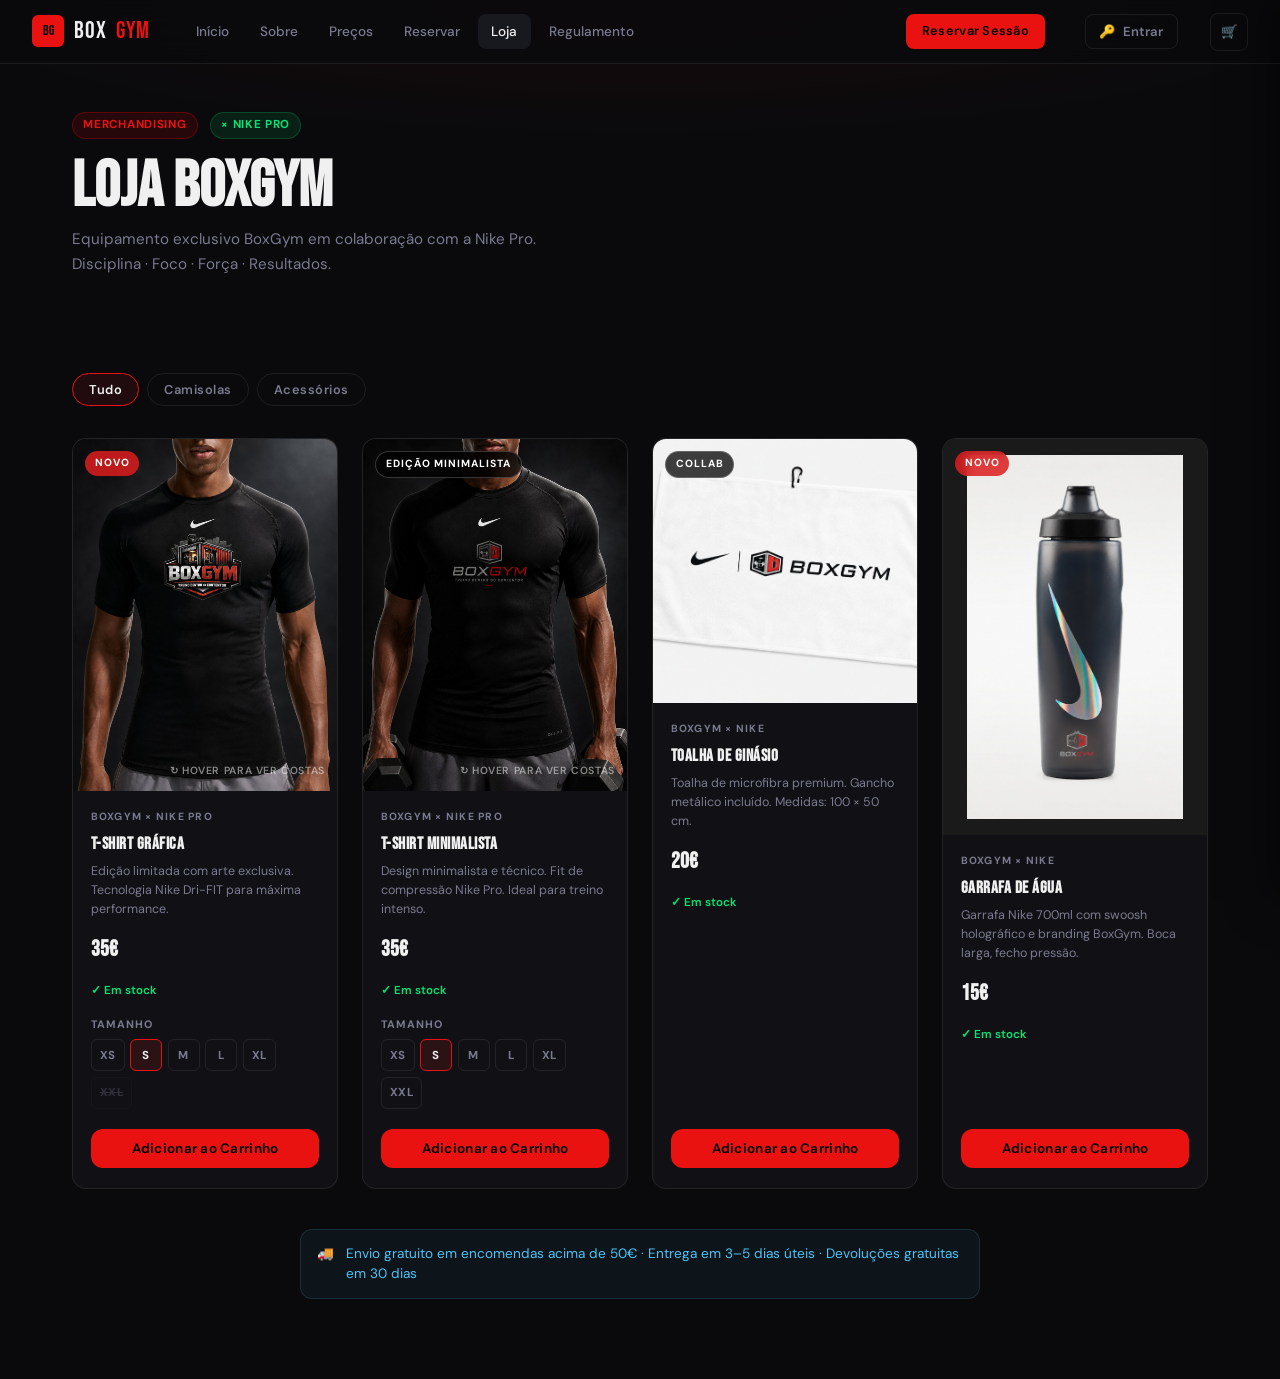
<file: checkout-loja.html>
<!DOCTYPE html>
<html lang="pt">
<head>
  <meta charset="UTF-8">
  <meta name="viewport" content="width=device-width, initial-scale=1.0">
  <title>Finalizar Encomenda — BoxGym</title>
  <link rel="stylesheet" href="css/style.css">
</head>
<body>

<!-- NAV -->
<nav class="nav">
  <a href="index.html" class="nav-logo">
    <div class="logo-icon">BG</div>
    Box<span>Gym</span>
  </a>
  <div class="nav-links">
    <a href="index.html">Início</a>
    <a href="sobre.html">Sobre</a>
    <a href="precos.html">Preços</a>
    <a href="reservar.html">Reservar</a>
    <a href="loja.html">Loja</a>
    <a href="regulamento.html">Regulamento</a>
  </div>
  <a href="conta.html" class="nav-account"><span>🔑</span> Entrar</a>
  <button class="nav-burger" aria-label="Menu"><span></span><span></span><span></span></button>
</nav>
<div class="nav-mobile">
  <a href="index.html">Início</a>
  <a href="sobre.html">Sobre</a>
  <a href="precos.html">Preços</a>
  <a href="reservar.html">Reservar</a>
  <a href="loja.html">Loja</a>
  <a href="regulamento.html">Regulamento</a>
  <a href="conta.html">A Minha Conta</a>
</div>

<!-- PAGE HEADER -->
<div class="page-header">
  <div class="page-header-bg"></div>
  <div class="container">
    <!-- Step indicator -->
    <div class="booking-steps-nav" style="max-width:600px; margin-bottom:1.5rem;">
      <div class="booking-step-item">
        <div class="booking-step-content done">
          <div class="step-circle">✓</div>
          <span>Carrinho</span>
        </div>
        <div class="step-connector"></div>
      </div>
      <div class="booking-step-item">
        <div class="booking-step-content active">
          <div class="step-circle">2</div>
          <span>Pagamento</span>
        </div>
        <div class="step-connector"></div>
      </div>
      <div class="booking-step-item">
        <div class="booking-step-content">
          <div class="step-circle">3</div>
          <span>Confirmação</span>
        </div>
      </div>
    </div>
    <h1 style="font-family:var(--font-head); font-size:clamp(2rem,4vw,3rem); font-weight:900; text-transform:uppercase;">
      Finalizar Encomenda
    </h1>
  </div>
</div>

<!-- CHECKOUT BODY -->
<section style="padding:2.5rem 0 5rem;">
  <div class="container">
    <div class="payment-page-grid">

      <!-- FORM SECTION -->
      <div id="checkoutFormSection">

        <!-- Morada de entrega -->
        <div class="card fade-up" style="margin-bottom:1.5rem;">
          <div style="font-family:var(--font-head); font-size:1.15rem; font-weight:700; text-transform:uppercase; margin-bottom:1.25rem; letter-spacing:0.04em;">
            Morada de Entrega
          </div>
          <div class="form-group">
            <label class="form-label">Nome Completo</label>
            <input type="text" id="shipName" class="form-input" placeholder="O teu nome completo" autocomplete="name">
          </div>
          <div class="form-group">
            <label class="form-label">Morada</label>
            <input type="text" id="shipAddress" class="form-input" placeholder="Rua, número, andar" autocomplete="street-address">
          </div>
          <div style="display:grid; grid-template-columns:1fr 2fr; gap:1rem;">
            <div class="form-group">
              <label class="form-label">Código Postal</label>
              <input type="text" id="shipZip" class="form-input" placeholder="0000-000" maxlength="8" inputmode="numeric">
            </div>
            <div class="form-group">
              <label class="form-label">Cidade</label>
              <input type="text" id="shipCity" class="form-input" placeholder="Cidade" autocomplete="address-level2">
            </div>
          </div>
          <div class="form-group">
            <label class="form-label">Telemóvel / Telefone</label>
            <div style="display:flex; gap:0.75rem; align-items:center;">
              <div style="background:var(--surface2); border:1.5px solid var(--border); border-radius:10px; padding:0.8rem 1rem; color:var(--muted); white-space:nowrap; font-size:0.95rem; flex-shrink:0;">+351</div>
              <input type="tel" id="shipPhone" class="form-input" placeholder="9XX XXX XXX" maxlength="9" inputmode="numeric">
            </div>
          </div>
        </div>

        <!-- Método de Pagamento -->
        <div class="card fade-up" style="margin-bottom:1.5rem;">
          <div style="font-family:var(--font-head); font-size:1.15rem; font-weight:700; text-transform:uppercase; margin-bottom:1.25rem; letter-spacing:0.04em;">
            Método de Pagamento
          </div>
          <div class="payment-methods">
            <label class="payment-method selected">
              <input type="radio" name="shopPayMethod" value="card" checked>
              <div class="payment-method-icon">💳</div>
              <div class="payment-method-info">
                <div class="payment-method-name">Cartão Débito / Crédito</div>
                <div class="payment-method-desc">Visa, Mastercard, American Express</div>
              </div>
              <div class="payment-method-note">Imediato</div>
            </label>
            <label class="payment-method">
              <input type="radio" name="shopPayMethod" value="mbway">
              <div class="payment-method-icon">📱</div>
              <div class="payment-method-info">
                <div class="payment-method-name">MB Way</div>
                <div class="payment-method-desc">Pagamento via telemóvel</div>
              </div>
              <div class="payment-method-note">Imediato</div>
            </label>
            <label class="payment-method">
              <input type="radio" name="shopPayMethod" value="multibanco">
              <div class="payment-method-icon">🏧</div>
              <div class="payment-method-info">
                <div class="payment-method-name">Multibanco</div>
                <div class="payment-method-desc">Referência válida por 5 horas</div>
              </div>
              <div class="payment-method-note" style="color:var(--yellow)">5h para pagar</div>
            </label>
          </div>
        </div>

        <!-- Dados do Cartão -->
        <div id="shopCardForm" class="card fade-up" style="margin-bottom:1.5rem;">
          <div style="font-family:var(--font-head); font-size:1.05rem; font-weight:700; text-transform:uppercase; margin-bottom:1.25rem; letter-spacing:0.04em;">
            Dados do Cartão
          </div>
          <div class="form-group">
            <label class="form-label">Número do Cartão</label>
            <input type="text" id="shopCardNumber" class="form-input" placeholder="0000 0000 0000 0000" maxlength="19" inputmode="numeric">
          </div>
          <div class="form-group">
            <label class="form-label">Nome no Cartão</label>
            <input type="text" id="shopCardName" class="form-input" placeholder="Nome como aparece no cartão" autocomplete="cc-name">
          </div>
          <div class="grid-card-fields">
            <div class="form-group">
              <label class="form-label">Validade</label>
              <input type="text" id="shopCardExpiry" class="form-input" placeholder="MM/AA" maxlength="5" inputmode="numeric">
            </div>
            <div class="form-group">
              <label class="form-label">CVV</label>
              <input type="text" id="shopCardCVV" class="form-input" placeholder="123" maxlength="4" inputmode="numeric">
            </div>
          </div>
          <div class="form-group" style="margin-top:0.5rem;">
            <label class="form-check">
              <input type="checkbox" id="shopTermsCard">
              <span>Aceito os <a href="regulamento.html" style="color:var(--accent); text-decoration:underline;">Termos e Condições</a> da BoxGym.</span>
            </label>
          </div>
          <button class="btn btn-primary btn-full btn-lg shop-pay-btn" style="margin-top:1rem;" onclick="processShopPayment()">
            Pagar e Confirmar &rarr;
          </button>
        </div>

        <!-- MB Way -->
        <div id="shopMBWayForm" style="display:none;" class="card fade-up" style="margin-bottom:1.5rem;">
          <div style="font-family:var(--font-head); font-size:1.05rem; font-weight:700; text-transform:uppercase; margin-bottom:1.25rem; letter-spacing:0.04em;">
            MB Way
          </div>
          <p style="font-size:0.88rem; color:var(--muted); margin-bottom:1.25rem;">Introduz o teu número de telemóvel associado ao MB Way. Receberás uma notificação para confirmar o pagamento.</p>
          <div class="form-group">
            <label class="form-label">Telemóvel MB Way</label>
            <div style="display:flex; gap:0.75rem; align-items:center;">
              <div style="background:var(--surface2); border:1.5px solid var(--border); border-radius:10px; padding:0.8rem 1rem; color:var(--muted); white-space:nowrap; font-size:0.95rem; flex-shrink:0;">+351</div>
              <input type="tel" id="shopMBWayPhone" class="form-input" placeholder="9XX XXX XXX" maxlength="9" inputmode="numeric">
            </div>
          </div>
          <div class="form-group">
            <label class="form-check">
              <input type="checkbox" id="shopTermsMBWay">
              <span>Aceito os <a href="regulamento.html" style="color:var(--accent); text-decoration:underline;">Termos e Condições</a> da BoxGym.</span>
            </label>
          </div>
          <button class="btn btn-primary btn-full btn-lg shop-pay-btn" onclick="processShopPayment()">
            Pagar com MB Way &rarr;
          </button>
        </div>

        <!-- Multibanco -->
        <div id="shopMultibancoForm" style="display:none;" class="card fade-up" style="margin-bottom:1.5rem;">
          <div style="font-family:var(--font-head); font-size:1.05rem; font-weight:700; text-transform:uppercase; margin-bottom:1.25rem; letter-spacing:0.04em;">
            Multibanco
          </div>
          <div class="alert alert-warning" style="margin-bottom:1.25rem;">
            <span>⚠</span>
            <span>A referência tem validade de <strong>5 horas</strong>. Se não pagar dentro deste prazo, a encomenda será cancelada.</span>
          </div>
          <div class="form-group">
            <label class="form-check">
              <input type="checkbox" id="shopTermsMB">
              <span>Aceito os <a href="regulamento.html" style="color:var(--accent); text-decoration:underline;">Termos e Condições</a> e compreendo o prazo de pagamento.</span>
            </label>
          </div>
          <button class="btn btn-primary btn-full btn-lg shop-pay-btn" onclick="processShopPayment()">
            Gerar Referência Multibanco &rarr;
          </button>
        </div>

        <!-- Security note -->
        <div style="display:flex; align-items:center; gap:0.75rem; margin-top:1.5rem; font-size:0.78rem; color:var(--muted);">
          <span style="font-size:1.1rem;">🔒</span>
          <span>Pagamento 100% seguro. Os teus dados são encriptados e nunca são armazenados nos nossos servidores.</span>
        </div>
      </div>

      <!-- CONFIRMATION SECTION -->
      <div id="shopConfirmSection" style="display:none; grid-column:1/-1;">
        <div style="max-width:560px; margin:0 auto; text-align:center; padding:2rem 0;">
          <div class="confirmation-icon">✓</div>
          <h2 style="font-family:var(--font-head); font-size:2.5rem; font-weight:900; text-transform:uppercase; margin-bottom:0.75rem;">Encomenda Confirmada!</h2>
          <p style="color:var(--muted); margin-bottom:2rem;">A tua encomenda foi registada com sucesso. Receberás um email de confirmação em breve.</p>

          <div class="card" style="text-align:left; margin-bottom:1.5rem;">
            <div style="font-family:var(--font-head); font-size:0.9rem; font-weight:700; text-transform:uppercase; color:var(--muted); margin-bottom:1rem; letter-spacing:0.06em;">Detalhes da Encomenda</div>
            <div class="summary-item">
              <span class="summary-item-label">Referência</span>
              <span style="font-weight:700; color:var(--accent); font-family:var(--font-head); font-size:1.1rem;" id="shopConfRef">—</span>
            </div>
            <div class="summary-item">
              <span class="summary-item-label">Artigos</span>
              <span id="shopConfItems">—</span>
            </div>
            <div class="summary-item">
              <span class="summary-item-label">Entrega</span>
              <span id="shopConfAddress">—</span>
            </div>
            <div class="summary-item">
              <span class="summary-item-label">Total Pago</span>
              <span id="shopConfTotal" style="font-weight:600;">—</span>
            </div>
            <div class="summary-item">
              <span class="summary-item-label">Método</span>
              <span id="shopConfMethod">—</span>
            </div>
          </div>

          <!-- Multibanco reference -->
          <div id="shopMBRef" style="display:none;" class="card" style="text-align:left; margin-bottom:1.5rem; border-color:rgba(255,214,0,0.4);">
            <div style="font-family:var(--font-head); font-size:0.9rem; font-weight:700; text-transform:uppercase; color:var(--yellow); margin-bottom:1rem; letter-spacing:0.06em;">Referência Multibanco</div>
            <div class="alert alert-warning" style="margin-bottom:1rem;">
              <span>⏰</span>
              <span>Paga até às <strong id="shopMBDeadline">—</strong> para confirmar a encomenda.</span>
            </div>
            <div class="summary-item"><span class="summary-item-label">Entidade</span><span id="shopMBEntity" style="font-weight:700; font-size:1.1rem; letter-spacing:0.1em;">—</span></div>
            <div class="summary-item"><span class="summary-item-label">Referência</span><span id="shopMBCode" style="font-weight:700; font-size:1.2rem; letter-spacing:0.15em; font-family:var(--font-head); color:var(--accent);">—</span></div>
          </div>

          <div class="alert alert-success" style="margin-bottom:1.5rem; text-align:left;">
            <span>🚚</span>
            <span>A tua encomenda será processada em <strong>1–2 dias úteis</strong> e entregue em <strong>3–5 dias úteis</strong>.</span>
          </div>

          <div style="display:flex; gap:1rem; justify-content:center; flex-wrap:wrap;">
            <a href="loja.html" class="btn btn-primary">Continuar a Comprar</a>
            <a href="index.html" class="btn btn-outline">Página Inicial</a>
          </div>
        </div>
      </div>

      <!-- RIGHT: Order Summary -->
      <div id="shopOrderSummary">
        <div class="summary-panel">
          <div class="summary-title">Resumo da Encomenda</div>
          <div id="shopOrderList"></div>
          <div class="summary-item" style="margin-top:0.75rem; padding-top:0.75rem; border-top:1px solid var(--border);">
            <span style="font-size:0.85rem; color:var(--muted);">Subtotal</span>
            <span id="shopSummarySubtotal">—</span>
          </div>
          <div class="summary-item">
            <span style="font-size:0.85rem; color:var(--muted);">Portes</span>
            <span id="shopSummaryShipping">—</span>
          </div>
          <div class="summary-total" style="margin-top:0.5rem;">
            <span>Total</span>
            <span class="summary-total-value" id="shopSummaryTotal">—</span>
          </div>
          <div style="margin-top:1rem; font-size:0.75rem; color:var(--muted); text-align:center; line-height:1.5;">
            Preços em EUR com IVA incluído.
          </div>
        </div>

        <div class="card" style="margin-top:1.5rem; border-color:rgba(0,230,118,0.2);">
          <div style="font-size:0.8rem; color:var(--muted); display:flex; flex-direction:column; gap:0.5rem;">
            <div style="display:flex; gap:0.5rem; align-items:center;"><span style="color:var(--green)">✓</span> Envio grátis acima de 50€</div>
            <div style="display:flex; gap:0.5rem; align-items:center;"><span style="color:var(--green)">✓</span> Devoluções gratuitas em 30 dias</div>
            <div style="display:flex; gap:0.5rem; align-items:center;"><span style="color:var(--green)">✓</span> Entrega em 3–5 dias úteis</div>
          </div>
        </div>
      </div>

    </div>
  </div>
</section>

<div class="toast-container"></div>
<script src="js/main.js"></script>
<script>
(function () {
  /* ── Load cart from localStorage ──────────── */
  const CART_KEY = 'boxgym_shop_cart';
  let shopCart = [];
  try { shopCart = JSON.parse(localStorage.getItem(CART_KEY) || '[]'); } catch {}

  /* ── Redirect if empty ─────────────────────── */
  if (shopCart.length === 0) {
    window.location.href = 'loja.html';
    return;
  }

  /* ── Render order summary ──────────────────── */
  const subtotal = shopCart.reduce((s, i) => s + i.price * i.qty, 0);
  const shipping = subtotal >= 50 ? 0 : 3.99;
  const totalVal = subtotal + shipping;

  const orderList = document.getElementById('shopOrderList');
  shopCart.forEach(item => {
    const row = document.createElement('div');
    row.className = 'summary-item';
    row.innerHTML = `
      <span class="summary-item-label" style="display:flex;align-items:center;gap:0.6rem;">
        <img src="${item.img}" alt="${item.name}" style="width:36px;height:36px;object-fit:cover;border-radius:6px;flex-shrink:0;background:#1a1a1a;">
        <span>
          ${item.name}
          ${item.size ? `<br><span style="font-size:0.72rem;color:var(--muted)">Tam. ${item.size}</span>` : ''}
          ${item.qty > 1 ? `<br><span style="font-size:0.72rem;color:var(--muted)">× ${item.qty}</span>` : ''}
        </span>
      </span>
      <span style="font-weight:600;white-space:nowrap;">${(item.price * item.qty).toFixed(2).replace('.',',')}€</span>
    `;
    orderList.appendChild(row);
  });

  document.getElementById('shopSummarySubtotal').textContent = subtotal.toFixed(2).replace('.',',') + '€';
  document.getElementById('shopSummaryShipping').textContent = shipping === 0 ? 'Grátis 🎉' : shipping.toFixed(2).replace('.',',') + '€';
  document.getElementById('shopSummaryTotal').textContent = totalVal.toFixed(2).replace('.',',') + '€';

  /* ── Payment method toggle ─────────────────── */
  let selectedMethod = 'card';
  document.querySelectorAll('.payment-method').forEach(el => {
    el.addEventListener('click', () => {
      document.querySelectorAll('.payment-method').forEach(m => m.classList.remove('selected'));
      el.classList.add('selected');
      selectedMethod = el.querySelector('input[type="radio"]').value;
      document.getElementById('shopCardForm').style.display      = selectedMethod === 'card'        ? 'block' : 'none';
      document.getElementById('shopMBWayForm').style.display     = selectedMethod === 'mbway'       ? 'block' : 'none';
      document.getElementById('shopMultibancoForm').style.display = selectedMethod === 'multibanco' ? 'block' : 'none';
    });
  });

  /* ── Card number mask ──────────────────────── */
  const cn = document.getElementById('shopCardNumber');
  if (cn) {
    cn.addEventListener('input', e => {
      let v = e.target.value.replace(/\D/g,'').slice(0,16);
      e.target.value = v.replace(/(.{4})/g,'$1 ').trim();
    });
  }
  const ce = document.getElementById('shopCardExpiry');
  if (ce) {
    ce.addEventListener('input', e => {
      let v = e.target.value.replace(/\D/g,'').slice(0,4);
      if (v.length >= 3) v = v.slice(0,2) + '/' + v.slice(2);
      e.target.value = v;
    });
  }

  /* ── Validation ────────────────────────────── */
  function validateAddress() {
    const name  = document.getElementById('shipName')?.value.trim();
    const addr  = document.getElementById('shipAddress')?.value.trim();
    const zip   = document.getElementById('shipZip')?.value.trim();
    const city  = document.getElementById('shipCity')?.value.trim();
    const phone = document.getElementById('shipPhone')?.value.replace(/\s/g,'');
    if (!name || name.length < 3)          { Toast.show('Nome de entrega obrigatório', 'error'); return false; }
    if (!addr || addr.length < 5)          { Toast.show('Morada de entrega obrigatória', 'error'); return false; }
    if (!zip  || zip.length < 7)           { Toast.show('Código postal inválido (ex: 1000-001)', 'error'); return false; }
    if (!city || city.length < 2)          { Toast.show('Cidade obrigatória', 'error'); return false; }
    if (!phone || phone.length < 9)        { Toast.show('Telemóvel inválido (9 dígitos)', 'error'); return false; }
    return { name, addr, zip, city, phone };
  }

  function validateCard() {
    const num   = document.getElementById('shopCardNumber')?.value.replace(/\s/g,'');
    const name  = document.getElementById('shopCardName')?.value.trim();
    const exp   = document.getElementById('shopCardExpiry')?.value;
    const cvv   = document.getElementById('shopCardCVV')?.value;
    const terms = document.getElementById('shopTermsCard')?.checked;
    if (!num || num.length < 16)               { Toast.show('Número de cartão inválido', 'error'); return false; }
    if (!name || name.length < 3)              { Toast.show('Nome no cartão obrigatório', 'error'); return false; }
    if (!exp || !/^\d{2}\/\d{2}$/.test(exp))  { Toast.show('Validade inválida (ex: 12/27)', 'error'); return false; }
    if (!cvv || cvv.length < 3)                { Toast.show('CVV inválido (3-4 dígitos)', 'error'); return false; }
    if (!terms)                                { Toast.show('Deves aceitar os Termos para continuar', 'error'); return false; }
    return true;
  }

  function validateMBWay() {
    const phone = document.getElementById('shopMBWayPhone')?.value.replace(/\s/g,'');
    const terms = document.getElementById('shopTermsMBWay')?.checked;
    if (!phone || phone.length < 9) { Toast.show('Número de telemóvel inválido (9 dígitos)', 'error'); return false; }
    if (!terms)                     { Toast.show('Deves aceitar os Termos para continuar', 'error'); return false; }
    return true;
  }

  function validateMultibanco() {
    const terms = document.getElementById('shopTermsMB')?.checked;
    if (!terms) { Toast.show('Deves aceitar os Termos para continuar', 'error'); return false; }
    return true;
  }

  /* ── Process Payment ───────────────────────── */
  window.processShopPayment = function () {
    const address = validateAddress();
    if (!address) return;
    if (selectedMethod === 'card'        && !validateCard())       return;
    if (selectedMethod === 'mbway'       && !validateMBWay())      return;
    if (selectedMethod === 'multibanco'  && !validateMultibanco())  return;

    // Show loading on all pay buttons
    document.querySelectorAll('.shop-pay-btn').forEach(b => {
      b.disabled = true;
      b.innerHTML = '<span style="display:inline-flex;align-items:center;gap:0.5rem;"><svg width="16" height="16" viewBox="0 0 16 16" style="animation:spin 0.7s linear infinite"><circle cx="8" cy="8" r="6" fill="none" stroke="currentColor" stroke-width="2" stroke-dasharray="25" stroke-dashoffset="10"/></svg>A processar…</span>';
    });

    const delay = selectedMethod === 'multibanco' ? 800 : 2200;
    setTimeout(() => showShopConfirmation(address), delay);
  };

  function showShopConfirmation(address) {
    const ref = 'LJ-' + Math.random().toString(36).slice(2,8).toUpperCase();
    const methodLabels = { card: 'Cartão Bancário', mbway: 'MB Way', multibanco: 'Multibanco' };
    const totalItems = shopCart.reduce((s, i) => s + i.qty, 0);

    document.getElementById('shopConfRef').textContent     = ref;
    document.getElementById('shopConfItems').textContent   = `${totalItems} artigo(s)`;
    document.getElementById('shopConfAddress').textContent = `${address.addr}, ${address.zip} ${address.city}`;
    document.getElementById('shopConfTotal').textContent   = totalVal.toFixed(2).replace('.',',') + '€';
    document.getElementById('shopConfMethod').textContent  = methodLabels[selectedMethod];

    if (selectedMethod === 'multibanco') {
      document.getElementById('shopMBRef').style.display = 'block';
      document.getElementById('shopMBEntity').textContent = '11249';
      document.getElementById('shopMBCode').textContent =
        Math.floor(Math.random()*900000000+100000000)
          .toString()
          .replace(/(.{3})(.{3})(.{3})/, '$1 $2 $3');
      const deadline = new Date();
      deadline.setHours(deadline.getHours() + 5);
      document.getElementById('shopMBDeadline').textContent =
        deadline.toLocaleTimeString('pt-PT', { hour:'2-digit', minute:'2-digit' });
    }

    // Save order — always, regardless of login state
    const newOrder = {
      ref,
      items: shopCart.map(i => ({ name: i.name, price: i.price, img: i.img, size: i.size, qty: i.qty })),
      address: `${address.addr}, ${address.zip} ${address.city}`,
      total: totalVal.toFixed(2).replace('.',',') + '€',
      method: selectedMethod,
      methodLabel: methodLabels[selectedMethod],
      status: selectedMethod === 'multibanco' ? 'pending' : 'confirmed',
      mbEntity: selectedMethod === 'multibanco' ? '11249' : null,
      mbRef: selectedMethod === 'multibanco' ? document.getElementById('shopMBCode')?.textContent : null,
      mbDeadline: selectedMethod === 'multibanco' ? document.getElementById('shopMBDeadline')?.textContent : null,
      createdAt: new Date().toISOString()
    };

    // Save to standalone key (always readable in conta.html)
    try {
      const existing = JSON.parse(localStorage.getItem('boxgym_shop_orders') || '[]');
      existing.push(newOrder);
      localStorage.setItem('boxgym_shop_orders', JSON.stringify(existing));
    } catch {}

    // Also attach to account if logged in
    try {
      const user = typeof Account !== 'undefined' ? Account.get() : null;
      if (user) {
        user.shopOrders = JSON.parse(localStorage.getItem('boxgym_shop_orders') || '[]');
        Account.set(user);
      }
    } catch {}

    // Clear shop cart
    localStorage.removeItem(CART_KEY);

    // Swap sections
    document.getElementById('checkoutFormSection').style.display = 'none';
    document.getElementById('shopOrderSummary').style.display    = 'none';
    const conf = document.getElementById('shopConfirmSection');
    conf.style.display = 'block';
    conf.scrollIntoView({ behavior:'smooth' });

    Toast.show('Encomenda confirmada com sucesso! 🎉', 'success', 5000);
  }
})();
</script>
</body>
</html>
</file>
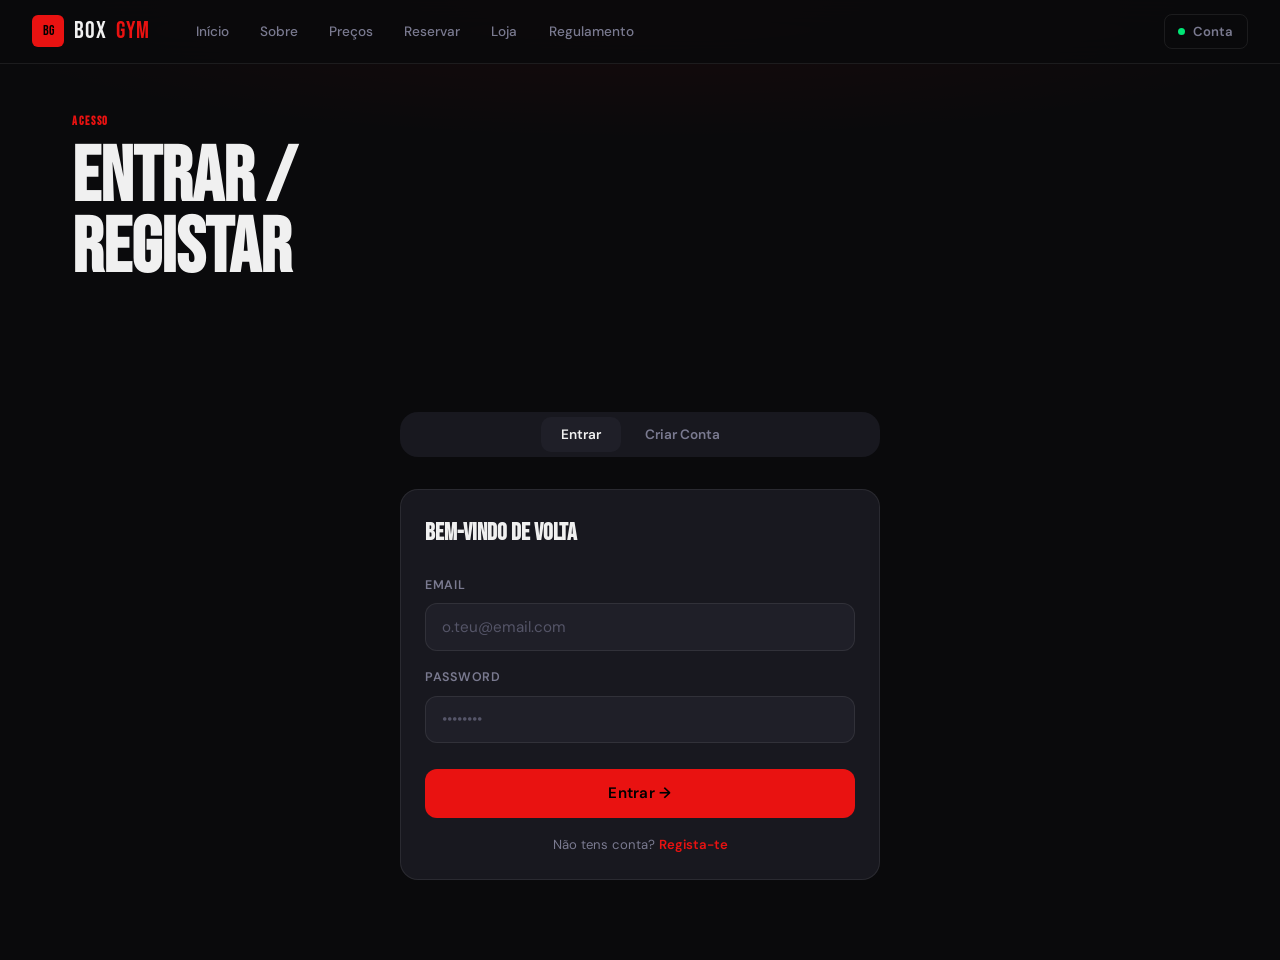
<file: conta.html>
<!DOCTYPE html>
<html lang="pt">
<head>
  <meta charset="UTF-8">
  <meta name="viewport" content="width=device-width, initial-scale=1.0">
  <title>A Minha Conta — BoxGym</title>
  <link rel="stylesheet" href="css/style.css">
</head>
<body>

<nav class="nav">
  <a href="index.html" class="nav-logo"><div class="logo-icon">BG</div>Box<span>Gym</span></a>
  <div class="nav-links">
    <a href="index.html">Início</a><a href="sobre.html">Sobre</a><a href="precos.html">Preços</a>
    <a href="reservar.html">Reservar</a>
    <a href="loja.html">Loja</a><a href="regulamento.html">Regulamento</a>
  </div>
  <a href="conta.html" class="nav-account" style="margin-left:auto"><span class="dot"></span> Conta</a>
  <button class="nav-burger"><span></span><span></span><span></span></button>
</nav>
<div class="nav-mobile">
  <a href="index.html">Início</a><a href="sobre.html">Sobre</a><a href="precos.html">Preços</a>
  <a href="reservar.html">Reservar</a>
    <a href="loja.html">Loja</a><a href="regulamento.html">Regulamento</a><a href="conta.html">A Minha Conta</a>
</div>

<!-- AUTH section (shown when logged out) -->
<div id="authSection" style="display:none;">
  <div class="page-header">
    <div class="page-header-bg"></div>
    <div class="container">
      <div class="section-label fade-up">Acesso</div>
      <h1 style="font-family:var(--font-head);font-size:clamp(2.5rem,6vw,5rem);font-weight:900;text-transform:uppercase;line-height:0.92;" class="fade-up delay-1">
        Entrar /<br>Registar
      </h1>
    </div>
  </div>
  <section>
    <div class="container">
      <div style="max-width:480px;margin:0 auto;">
        <!-- Tabs -->
        <div class="account-tabs" style="width:100%;justify-content:center;margin-bottom:2rem;">
          <button class="account-tab active" id="loginTabBtn">Entrar</button>
          <button class="account-tab" id="registerTabBtn">Criar Conta</button>
        </div>

        <!-- Login form -->
        <div id="loginForm" class="card fade-up">
          <h2 style="font-family:var(--font-head);font-size:1.5rem;text-transform:uppercase;margin-bottom:1.5rem;">Bem-vindo de volta</h2>
          <div class="form-group">
            <label class="form-label">Email</label>
            <input type="email" id="loginEmail" class="form-input" placeholder="o.teu@email.com">
          </div>
          <div class="form-group">
            <label class="form-label">Password</label>
            <input type="password" id="loginPassword" class="form-input" placeholder="••••••••">
          </div>
          <button class="btn btn-primary btn-full btn-lg" id="loginBtn" style="margin-top:0.5rem;">
            Entrar &rarr;
          </button>
          <div style="text-align:center;margin-top:1rem;font-size:0.82rem;color:var(--muted);">
            Não tens conta? <button onclick="switchToRegister()" style="background:none;border:none;color:var(--accent);font-size:0.82rem;cursor:pointer;font-weight:600;">Regista-te</button>
          </div>
        </div>

        <!-- Register form -->
        <div id="registerForm" class="card fade-up" style="display:none;">
          <h2 style="font-family:var(--font-head);font-size:1.5rem;text-transform:uppercase;margin-bottom:1.5rem;">Criar Conta</h2>
          <div class="grid-name">
            <div class="form-group">
              <label class="form-label">Nome</label>
              <input type="text" id="regName" class="form-input" placeholder="Nome">
            </div>
            <div class="form-group">
              <label class="form-label">Apelido</label>
              <input type="text" id="regSurname" class="form-input" placeholder="Apelido">
            </div>
          </div>
          <div class="form-group">
            <label class="form-label">Email</label>
            <input type="email" id="regEmail" class="form-input" placeholder="o.teu@email.com">
          </div>
          <div class="form-group">
            <label class="form-label">Telemóvel</label>
            <input type="tel" id="regPhone" class="form-input" placeholder="+351 9XX XXX XXX">
          </div>
          <div class="form-group">
            <label class="form-label">Password</label>
            <input type="password" id="regPassword" class="form-input" placeholder="Mínimo 8 caracteres">
          </div>
          <div class="form-group">
            <label class="form-check">
              <input type="checkbox" id="regPlan">
              <span>Aderir ao <strong>Plano Mensal (50€/mês)</strong> — 11 sessões incluídas</span>
            </label>
          </div>
          <div class="form-group">
            <label class="form-check">
              <input type="checkbox" id="regTerms" required>
              <span>Aceito o <a href="regulamento.html" style="color:var(--accent)">Regulamento Interno</a> do BoxGym.</span>
            </label>
          </div>
          <button class="btn btn-primary btn-full btn-lg" id="registerBtn" style="margin-top:0.5rem;">
            Criar Conta &rarr;
          </button>
          <div style="text-align:center;margin-top:1rem;font-size:0.82rem;color:var(--muted);">
            Já tens conta? <button onclick="switchToLogin()" style="background:none;border:none;color:var(--accent);font-size:0.82rem;cursor:pointer;font-weight:600;">Entrar</button>
          </div>
        </div>
      </div>
    </div>
  </section>
</div>

<!-- DASHBOARD section (shown when logged in) -->
<div id="dashSection" style="display:none;">
  <div class="page-header">
    <div class="page-header-bg"></div>
    <div class="container">
      <div class="section-label fade-up">Dashboard</div>
      <h1 style="font-family:var(--font-head);font-size:clamp(2rem,5vw,4rem);font-weight:900;text-transform:uppercase;line-height:0.95;" class="fade-up delay-1">
        Olá, <span id="dashName" style="color:var(--accent)">—</span>!
      </h1>
      <p style="color:var(--muted);margin-top:0.5rem;" class="fade-up delay-2" id="dashPlanTag"></p>
    </div>
  </div>
  <section>
    <div class="container">
      <div class="account-tabs">
        <button class="account-tab active" data-tab="tab-reservas">As Minhas Reservas</button>
        <button class="account-tab" data-tab="tab-encomendas">Encomendas</button>
        <button class="account-tab" data-tab="tab-plano">Plano &amp; Faturação</button>
        <button class="account-tab" data-tab="tab-perfil">Perfil</button>
      </div>

      <!-- Reservas -->
      <div class="account-tab-content active" id="tab-reservas">
        <div style="display:flex;justify-content:space-between;align-items:center;margin-bottom:1.5rem;flex-wrap:wrap;gap:1rem;">
          <div>
            <div class="section-label">As Tuas Sessões</div>
            <h2 style="font-family:var(--font-head);font-size:1.8rem;text-transform:uppercase;">Reservas</h2>
          </div>
          <a href="reservar.html" class="btn btn-primary">+ Nova Reserva</a>
        </div>
        <div id="bookingsList">
          <div class="sessions-empty" style="padding:3rem;">
            <span style="font-size:3rem;">📅</span>
            <p>Ainda não tens reservas.<br><a href="reservar.html" style="color:var(--accent)">Reservar agora</a></p>
          </div>
        </div>
      </div>

      <!-- Encomendas -->
      <div class="account-tab-content" id="tab-encomendas">
        <div style="display:flex;justify-content:space-between;align-items:center;margin-bottom:1.5rem;flex-wrap:wrap;gap:1rem;">
          <div>
            <div class="section-label">As Tuas Compras</div>
            <h2 style="font-family:var(--font-head);font-size:1.8rem;text-transform:uppercase;">Encomendas</h2>
          </div>
          <a href="loja.html" class="btn btn-primary">Ir à Loja</a>
        </div>
        <div id="ordersList">
          <div class="sessions-empty" style="padding:3rem;">
            <span style="font-size:3rem;">📦</span>
            <p>Ainda não tens encomendas.<br><a href="loja.html" style="color:var(--accent)">Visitar a loja</a></p>
          </div>
        </div>
      </div>

      <!-- Plano -->
      <div class="account-tab-content" id="tab-plano">
        <div id="planSection"></div>
      </div>

      <!-- Perfil -->
      <div class="account-tab-content" id="tab-perfil">
        <div style="max-width:480px;">
          <div class="section-label">Os Teus Dados</div>
          <h2 style="font-family:var(--font-head);font-size:1.8rem;text-transform:uppercase;margin-bottom:1.5rem;">Perfil</h2>
          <div class="card" id="profileCard"></div>
          <button class="btn btn-danger btn-sm" id="logoutBtn" style="margin-top:1.5rem;">Terminar Sessão</button>
        </div>
      </div>
    </div>
  </section>
</div>

<div class="toast-container"></div>
<script src="js/main.js"></script>
<script>
document.addEventListener('DOMContentLoaded', () => {
  const user = Account.get();

  const authSection  = document.getElementById('authSection');
  const dashSection  = document.getElementById('dashSection');
  const loginTabBtn  = document.getElementById('loginTabBtn');
  const regTabBtn    = document.getElementById('registerTabBtn');

  if (user) {
    dashSection.style.display = 'block';
    loadDashboard(user);
  } else {
    authSection.style.display = 'block';
  }

  // Tab switching
  if (loginTabBtn) loginTabBtn.addEventListener('click', switchToLogin);
  if (regTabBtn)   regTabBtn.addEventListener('click', switchToRegister);

  // Login
  const loginBtn = document.getElementById('loginBtn');
  if (loginBtn) {
    loginBtn.addEventListener('click', () => {
      const email = document.getElementById('loginEmail').value.trim();
      const pw    = document.getElementById('loginPassword').value;
      if (!email || !pw) { Toast.show('Preenche todos os campos', 'error'); return; }
      // Demo: accept any credentials, create demo account
      let u = Account.get();
      if (!u) {
        u = { name: email.split('@')[0], email, plan: false, planSessions: 0, bookings: [], createdAt: new Date().toISOString() };
      }
      Account.set(u);
      Toast.show('Sessão iniciada com sucesso!', 'success');
      setTimeout(() => location.reload(), 800);
    });
  }

  // Register
  const registerBtn = document.getElementById('registerBtn');
  if (registerBtn) {
    registerBtn.addEventListener('click', () => {
      const name    = document.getElementById('regName').value.trim();
      const surname = document.getElementById('regSurname').value.trim();
      const email   = document.getElementById('regEmail').value.trim();
      const phone   = document.getElementById('regPhone').value.trim();
      const pw      = document.getElementById('regPassword').value;
      const plan    = document.getElementById('regPlan').checked;
      const terms   = document.getElementById('regTerms').checked;

      if (!name || !email || !pw) { Toast.show('Preenche os campos obrigatórios', 'error'); return; }
      if (pw.length < 8)           { Toast.show('A password deve ter pelo menos 8 caracteres', 'error'); return; }
      if (!terms)                  { Toast.show('Deves aceitar o Regulamento', 'error'); return; }

      const u = {
        name: name + (surname ? ' ' + surname : ''),
        email, phone,
        plan,
        planSessions: 0,
        bookings: [],
        createdAt: new Date().toISOString()
      };
      Account.set(u);
      Toast.show('Conta criada com sucesso! Bem-vindo ao BoxGym 🎉', 'success', 4000);
      setTimeout(() => location.reload(), 1000);
    });
  }

  // Logout
  const logoutBtn = document.getElementById('logoutBtn');
  if (logoutBtn) {
    logoutBtn.addEventListener('click', () => {
      if (confirm('Tens a certeza que queres terminar a sessão?')) Account.logout();
    });
  }
});

function switchToLogin() {
  document.getElementById('loginForm').style.display = 'block';
  document.getElementById('registerForm').style.display = 'none';
  document.getElementById('loginTabBtn').classList.add('active');
  document.getElementById('registerTabBtn').classList.remove('active');
}
function switchToRegister() {
  document.getElementById('loginForm').style.display = 'none';
  document.getElementById('registerForm').style.display = 'block';
  document.getElementById('registerTabBtn').classList.add('active');
  document.getElementById('loginTabBtn').classList.remove('active');
}

function loadDashboard(user) {
  // Name
  document.getElementById('dashName').textContent = user.name ? user.name.split(' ')[0] : 'Utilizador';
  const planTag = document.getElementById('dashPlanTag');
  planTag.innerHTML = user.plan
    ? `<span class="tag tag-accent">Plano Mensal Ativo</span> &nbsp; <span style="font-size:0.82rem;">${11 - (user.planSessions||0)} sessões restantes este mês</span>`
    : `<span class="tag tag-muted">Sem Plano</span>`;

  // Bookings
  const bookingsList = document.getElementById('bookingsList');
  const bookings = user.bookings || [];
  if (bookings.length > 0) {
    bookingsList.innerHTML = '';
    const upcoming = bookings.slice().reverse();
    upcoming.forEach(b => {
      const hStr = String(b.slot).padStart(2,'0');
      const isConfirmed = b.status !== 'pending';
      const el = document.createElement('div');
      el.className = 'booking-entry';
      el.innerHTML = `
        <div class="booking-entry-info">
          <div class="booking-entry-date">${fmtDate(b.date)} · ${hStr}h00</div>
          <div class="booking-entry-meta">Ref: ${b.ref} · ${b.label} · ${b.companion ? '👥 Acompanhante' : '1 pessoa'}</div>
        </div>
        <div class="booking-entry-badge">
          <span class="tag ${isConfirmed ? 'tag-green' : 'tag-yellow'}">${isConfirmed ? 'Confirmado' : 'Pendente'}</span>
        </div>
      `;
      bookingsList.appendChild(el);
    });
  }

  // Orders
  const ordersList = document.getElementById('ordersList');
  let orders = [];
  try {
    const raw = localStorage.getItem('boxgym_shop_orders');
    if (raw) orders = JSON.parse(raw);
  } catch(e) {}
  if (!Array.isArray(orders) || !orders.length) orders = Array.isArray(user.shopOrders) ? user.shopOrders : [];

  if (orders.length > 0) {
    ordersList.innerHTML = '';
    const statusLabel = { confirmed: 'Confirmada', pending: 'Pagamento Pendente', shipped: 'Enviada', delivered: 'Entregue' };
    const statusTag   = { confirmed: 'tag-green', pending: 'tag-yellow', shipped: 'tag-accent', delivered: 'tag-green' };

    orders.slice().reverse().forEach(function(order) {
      var card = document.createElement('div');
      card.className = 'card fade-up:visible';
      card.style.marginBottom = '1rem';

      // Header row
      var header = document.createElement('div');
      header.style.cssText = 'display:flex;justify-content:space-between;align-items:flex-start;gap:1rem;margin-bottom:1rem;flex-wrap:wrap;';

      var info = document.createElement('div');
      var refDiv = document.createElement('div');
      refDiv.style.cssText = 'font-family:var(--font-head);font-size:1rem;font-weight:700;text-transform:uppercase;letter-spacing:0.04em;';
      refDiv.textContent = 'Encomenda ' + (order.ref || '—');
      var metaDiv = document.createElement('div');
      metaDiv.style.cssText = 'font-size:0.78rem;color:var(--muted);margin-top:0.2rem;';
      var dateStr = '—';
      try { dateStr = new Date(order.createdAt).toLocaleDateString('pt-PT', {day:'2-digit',month:'short',year:'numeric'}); } catch(e) {}
      metaDiv.innerHTML = dateStr + ' · ' + (order.methodLabel || '—') + ' · Total: <strong>' + (order.total || '—') + '</strong>';
      var addrDiv = document.createElement('div');
      addrDiv.style.cssText = 'font-size:0.78rem;color:var(--muted);margin-top:0.15rem;';
      addrDiv.textContent = '📍 ' + (order.address || '—');
      info.appendChild(refDiv);
      info.appendChild(metaDiv);
      info.appendChild(addrDiv);

      var badge = document.createElement('span');
      badge.className = 'tag ' + (statusTag[order.status] || 'tag-muted');
      badge.style.flexShrink = '0';
      badge.textContent = statusLabel[order.status] || (order.status || '—');

      header.appendChild(info);
      header.appendChild(badge);
      card.appendChild(header);

      // Items
      var items = Array.isArray(order.items) ? order.items : [];
      items.forEach(function(i) {
        var row = document.createElement('div');
        row.style.cssText = 'display:flex;align-items:center;gap:0.75rem;padding:0.5rem 0;border-bottom:1px solid var(--border);';
        var img = document.createElement('img');
        img.src = i.img || '';
        img.alt = i.name || '';
        img.style.cssText = 'width:42px;height:42px;object-fit:cover;border-radius:8px;background:#1a1a1a;flex-shrink:0;';
        var itemInfo = document.createElement('div');
        itemInfo.style.cssText = 'flex:1;min-width:0;';
        var nameDiv = document.createElement('div');
        nameDiv.style.cssText = 'font-size:0.88rem;font-weight:600;';
        nameDiv.textContent = i.name || '—';
        var descDiv = document.createElement('div');
        descDiv.style.cssText = 'font-size:0.75rem;color:var(--muted);';
        descDiv.textContent = (i.size ? 'Tam. ' + i.size + ' · ' : '') + 'Qtd: ' + (i.qty || 1);
        itemInfo.appendChild(nameDiv);
        itemInfo.appendChild(descDiv);
        var priceDiv = document.createElement('div');
        priceDiv.style.cssText = 'font-weight:600;font-size:0.9rem;white-space:nowrap;';
        var lineTotal = (Number(i.price) || 0) * (Number(i.qty) || 1);
        priceDiv.textContent = lineTotal.toFixed(2).replace('.',',') + '€';
        row.appendChild(img);
        row.appendChild(itemInfo);
        row.appendChild(priceDiv);
        card.appendChild(row);
      });

      // Multibanco reference
      if (order.method === 'multibanco' && order.status === 'pending') {
        var mbDiv = document.createElement('div');
        mbDiv.className = 'alert alert-warning';
        mbDiv.style.marginTop = '1rem';
        mbDiv.style.fontSize = '0.8rem';
        mbDiv.innerHTML = '<span>🏧</span><span>Entidade: <strong>' + (order.mbEntity||'—') + '</strong> · Ref: <strong>' + (order.mbRef||'—') + '</strong> · Pagar até às <strong>' + (order.mbDeadline||'—') + '</strong></span>';
        card.appendChild(mbDiv);
      }

      ordersList.appendChild(card);
    });
  }

  // Plan section
  const planSection = document.getElementById('planSection');
  if (user.plan) {
    const used = user.planSessions || 0;
    planSection.innerHTML = `
      <div class="section-label">Subscrição</div>
      <h2 style="font-family:var(--font-head);font-size:1.8rem;text-transform:uppercase;margin-bottom:1.5rem;">Plano Mensal</h2>
      <div class="card" style="max-width:480px;border-color:rgba(255, 0, 0, 0.3);">
        <div style="display:flex;justify-content:space-between;align-items:center;margin-bottom:1.25rem;">
          <div>
            <div style="font-family:var(--font-head);font-size:1.3rem;text-transform:uppercase;">Plano Mensal</div>
            <div style="font-size:0.82rem;color:var(--muted);">50€/mês · Renovação automática</div>
          </div>
          <span class="tag tag-green">Ativo</span>
        </div>
        <div class="plan-indicator" style="margin-bottom:1.25rem;">
          <div class="plan-indicator-label">
            <span>Sessões utilizadas</span>
            <span>${used}/11</span>
          </div>
          <div class="plan-progress">
            <div class="plan-progress-bar" style="width:${(used/11)*100}%"></div>
          </div>
        </div>
        <div style="font-size:0.82rem;color:var(--muted);margin-bottom:1.25rem;">
          ${11 - used} sessões disponíveis este mês. As sessões renovam no início do próximo mês.
        </div>
        <button class="btn btn-ghost btn-sm btn-full" onclick="if(confirm('Cancelar o plano mensal?')){const u=Account.get();u.plan=false;Account.set(u);Toast.show('Plano cancelado','info');setTimeout(()=>location.reload(),800);}">
          Cancelar Plano
        </button>
      </div>
    `;
  } else {
    planSection.innerHTML = `
      <div class="section-label">Subscrição</div>
      <h2 style="font-family:var(--font-head);font-size:1.8rem;text-transform:uppercase;margin-bottom:1.5rem;">Sem Plano Ativo</h2>
      <div class="card" style="max-width:480px;">
        <div style="font-family:var(--font-head);font-size:1.3rem;text-transform:uppercase;margin-bottom:0.5rem;">Plano Mensal</div>
        <div style="font-family:var(--font-head);font-size:3rem;color:var(--accent);line-height:1;margin-bottom:0.25rem;">50€<sup style="font-size:1.2rem;">/mês</sup></div>
        <p style="font-size:0.88rem;color:var(--muted);margin:1rem 0;">11 sessões incluídas por mês. Sem fidelização. Cancela quando quiseres.</p>
        <button class="btn btn-primary btn-full" onclick="const u=Account.get();u.plan=true;u.planSessions=0;Account.set(u);Toast.show('Plano ativado! 🎉','success',4000);setTimeout(()=>location.reload(),1000);">
          Aderir ao Plano &rarr;
        </button>
      </div>
    `;
  }

  // Profile
  const profileCard = document.getElementById('profileCard');
  profileCard.innerHTML = `
    <div class="form-group">
      <label class="form-label">Nome</label>
      <input type="text" class="form-input" value="${user.name || ''}" id="pfName">
    </div>
    <div class="form-group">
      <label class="form-label">Email</label>
      <input type="email" class="form-input" value="${user.email || ''}" id="pfEmail">
    </div>
    <div class="form-group">
      <label class="form-label">Telemóvel</label>
      <input type="tel" class="form-input" value="${user.phone || ''}" id="pfPhone" placeholder="+351 9XX XXX XXX">
    </div>
    <div style="font-size:0.78rem;color:var(--muted);margin-bottom:1rem;">Membro desde ${new Date(user.createdAt||Date.now()).toLocaleDateString('pt-PT')}</div>
    <button class="btn btn-primary" onclick="
      const u=Account.get();
      u.name=document.getElementById('pfName').value;
      u.email=document.getElementById('pfEmail').value;
      u.phone=document.getElementById('pfPhone').value;
      Account.set(u);
      Toast.show('Perfil atualizado!','success');
    ">Guardar Alterações</button>
  `;
}
</script>
</body>
</html>
</file>
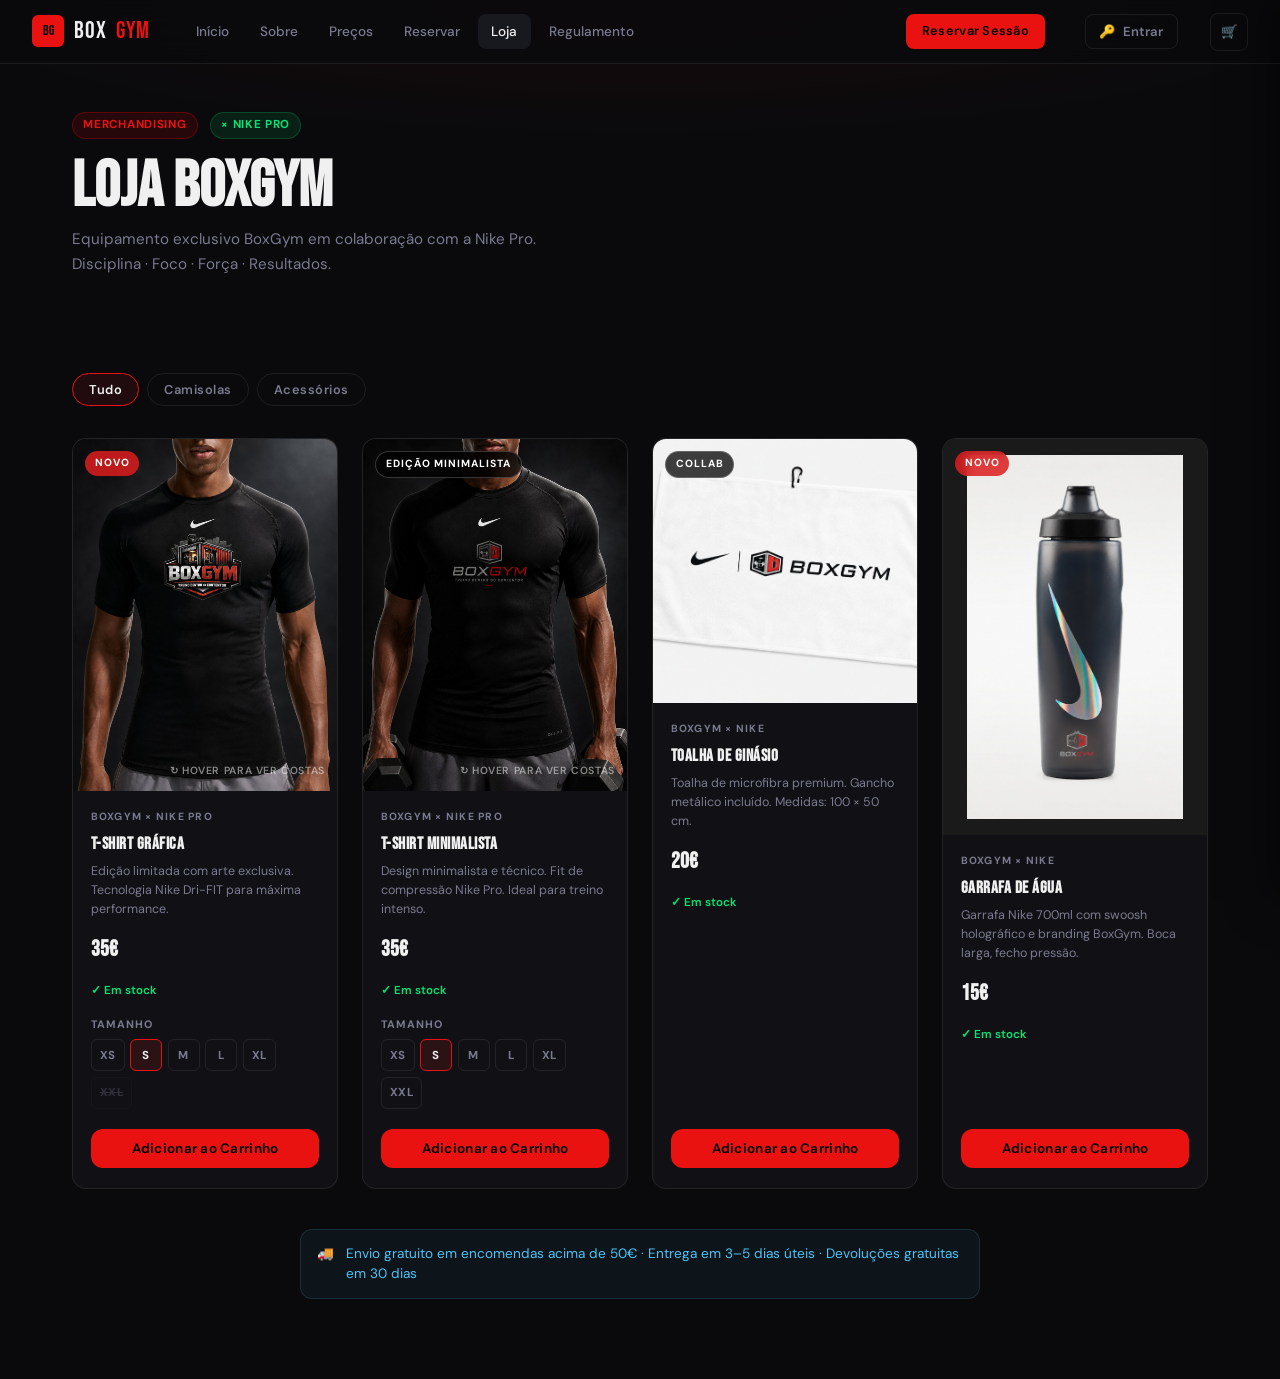
<file: loja.html>
<!DOCTYPE html>
<html lang="pt">
<head>
  <meta charset="UTF-8">
  <meta name="viewport" content="width=device-width, initial-scale=1.0">
  <title>Loja — BoxGym</title>
  <link rel="stylesheet" href="css/style.css">
</head>
<body>

<!-- NAV -->
<nav class="nav">
  <a href="index.html" class="nav-logo">
    <div class="logo-icon">BG</div>
    Box<span>Gym</span>
  </a>
  <div class="nav-links">
    <a href="index.html">Início</a>
    <a href="sobre.html">Sobre</a>
    <a href="precos.html">Preços</a>
    <a href="reservar.html">Reservar</a>
    <a href="loja.html" class="active">Loja</a>
    <a href="regulamento.html">Regulamento</a>
  </div>
  <a href="reservar.html" class="btn btn-primary btn-sm nav-cta">Reservar Sessão</a>
  <a href="conta.html" class="nav-account"><span>🔑</span> Entrar</a>
  <!-- Cart button -->
  <button class="nav-cart" id="navCartBtn" title="Carrinho">
    🛒
    <span class="nav-cart-bubble" id="navCartBubble">0</span>
  </button>
  <button class="nav-burger" aria-label="Menu"><span></span><span></span><span></span></button>
</nav>
<div class="nav-mobile">
  <a href="index.html">Início</a>
  <a href="sobre.html">Sobre</a>
  <a href="precos.html">Preços</a>
  <a href="reservar.html">Reservar</a>
  <a href="loja.html">Loja</a>
  <a href="regulamento.html">Regulamento</a>
  <a href="conta.html">A Minha Conta</a>
</div>

<!-- PAGE HEADER -->
<div class="page-header">
  <div class="page-header-bg"></div>
  <div class="container">
    <div style="display:flex; align-items:center; gap:0.75rem; margin-bottom:1rem;">
      <span class="tag tag-accent">Merchandising</span>
      <span class="tag tag-green">× Nike Pro</span>
    </div>
    <h1 style="font-family:var(--font-head); font-size:clamp(2.2rem,6vw,4rem); font-weight:900; text-transform:uppercase; margin-bottom:0.5rem; line-height:1;">
      Loja BoxGym
    </h1>
    <p style="color:var(--muted); font-size:0.95rem; max-width:480px; line-height:1.65;">
      Equipamento exclusivo BoxGym em colaboração com a Nike Pro. Disciplina · Foco · Força · Resultados.
    </p>
  </div>
</div>

<!-- SHOP BODY -->
<section style="padding:3rem 0 5rem;">
  <div class="container">

    <!-- Filters -->
    <div class="shop-filters">
      <button class="filter-btn active" data-filter="all">Tudo</button>
      <button class="filter-btn" data-filter="camisola">Camisolas</button>
      <button class="filter-btn" data-filter="acessorio">Acessórios</button>
    </div>

    <!-- Product grid -->
    <div class="shop-grid" id="shopGrid">

      <!-- PRODUCT 1: Camisola Gráfica -->
      <div class="product-card" data-category="camisola">
        <div class="product-img-wrap">
          <img class="front" src="img/tshirt1-front.png" alt="Camisola BoxGym Gráfica — Frente">
          <img class="back"  src="img/tshirt1-back.png"  alt="Camisola BoxGym Gráfica — Costas">
          <span class="product-badge badge-new">Novo</span>
          <span class="flip-hint">↻ Hover para ver costas</span>
          <button class="flip-btn" data-flipped="false" onclick="flipCard(this, event)">↻ Ver costas</button>
        </div>
        <div class="product-info">
          <div class="product-brand">BoxGym × Nike Pro</div>
          <div class="product-name">T-shirt Gráfica</div>
          <div class="product-desc">Edição limitada com arte exclusiva. Tecnologia Nike Dri-FIT para máxima performance.</div>
          <div class="product-price-row">
            <span class="product-price">35€</span>
          </div>
          <div style="height:32px; display:flex; align-items:center;">
            <span style="font-size:0.72rem; color:var(--green); font-weight:600;">✓ Em stock</span>
          </div>
          <div>
            <div style="font-size:0.68rem; font-weight:700; letter-spacing:0.08em; text-transform:uppercase; color:var(--muted); margin-bottom:0.4rem;">Tamanho</div>
            <div class="size-row" data-product="1">
              <button class="size-btn" data-size="XS">XS</button>
              <button class="size-btn active" data-size="S">S</button>
              <button class="size-btn" data-size="M">M</button>
              <button class="size-btn" data-size="L">L</button>
              <button class="size-btn" data-size="XL">XL</button>
              <button class="size-btn sold-out" data-size="XXL" disabled>XXL</button>
            </div>
          </div>
          <div class="btn-add-cart">
            <button class="btn btn-primary" onclick="addToCart(this, {id:1, name:'Camisola Gráfica', price:35, img:'img/tshirt1-front.png', hasSizes:true})">
              Adicionar ao Carrinho
            </button>
          </div>
        </div>
      </div>

      <!-- PRODUCT 2: Camisola Sport -->
      <div class="product-card" data-category="camisola">
        <div class="product-img-wrap">
          <img class="front" src="img/tshirt2-front.png" alt="Camisola BoxGym Sport — Frente">
          <img class="back"  src="img/tshirt2-back.png"  alt="Camisola BoxGym Sport — Costas">
          <span class="product-badge badge-collab">Edição Minimalista</span>
          <span class="flip-hint">↻ Hover para ver costas</span>
          <button class="flip-btn" data-flipped="false" onclick="flipCard(this, event)">↻ Ver costas</button>
        </div>
        <div class="product-info">
          <div class="product-brand">BoxGym × Nike Pro</div>
          <div class="product-name">T-shirt Minimalista</div>
          <div class="product-desc">Design minimalista e técnico. Fit de compressão Nike Pro. Ideal para treino intenso.</div>
          <div class="product-price-row">
            <span class="product-price">35€</span>
          </div>
          <div style="height:32px; display:flex; align-items:center;">
            <span style="font-size:0.72rem; color:var(--green); font-weight:600;">✓ Em stock</span>
          </div>
          <div>
            <div style="font-size:0.68rem; font-weight:700; letter-spacing:0.08em; text-transform:uppercase; color:var(--muted); margin-bottom:0.4rem;">Tamanho</div>
            <div class="size-row" data-product="2">
              <button class="size-btn" data-size="XS">XS</button>
              <button class="size-btn active" data-size="S">S</button>
              <button class="size-btn" data-size="M">M</button>
              <button class="size-btn" data-size="L">L</button>
              <button class="size-btn" data-size="XL">XL</button>
              <button class="size-btn" data-size="XXL">XXL</button>
            </div>
          </div>
          <div class="btn-add-cart">
            <button class="btn btn-primary" onclick="addToCart(this, {id:2, name:'Camisola Sport', price:35, img:'img/tshirt2-front.png', hasSizes:true})">
              Adicionar ao Carrinho
            </button>
          </div>
        </div>
      </div>

      <!-- PRODUCT 3: Toalha -->
      <div class="product-card" data-category="acessorio">
        <div class="product-img-wrap square">
          <img class="front" src="img/towel.png" alt="Toalha BoxGym × Nike">
          <img class="back" src="img/towel.png" alt="Toalha BoxGym × Nike">
          <span class="product-badge badge-collab">Collab</span>
        </div>
        <div class="product-info">
          <div class="product-brand">BoxGym × Nike</div>
          <div class="product-name">Toalha de Ginásio</div>
          <div class="product-desc">Toalha de microfibra premium. Gancho metálico incluído. Medidas: 100 × 50 cm.</div>
          <div class="product-price-row">
            <span class="product-price">20€</span>
          </div>
          <div style="height:32px; display:flex; align-items:center;">
            <span style="font-size:0.72rem; color:var(--green); font-weight:600;">✓ Em stock</span>
          </div>
          <div class="btn-add-cart">
            <button class="btn btn-primary" onclick="addToCart(this, {id:3, name:'Toalha BoxGym × Nike', price:20, img:'img/towel.png', hasSizes:false})">
              Adicionar ao Carrinho
            </button>
          </div>
        </div>
      </div>

      <!-- PRODUCT 4: Garrafa -->
      <div class="product-card" data-category="acessorio">
        <div class="product-img-wrap" style="aspect-ratio:2/3; background:#1a1a1a;">
          <img class="front" src="img/bottle.png" alt="Garrafa BoxGym × Nike" style="object-fit:contain; padding:1rem;">
          <img class="back" src="img/bottle.png" alt="Garrafa BoxGym × Nike" style="object-fit:contain; padding:1rem;">
          <span class="product-badge badge-new">Novo</span>
        </div>
        <div class="product-info">
          <div class="product-brand">BoxGym × Nike</div>
          <div class="product-name">Garrafa de Água</div>
          <div class="product-desc">Garrafa Nike 700ml com swoosh holográfico e branding BoxGym. Boca larga, fecho pressão.</div>
          <div class="product-price-row">
            <span class="product-price">15€</span>
          </div>
          <div style="height:32px; display:flex; align-items:center;">
            <span style="font-size:0.72rem; color:var(--green); font-weight:600;">✓ Em stock</span>
          </div>
          <div class="btn-add-cart">
            <button class="btn btn-primary" onclick="addToCart(this, {id:4, name:'Garrafa BoxGym × Nike', price:15, img:'img/bottle.png', hasSizes:false})">
              Adicionar ao Carrinho
            </button>
          </div>
        </div>
      </div>

    </div><!-- /shop-grid -->

    <!-- Shipping notice -->
    <div class="alert alert-info fade-up" style="max-width:680px; margin: 2.5rem auto 0;">
      <span>🚚</span>
      <span>Envio gratuito em encomendas acima de 50€ · Entrega em 3–5 dias úteis · Devoluções gratuitas em 30 dias</span>
    </div>

  </div>
</section>

<!-- CART DRAWER -->
<div class="cart-backdrop" id="cartBackdrop" onclick="closeCart()"></div>
<div class="cart-drawer" id="cartDrawer">
  <div class="cart-header">
    <div class="cart-title">
      Carrinho
      <span class="cart-count-badge" id="cartCountBadge">0</span>
    </div>
    <button class="cart-close" onclick="closeCart()">✕</button>
  </div>

  <div class="cart-items" id="cartItemsList">
    <div class="cart-empty" id="cartEmpty">
      <div class="cart-empty-icon">🛒</div>
      <div class="cart-empty-txt">O teu carrinho está vazio.</div>
      <a href="#" onclick="closeCart()" class="btn btn-outline btn-sm" style="margin-top:0.5rem;">Continuar a comprar</a>
    </div>
  </div>

  <div class="cart-footer" id="cartFooter" style="display:none;">
    <div class="cart-subtotal">
      <span>Subtotal</span>
      <span id="cartSubtotal">0,00€</span>
    </div>
    <div class="cart-subtotal">
      <span>Portes</span>
      <span id="cartShipping">—</span>
    </div>
    <div class="cart-total">
      <span>Total</span>
      <span class="cart-total-value" id="cartTotalValue">0,00€</span>
    </div>
    <button class="btn btn-primary btn-full btn-lg" onclick="checkoutShop()">
      Finalizar Encomenda &rarr;
    </button>
    <button class="btn btn-ghost btn-sm btn-full" onclick="clearCart()">
      Esvaziar Carrinho
    </button>
  </div>
</div>

<div class="toast-container"></div>
<script src="js/main.js"></script>
<script>
/* ── Shop state ──────────────────────── */
let shopCart = JSON.parse(localStorage.getItem('boxgym_shop_cart') || '[]');
renderCart();

/* ── Category filter ──────────────────── */
document.querySelectorAll('.filter-btn').forEach(btn => {
  btn.addEventListener('click', () => {
    document.querySelectorAll('.filter-btn').forEach(b => b.classList.remove('active'));
    btn.classList.add('active');
    const filter = btn.dataset.filter;
    document.querySelectorAll('.product-card').forEach(card => {
      const match = filter === 'all' || card.dataset.category === filter;
      card.style.display = match ? 'flex' : 'none';
    });
  });
});

/* ── Size selector ────────────────────── */
document.querySelectorAll('.size-row').forEach(row => {
  row.querySelectorAll('.size-btn:not(.sold-out)').forEach(btn => {
    btn.addEventListener('click', e => {
      e.stopPropagation();
      row.querySelectorAll('.size-btn').forEach(b => b.classList.remove('active'));
      btn.classList.add('active');
    });
  });
});

/* ── Card flip (mobile touch) ──────────── */
function flipCard(btn, e) {
  e.stopPropagation();
  const wrap = btn.closest('.product-img-wrap');
  const flipped = btn.dataset.flipped === 'true';
  if (flipped) {
    wrap.querySelector('img.front').style.opacity = '';
    wrap.querySelector('img.back').style.opacity = '';
    btn.dataset.flipped = 'false';
    btn.textContent = '↻ Ver costas';
  } else {
    wrap.querySelector('img.front').style.opacity = '0';
    wrap.querySelector('img.back').style.opacity = '1';
    btn.dataset.flipped = 'true';
    btn.textContent = '↩ Ver frente';
  }
}

/* ── Add to cart ──────────────────────── */
function addToCart(btnEl, product) {
  const card = btnEl.closest('.product-card');
  let size = null;
  if (product.hasSizes) {
    const active = card.querySelector('.size-btn.active');
    if (!active) { Toast.show('Seleciona um tamanho', 'warning'); return; }
    size = active.dataset.size;
  }

  const key = `${product.id}-${size || 'one'}`;
  const existing = shopCart.find(i => i.key === key);
  if (existing) {
    existing.qty++;
  } else {
    shopCart.push({ key, id: product.id, name: product.name, price: product.price, img: product.img, size, qty: 1 });
  }

  saveCart();
  renderCart();
  openCart();
  Toast.show(`${product.name}${size ? ` (${size})` : ''} adicionado!`, 'success');

  // Button feedback
  btnEl.textContent = '✓ Adicionado';
  btnEl.style.background = 'var(--green)';
  btnEl.style.color = '#000';
  setTimeout(() => {
    btnEl.textContent = 'Adicionar ao Carrinho';
    btnEl.style.background = '';
    btnEl.style.color = '';
  }, 1800);
}

/* ── Cart rendering ───────────────────── */
function renderCart() {
  const list    = document.getElementById('cartItemsList');
  const empty   = document.getElementById('cartEmpty');
  const footer  = document.getElementById('cartFooter');
  const badge   = document.getElementById('cartCountBadge');
  const bubble  = document.getElementById('navCartBubble');
  const sub     = document.getElementById('cartSubtotal');
  const ship    = document.getElementById('cartShipping');
  const total   = document.getElementById('cartTotalValue');

  const count = shopCart.reduce((s, i) => s + i.qty, 0);
  const subtotal = shopCart.reduce((s, i) => s + i.price * i.qty, 0);
  const shipping = subtotal >= 50 ? 0 : 3.99;
  const totalVal = subtotal + shipping;

  if (badge)  badge.textContent  = count;
  if (bubble) {
    bubble.textContent = count;
    bubble.style.display = count > 0 ? 'flex' : 'none';
  }

  // Remove existing product items (keep empty state)
  list.querySelectorAll('.cart-item').forEach(el => el.remove());

  if (shopCart.length === 0) {
    empty.style.display  = 'flex';
    footer.style.display = 'none';
    return;
  }

  empty.style.display  = 'none';
  footer.style.display = 'flex';

  shopCart.forEach(item => {
    const div = document.createElement('div');
    div.className = 'cart-item';
    div.innerHTML = `
      <img class="cart-item-img" src="${item.img}" alt="${item.name}">
      <div class="cart-item-info">
        <div class="cart-item-name">${item.name}</div>
        <div class="cart-item-meta">${item.size ? `Tamanho: ${item.size}` : 'Sem tamanho'}</div>
        <div class="cart-item-qty">
          <button class="qty-btn" onclick="changeQty('${item.key}', -1)">−</button>
          <span class="qty-num">${item.qty}</span>
          <button class="qty-btn" onclick="changeQty('${item.key}', 1)">+</button>
        </div>
      </div>
      <div style="display:flex;flex-direction:column;align-items:flex-end;gap:0.4rem;">
        <div class="cart-item-price">${(item.price * item.qty).toFixed(2).replace('.',',')}€</div>
        <button class="cart-item-remove" onclick="removeFromCart('${item.key}')" title="Remover">✕</button>
      </div>
    `;
    list.appendChild(div);
  });

  if (sub)   sub.textContent  = `${subtotal.toFixed(2).replace('.',',')}€`;
  if (ship)  ship.textContent = shipping === 0 ? 'Grátis 🎉' : `${shipping.toFixed(2).replace('.',',')}€`;
  if (total) total.textContent = `${totalVal.toFixed(2).replace('.',',')}€`;
}

function changeQty(key, delta) {
  const idx = shopCart.findIndex(i => i.key === key);
  if (idx < 0) return;
  shopCart[idx].qty = Math.max(1, shopCart[idx].qty + delta);
  saveCart(); renderCart();
}

function removeFromCart(key) {
  shopCart = shopCart.filter(i => i.key !== key);
  saveCart(); renderCart();
  Toast.show('Produto removido', 'info');
}

function clearCart() {
  if (!confirm('Esvaziar o carrinho?')) return;
  shopCart = []; saveCart(); renderCart();
}

function saveCart() {
  localStorage.setItem('boxgym_shop_cart', JSON.stringify(shopCart));
}

/* ── Drawer open/close ────────────────── */
function openCart() {
  document.getElementById('cartDrawer').classList.add('open');
  document.getElementById('cartBackdrop').classList.add('open');
  document.body.style.overflow = 'hidden';
}
function closeCart() {
  document.getElementById('cartDrawer').classList.remove('open');
  document.getElementById('cartBackdrop').classList.remove('open');
  document.body.style.overflow = '';
}

document.getElementById('navCartBtn').addEventListener('click', () => {
  document.getElementById('cartDrawer').classList.contains('open') ? closeCart() : openCart();
});

document.addEventListener('keydown', e => { if (e.key === 'Escape') closeCart(); });

/* ── Checkout ─────────────────────────── */
function checkoutShop() {
  if (shopCart.length === 0) return;
  saveCart();
  window.location.href = 'checkout-loja.html';
}
</script>
</body>
</html>
</file>
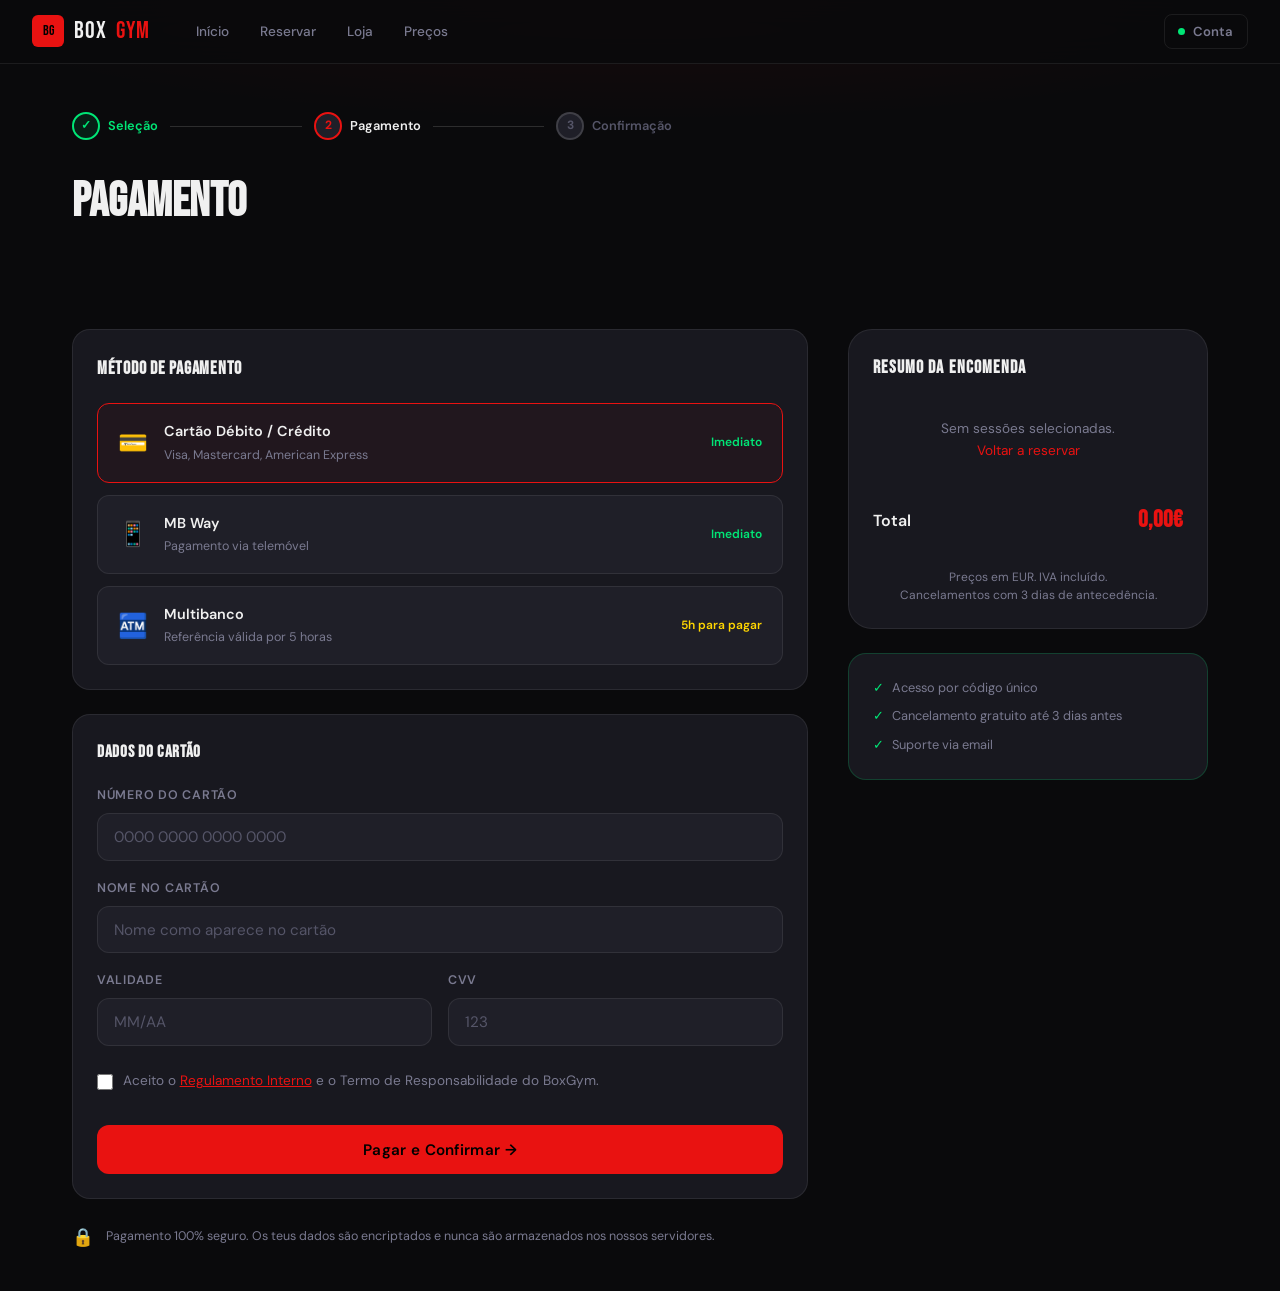
<file: pagamento.html>
<!DOCTYPE html>
<html lang="pt">
<head>
  <meta charset="UTF-8">
  <meta name="viewport" content="width=device-width, initial-scale=1.0">
  <title>Pagamento — BoxGym</title>
  <link rel="stylesheet" href="css/style.css">
  <link rel="stylesheet" href="css/calendar.css">
</head>
<body id="paymentPage">

<!-- NAV -->
<nav class="nav">
  <a href="index.html" class="nav-logo">
    <div class="logo-icon">BG</div>
    Box<span>Gym</span>
  </a>
  <div class="nav-links">
    <a href="index.html">Início</a>
    <a href="reservar.html">Reservar</a>
    <a href="loja.html">Loja</a>
    <a href="precos.html">Preços</a>
  </div>
  <a href="conta.html" class="nav-account" style="margin-left:auto">
    <span class="dot"></span> Conta
  </a>
  <button class="nav-burger"><span></span><span></span><span></span></button>
</nav>
<div class="nav-mobile">
  <a href="index.html">Início</a>
  <a href="reservar.html">Reservar</a>
    <a href="loja.html">Loja</a>
  <a href="precos.html">Preços</a>
  <a href="conta.html">A Minha Conta</a>
</div>

<!-- PAGE HEADER -->
<div class="page-header">
  <div class="page-header-bg"></div>
  <div class="container">
    <!-- Step indicator -->
    <div class="booking-steps-nav" style="max-width:600px; margin-bottom:1.5rem;">
      <div class="booking-step-item">
        <div class="booking-step-content done">
          <div class="step-circle">✓</div>
          <span>Seleção</span>
        </div>
        <div class="step-connector"></div>
      </div>
      <div class="booking-step-item">
        <div class="booking-step-content active">
          <div class="step-circle">2</div>
          <span>Pagamento</span>
        </div>
        <div class="step-connector"></div>
      </div>
      <div class="booking-step-item">
        <div class="booking-step-content">
          <div class="step-circle">3</div>
          <span>Confirmação</span>
        </div>
      </div>
    </div>
    <h1 style="font-family:var(--font-head); font-size:clamp(2rem,4vw,3rem); font-weight:900; text-transform:uppercase;">
      Pagamento
    </h1>
  </div>
</div>

<!-- PAYMENT BODY -->
<section style="padding:2.5rem 0;">
  <div class="container">
    <div class="payment-page-grid">

      <!-- Form section -->
      <div id="payFormSection">

        <!-- Payment methods -->
        <div class="card fade-up" style="margin-bottom:1.5rem;">
          <div style="font-family:var(--font-head); font-size:1.15rem; font-weight:700; text-transform:uppercase; margin-bottom:1.25rem; letter-spacing:0.04em;">
            Método de Pagamento
          </div>

          <div class="payment-methods">
            <label class="payment-method selected">
              <input type="radio" name="payMethod" value="card" checked>
              <div class="payment-method-icon">💳</div>
              <div class="payment-method-info">
                <div class="payment-method-name">Cartão Débito / Crédito</div>
                <div class="payment-method-desc">Visa, Mastercard, American Express</div>
              </div>
              <div class="payment-method-note">Imediato</div>
            </label>

            <label class="payment-method">
              <input type="radio" name="payMethod" value="mbway">
              <div class="payment-method-icon">📱</div>
              <div class="payment-method-info">
                <div class="payment-method-name">MB Way</div>
                <div class="payment-method-desc">Pagamento via telemóvel</div>
              </div>
              <div class="payment-method-note">Imediato</div>
            </label>

            <label class="payment-method">
              <input type="radio" name="payMethod" value="multibanco">
              <div class="payment-method-icon">🏧</div>
              <div class="payment-method-info">
                <div class="payment-method-name">Multibanco</div>
                <div class="payment-method-desc">Referência válida por 5 horas</div>
              </div>
              <div class="payment-method-note" style="color:var(--yellow)">5h para pagar</div>
            </label>
          </div>
        </div>

        <!-- Card form -->
        <div id="cardForm" class="card fade-up">
          <div style="font-family:var(--font-head); font-size:1.05rem; font-weight:700; text-transform:uppercase; margin-bottom:1.25rem; letter-spacing:0.04em;">
            Dados do Cartão
          </div>
          <form id="paymentForm">
            <div class="form-group">
              <label class="form-label">Número do Cartão</label>
              <input type="text" id="cardNumber" class="form-input" placeholder="0000 0000 0000 0000" maxlength="19" inputmode="numeric">
            </div>
            <div class="form-group">
              <label class="form-label">Nome no Cartão</label>
              <input type="text" id="cardName" class="form-input" placeholder="Nome como aparece no cartão" autocomplete="cc-name">
            </div>
            <div class="grid-card-fields">
              <div class="form-group">
                <label class="form-label">Validade</label>
                <input type="text" id="cardExpiry" class="form-input" placeholder="MM/AA" maxlength="5" inputmode="numeric">
              </div>
              <div class="form-group">
                <label class="form-label">CVV</label>
                <input type="text" id="cardCVV" class="form-input" placeholder="123" maxlength="4" inputmode="numeric">
              </div>
            </div>

            <!-- Terms -->
            <div class="form-group" style="margin-top:0.5rem;">
              <label class="form-check">
                <input type="checkbox" id="termsCheck">
                <span>Aceito o <a href="regulamento.html" style="color:var(--accent); text-decoration:underline;">Regulamento Interno</a> e o Termo de Responsabilidade do BoxGym.</span>
              </label>
            </div>

            <button type="submit" class="btn btn-primary btn-full btn-lg pay-action-btn" style="margin-top:1rem;">
              Pagar e Confirmar &rarr;
            </button>
          </form>
        </div>

        <!-- MB Way form -->
        <div id="mbwayForm" style="display:none;" class="card fade-up">
          <div style="font-family:var(--font-head); font-size:1.05rem; font-weight:700; text-transform:uppercase; margin-bottom:1.25rem; letter-spacing:0.04em;">
            MB Way
          </div>
          <p style="font-size:0.88rem; color:var(--muted); margin-bottom:1.25rem;">Introduz o teu número de telemóvel associado ao MB Way. Receberás uma notificação para confirmar o pagamento.</p>
          <div class="form-group">
            <label class="form-label">Telemóvel</label>
            <div style="display:flex; gap:0.75rem; align-items:center;">
              <div style="background:var(--surface2); border:1.5px solid var(--border); border-radius:10px; padding:0.8rem 1rem; color:var(--muted); white-space:nowrap; font-size:0.95rem; flex-shrink:0;">+351</div>
              <input type="tel" id="mbwayPhone" class="form-input" placeholder="9XX XXX XXX" maxlength="9" inputmode="numeric">
            </div>
          </div>
          <div class="form-group">
            <label class="form-check">
              <input type="checkbox" id="termsCheckMBWay">
              <span>Aceito o <a href="regulamento.html" style="color:var(--accent); text-decoration:underline;">Regulamento Interno</a> do BoxGym.</span>
            </label>
          </div>
          <button class="btn btn-primary btn-full btn-lg pay-action-btn">
            Pagar com MB Way &rarr;
          </button>
        </div>

        <!-- Multibanco info (pre-payment) -->
        <div id="multibancoInfo" style="display:none;" class="card fade-up">
          <div style="font-family:var(--font-head); font-size:1.05rem; font-weight:700; text-transform:uppercase; margin-bottom:1.25rem; letter-spacing:0.04em;">
            Multibanco
          </div>
          <div class="alert alert-warning" style="margin-bottom:1.25rem;">
            <span>⚠</span>
            <span>A referência Multibanco tem validade de <strong>5 horas</strong>. Se não pagar dentro deste prazo, a reserva será automaticamente cancelada.</span>
          </div>
          <p style="font-size:0.88rem; color:var(--muted); margin-bottom:1.25rem;">Após confirmar, receberás a entidade e referência para pagamento no multibanco ou homebanking.</p>
          <div class="form-group">
            <label class="form-check">
              <input type="checkbox" id="termsCheckMB">
              <span>Aceito o <a href="regulamento.html" style="color:var(--accent); text-decoration:underline;">Regulamento Interno</a> e compreendo o prazo de pagamento.</span>
            </label>
          </div>
          <button class="btn btn-primary btn-full btn-lg pay-action-btn">
            Gerar Referência Multibanco &rarr;
          </button>
        </div>

        <!-- Security note -->
        <div style="display:flex; align-items:center; gap:0.75rem; margin-top:1.5rem; font-size:0.78rem; color:var(--muted);">
          <span style="font-size:1.1rem;">🔒</span>
          <span>Pagamento 100% seguro. Os teus dados são encriptados e nunca são armazenados nos nossos servidores.</span>
        </div>
      </div>

      <!-- Confirmation section (hidden until payment) -->
      <div id="confirmSection" style="display:none; grid-column:1/-1;">
        <div style="max-width:560px; margin:0 auto; text-align:center; padding:2rem 0;">
          <div class="confirmation-icon">✓</div>
          <h2 style="font-family:var(--font-head); font-size:2.5rem; font-weight:900; text-transform:uppercase; margin-bottom:0.75rem;">Reserva Confirmada!</h2>
          <p style="color:var(--muted); margin-bottom:2rem;">A tua sessão foi reservada com sucesso. Receberás um email de confirmação.</p>

          <div class="card" style="text-align:left; margin-bottom:1.5rem;">
            <div style="font-family:var(--font-head); font-size:0.9rem; font-weight:700; text-transform:uppercase; color:var(--muted); margin-bottom:1rem; letter-spacing:0.06em;">Detalhes da Reserva</div>
            <div class="summary-item">
              <span class="summary-item-label">Referência</span>
              <span style="font-weight:700; color:var(--accent); font-family:var(--font-head); font-size:1.1rem;" id="confId">—</span>
            </div>
            <div class="summary-item">
              <span class="summary-item-label">Sessões</span>
              <span id="confSessions">—</span>
            </div>
            <div class="summary-item">
              <span class="summary-item-label">Total Pago</span>
              <span id="confTotal" style="font-weight:600;">—</span>
            </div>
            <div class="summary-item">
              <span class="summary-item-label">Método</span>
              <span id="confMethod">—</span>
            </div>
          </div>

          <!-- Multibanco reference -->
          <div id="multibancoRef" style="display:none;" class="card" style="text-align:left; margin-bottom:1.5rem; border-color:rgba(255,214,0,0.4);">
            <div style="font-family:var(--font-head); font-size:0.9rem; font-weight:700; text-transform:uppercase; color:var(--yellow); margin-bottom:1rem; letter-spacing:0.06em;">Referência Multibanco</div>
            <div class="alert alert-warning" style="margin-bottom:1rem;">
              <span>⏰</span>
              <span>Paga até às <strong id="mbDeadline">—</strong> para confirmar a reserva.</span>
            </div>
            <div class="summary-item"><span class="summary-item-label">Entidade</span><span id="mbEntity" style="font-weight:700; font-size:1.1rem; letter-spacing:0.1em;">—</span></div>
            <div class="summary-item"><span class="summary-item-label">Referência</span><span id="mbRef" style="font-weight:700; font-size:1.2rem; letter-spacing:0.15em; font-family:var(--font-head); color:var(--accent);">—</span></div>
          </div>

          <div class="alert alert-success" style="margin-bottom:1.5rem; text-align:left;">
            <span>📱</span>
            <span>O teu <strong>código de acesso</strong> será enviado 10 minutos antes de cada sessão. Faz login para consultares as tuas reservas.</span>
          </div>

          <div style="display:flex; gap:1rem; justify-content:center; flex-wrap:wrap;">
            <a href="conta.html" class="btn btn-primary">Ver Minhas Reservas</a>
            <a href="reservar.html" class="btn btn-outline">Marcar Mais Sessões</a>
          </div>
        </div>
      </div>

      <!-- RIGHT: Order summary -->
      <div id="payOrderSummary">
        <div class="summary-panel">
          <div class="summary-title">Resumo da Encomenda</div>
          <div id="payOrderList"></div>
          <div class="summary-total" style="margin-top:0.75rem;">
            <span>Total</span>
            <span class="summary-total-value" id="payTotal">—</span>
          </div>
          <div style="margin-top:1rem; font-size:0.75rem; color:var(--muted); text-align:center; line-height:1.5;">
            Preços em EUR. IVA incluído.<br>Cancelamentos com 3 dias de antecedência.
          </div>
        </div>

        <div class="card" style="margin-top:1.5rem; border-color:rgba(0,230,118,0.2);">
          <div style="font-size:0.8rem; color:var(--muted); display:flex; flex-direction:column; gap:0.5rem;">
            <div style="display:flex; gap:0.5rem; align-items:center;"><span style="color:var(--green)">✓</span> Acesso por código único</div>
            <div style="display:flex; gap:0.5rem; align-items:center;"><span style="color:var(--green)">✓</span> Cancelamento gratuito até 3 dias antes</div>
            <div style="display:flex; gap:0.5rem; align-items:center;"><span style="color:var(--green)">✓</span> Suporte via email</div>
          </div>
        </div>
      </div>

    </div>
  </div>
</section>

<div class="toast-container"></div>
<script src="js/main.js"></script>
<script src="js/payment.js"></script>
</body>
</html>
</file>
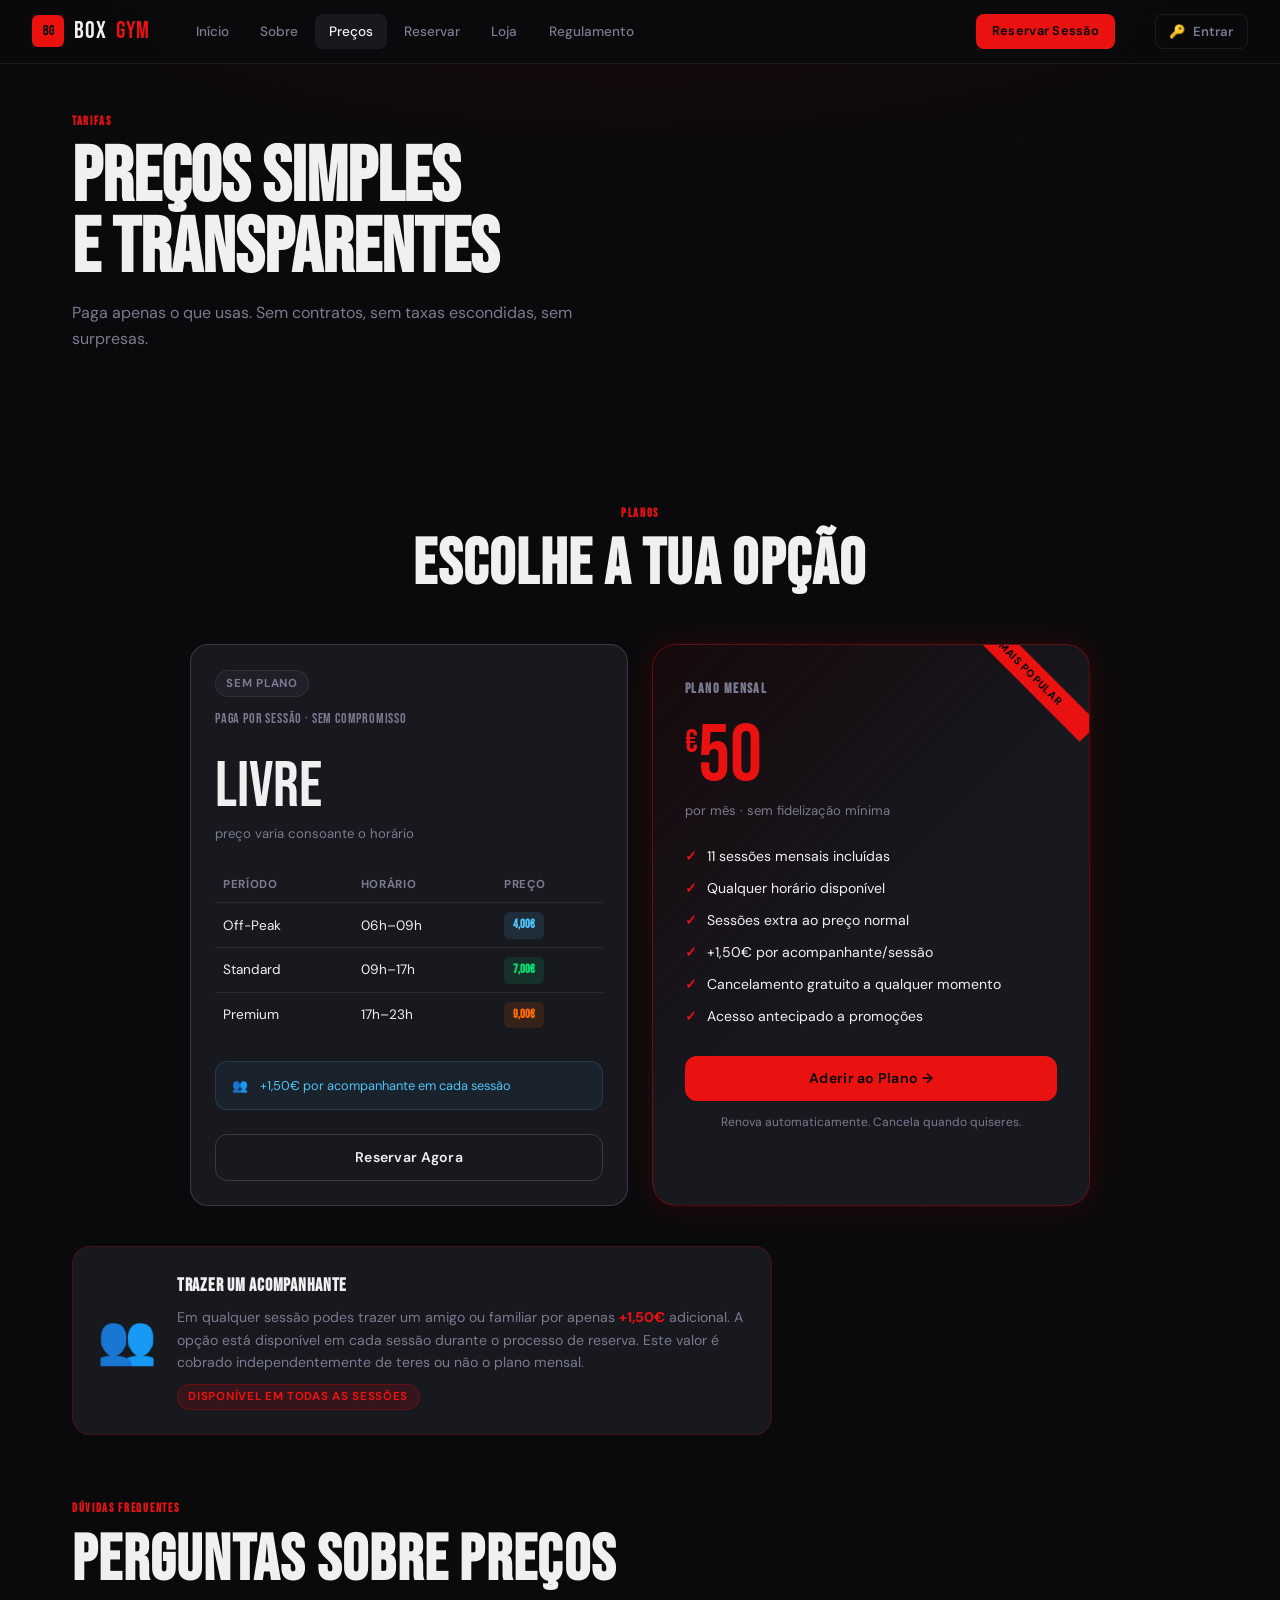
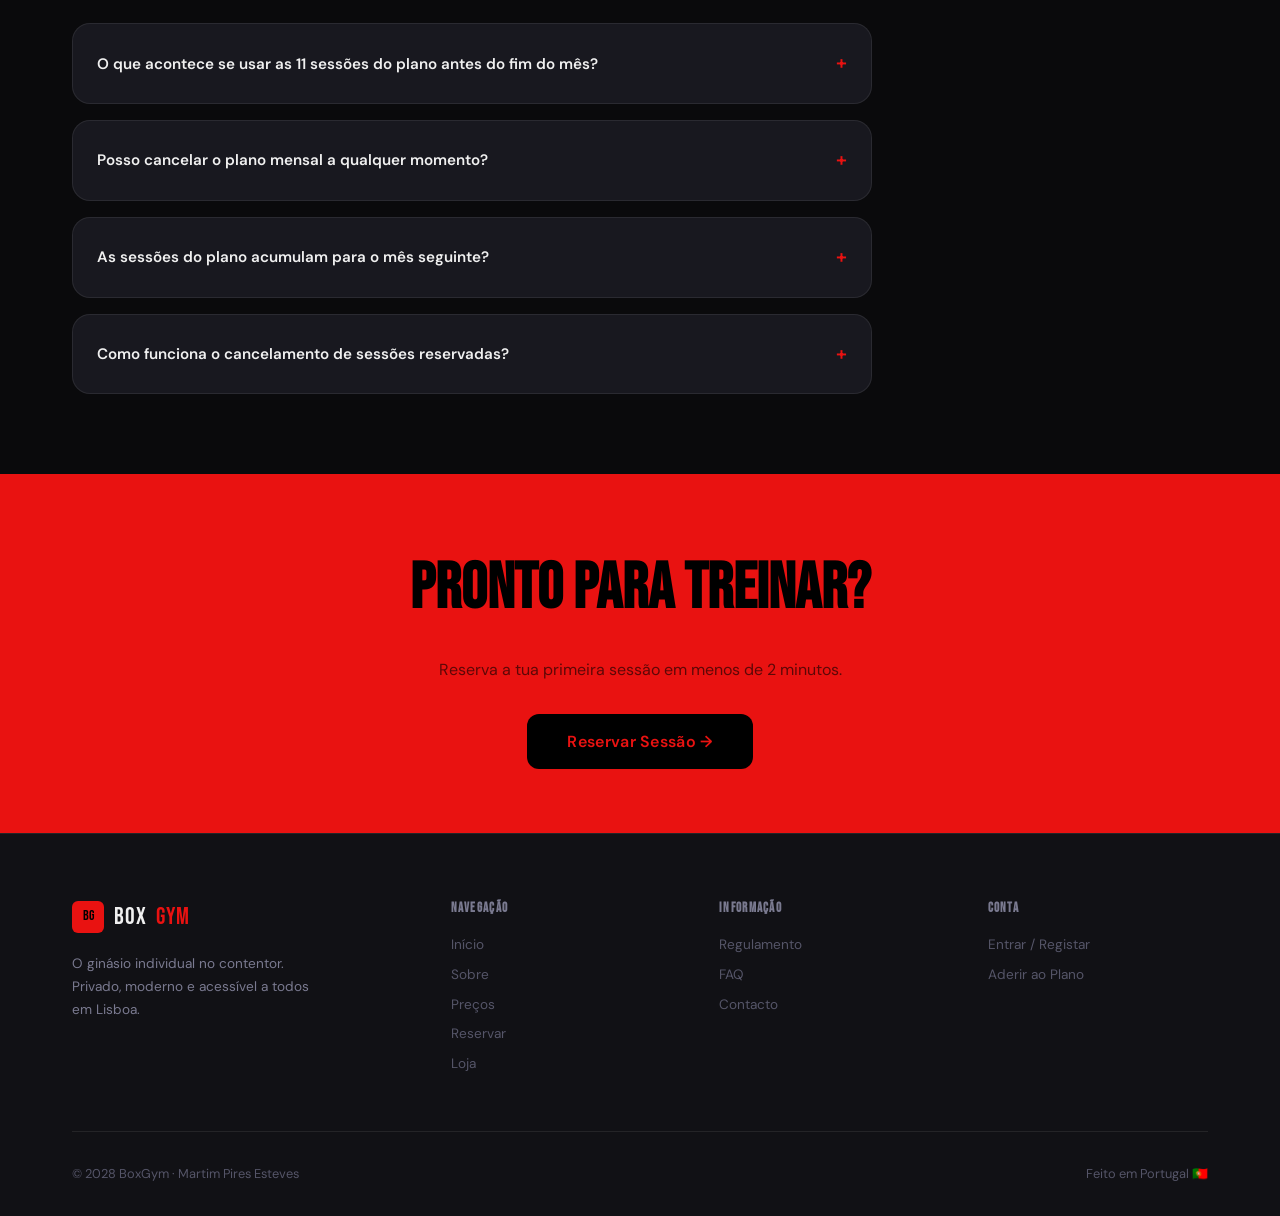
<file: precos.html>
<!DOCTYPE html>
<html lang="pt">
<head>
  <meta charset="UTF-8">
  <meta name="viewport" content="width=device-width, initial-scale=1.0">
  <title>Preços — BoxGym</title>
  <link rel="stylesheet" href="css/style.css">
</head>
<body>

<nav class="nav">
  <a href="index.html" class="nav-logo">
    <div class="logo-icon">BG</div>
    Box<span>Gym</span>
  </a>
  <div class="nav-links">
    <a href="index.html">Início</a>
    <a href="sobre.html">Sobre</a>
    <a href="precos.html" class="active">Preços</a>
    <a href="reservar.html">Reservar</a>
    <a href="loja.html">Loja</a>
    <a href="regulamento.html">Regulamento</a>
  </div>
  <a href="reservar.html" class="btn btn-primary btn-sm nav-cta">Reservar Sessão</a>
  <a href="conta.html" class="nav-account"><span>🔑</span> Entrar</a>
  <button class="nav-burger"><span></span><span></span><span></span></button>
</nav>
<div class="nav-mobile">
  <a href="index.html">Início</a>
  <a href="sobre.html">Sobre</a>
  <a href="precos.html">Preços</a>
  <a href="reservar.html">Reservar</a>
    <a href="loja.html">Loja</a>
  <a href="regulamento.html">Regulamento</a>
  <a href="conta.html">A Minha Conta</a>
</div>

<div class="page-header">
  <div class="page-header-bg"></div>
  <div class="container">
    <div class="section-label fade-up">Tarifas</div>
    <h1 style="font-family:var(--font-head);font-size:clamp(2.5rem,6vw,5rem);font-weight:900;text-transform:uppercase;line-height:0.92;margin-bottom:1rem;" class="fade-up delay-1">
      Preços Simples<br>e Transparentes
    </h1>
    <p style="color:var(--muted);max-width:500px;margin-bottom:1.5rem;" class="fade-up delay-2">
      Paga apenas o que usas. Sem contratos, sem taxas escondidas, sem surpresas.
    </p>
  </div>
</div>

<section>
  <div class="container">

    <!-- Plans -->
    <div style="text-align:center;margin-bottom:3rem;">
      <div class="section-label fade-up">Planos</div>
      <h2 class="section-title fade-up delay-1">Escolhe a Tua Opção</h2>
    </div>

    <div class="plans-grid fade-up">
      <!-- Pay per session -->
      <div class="card" style="border-color:var(--border2);">
        <div style="margin-bottom:1.5rem;">
          <div class="tag tag-muted" style="margin-bottom:0.75rem;">Sem Plano</div>
          <div style="font-family:var(--font-head);font-size:0.85rem;color:var(--muted);text-transform:uppercase;letter-spacing:0.06em;">Paga por sessão · sem compromisso</div>
        </div>
        <div style="font-family:var(--font-head);font-size:4rem;line-height:1;color:var(--text);margin-bottom:0.25rem;">Livre</div>
        <div style="font-size:0.82rem;color:var(--muted);margin-bottom:1.5rem;">preço varia consoante o horário</div>
        <table class="hour-table" style="margin-bottom:1.5rem;">
          <thead><tr><th>Período</th><th>Horário</th><th>Preço</th></tr></thead>
          <tbody>
            <tr><td>Off-Peak</td><td>06h–09h</td><td><span class="price-badge badge-low">4,00€</span></td></tr>
            <tr><td>Standard</td><td>09h–17h</td><td><span class="price-badge badge-mid">7,00€</span></td></tr>
            <tr><td>Premium</td><td>17h–23h</td><td><span class="price-badge badge-high">9,00€</span></td></tr>
          </tbody>
        </table>
        <div class="alert alert-info" style="font-size:0.8rem;margin-bottom:1.5rem;">
          <span>👥</span><span>+1,50€ por acompanhante em cada sessão</span>
        </div>
        <a href="reservar.html" class="btn btn-outline btn-full">Reservar Agora</a>
      </div>

      <!-- Monthly plan -->
      <div class="price-card featured">
        <div class="price-card-name">Plano Mensal</div>
        <div class="price-amount"><sup>€</sup>50</div>
        <div class="price-period">por mês · sem fidelização mínima</div>
        <div class="price-features">
          <div class="price-feature"><span class="check">✓</span> 11 sessões mensais incluídas</div>
          <div class="price-feature"><span class="check">✓</span> Qualquer horário disponível</div>
          <div class="price-feature"><span class="check">✓</span> Sessões extra ao preço normal</div>
          <div class="price-feature"><span class="check">✓</span> +1,50€ por acompanhante/sessão</div>
          <div class="price-feature"><span class="check">✓</span> Cancelamento gratuito a qualquer momento</div>
          <div class="price-feature"><span class="check">✓</span> Acesso antecipado a promoções</div>
        </div>
        <a href="conta.html" class="btn btn-primary btn-full">Aderir ao Plano &rarr;</a>
        <div style="font-size:0.75rem;color:var(--muted);text-align:center;margin-top:0.75rem;">Renova automaticamente. Cancela quando quiseres.</div>
      </div>
    </div>

    <!-- Companion info -->
    <div class="card fade-up" style="margin-top:2.5rem;max-width:700px;border-color:rgba(255, 0, 0, 0.2);">
      <div style="display:grid;grid-template-columns:auto 1fr;gap:1.25rem;align-items:center;">
        <div style="font-size:3rem;">👥</div>
        <div>
          <div class="card-title">Trazer um Acompanhante</div>
          <p style="font-size:0.88rem;color:var(--muted);line-height:1.6;margin-bottom:0.5rem;">
            Em qualquer sessão podes trazer um amigo ou familiar por apenas <strong style="color:var(--accent);">+1,50€</strong> adicional.
            A opção está disponível em cada sessão durante o processo de reserva.
            Este valor é cobrado independentemente de teres ou não o plano mensal.
          </p>
          <span class="tag tag-accent">Disponível em todas as sessões</span>
        </div>
      </div>
    </div>

    <!-- FAQ pricing -->
    <div style="margin-top:4rem;">
      <div class="section-label fade-up">Dúvidas Frequentes</div>
      <h2 class="section-title fade-up delay-1">Perguntas sobre Preços</h2>
      <div style="margin-top:2rem;display:grid;gap:1rem;max-width:800px;" class="fade-up delay-2">
        <details class="card" style="cursor:pointer;">
          <summary style="font-weight:600;font-size:0.95rem;list-style:none;display:flex;justify-content:space-between;align-items:center;">
            O que acontece se usar as 11 sessões do plano antes do fim do mês?
            <span style="color:var(--accent);font-size:1.2rem;">+</span>
          </summary>
          <p style="font-size:0.88rem;color:var(--muted);margin-top:0.75rem;line-height:1.7;">
            As sessões extra são cobradas ao preço normal consoante o horário (3,50€–8,00€). Não há limite de sessões por mês.
          </p>
        </details>
        <details class="card" style="cursor:pointer;">
          <summary style="font-weight:600;font-size:0.95rem;list-style:none;display:flex;justify-content:space-between;align-items:center;">
            Posso cancelar o plano mensal a qualquer momento?
            <span style="color:var(--accent);font-size:1.2rem;">+</span>
          </summary>
          <p style="font-size:0.88rem;color:var(--muted);margin-top:0.75rem;line-height:1.7;">
            Sim, sem penalizações. Continuas com acesso até ao fim do período pago.
          </p>
        </details>
        <details class="card" style="cursor:pointer;">
          <summary style="font-weight:600;font-size:0.95rem;list-style:none;display:flex;justify-content:space-between;align-items:center;">
            As sessões do plano acumulam para o mês seguinte?
            <span style="color:var(--accent);font-size:1.2rem;">+</span>
          </summary>
          <p style="font-size:0.88rem;color:var(--muted);margin-top:0.75rem;line-height:1.7;">
            Não. As 11 sessões incluídas renovam no início de cada mês e não transitam.
          </p>
        </details>
        <details class="card" style="cursor:pointer;">
          <summary style="font-weight:600;font-size:0.95rem;list-style:none;display:flex;justify-content:space-between;align-items:center;">
            Como funciona o cancelamento de sessões reservadas?
            <span style="color:var(--accent);font-size:1.2rem;">+</span>
          </summary>
          <p style="font-size:0.88rem;color:var(--muted);margin-top:0.75rem;line-height:1.7;">
            Podes cancelar gratuitamente até 3 dias antes da sessão. Após esse prazo, não há reembolso. Sessões do plano canceladas dentro do prazo são devolvidas à tua conta.
          </p>
        </details>
      </div>
    </div>

  </div>
</section>

<!-- CTA -->
<section style="background:var(--accent);padding:4rem 0;">
  <div class="container" style="text-align:center;">
    <h2 style="font-family:var(--font-head);font-size:clamp(2rem,5vw,4rem);font-weight:900;text-transform:uppercase;color:#000;margin-bottom:1rem;">
      Pronto para Treinar?
    </h2>
    <p style="color:rgba(0,0,0,0.6);margin-bottom:2rem;">Reserva a tua primeira sessão em menos de 2 minutos.</p>
    <a href="reservar.html" class="btn" style="background:#000;color:var(--accent);padding:0.9rem 2.5rem;font-size:1rem;">
      Reservar Sessão &rarr;
    </a>
  </div>
</section>

<footer class="footer">
  <div class="container">
    <div class="footer-grid">
      <div class="footer-brand">
        <div class="nav-logo" style="margin-bottom:1rem;display:flex;align-items:center;gap:0.6rem;font-family:var(--font-head);font-size:1.5rem;">
          <div class="logo-icon">BG</div>Box<span style="color:var(--accent)">Gym</span>
        </div>
        <p>O ginásio individual no contentor. Privado, moderno e acessível a todos em Lisboa.</p>
      </div>
      <div class="footer-col">
        <div class="footer-col-title">Navegação</div>
        <a href="index.html">Início</a><a href="sobre.html">Sobre</a><a href="precos.html">Preços</a><a href="reservar.html">Reservar</a>
    <a href="loja.html">Loja</a>
      </div>
      <div class="footer-col">
        <div class="footer-col-title">Informação</div>
        <a href="regulamento.html">Regulamento</a><a href="sobre.html">FAQ</a><a href="sobre.html">Contacto</a>
      </div>
      <div class="footer-col">
        <div class="footer-col-title">Conta</div>
        <a href="conta.html">Entrar / Registar</a><a href="conta.html">Aderir ao Plano</a>
      </div>
    </div>
    <div class="footer-bottom">
      <span>© 2028 BoxGym · Martim Pires Esteves</span>
      <span>Feito em Portugal 🇵🇹</span>
    </div>
  </div>
</footer>

<div class="toast-container"></div>
<script src="js/main.js"></script>
</body>
</html>
</file>
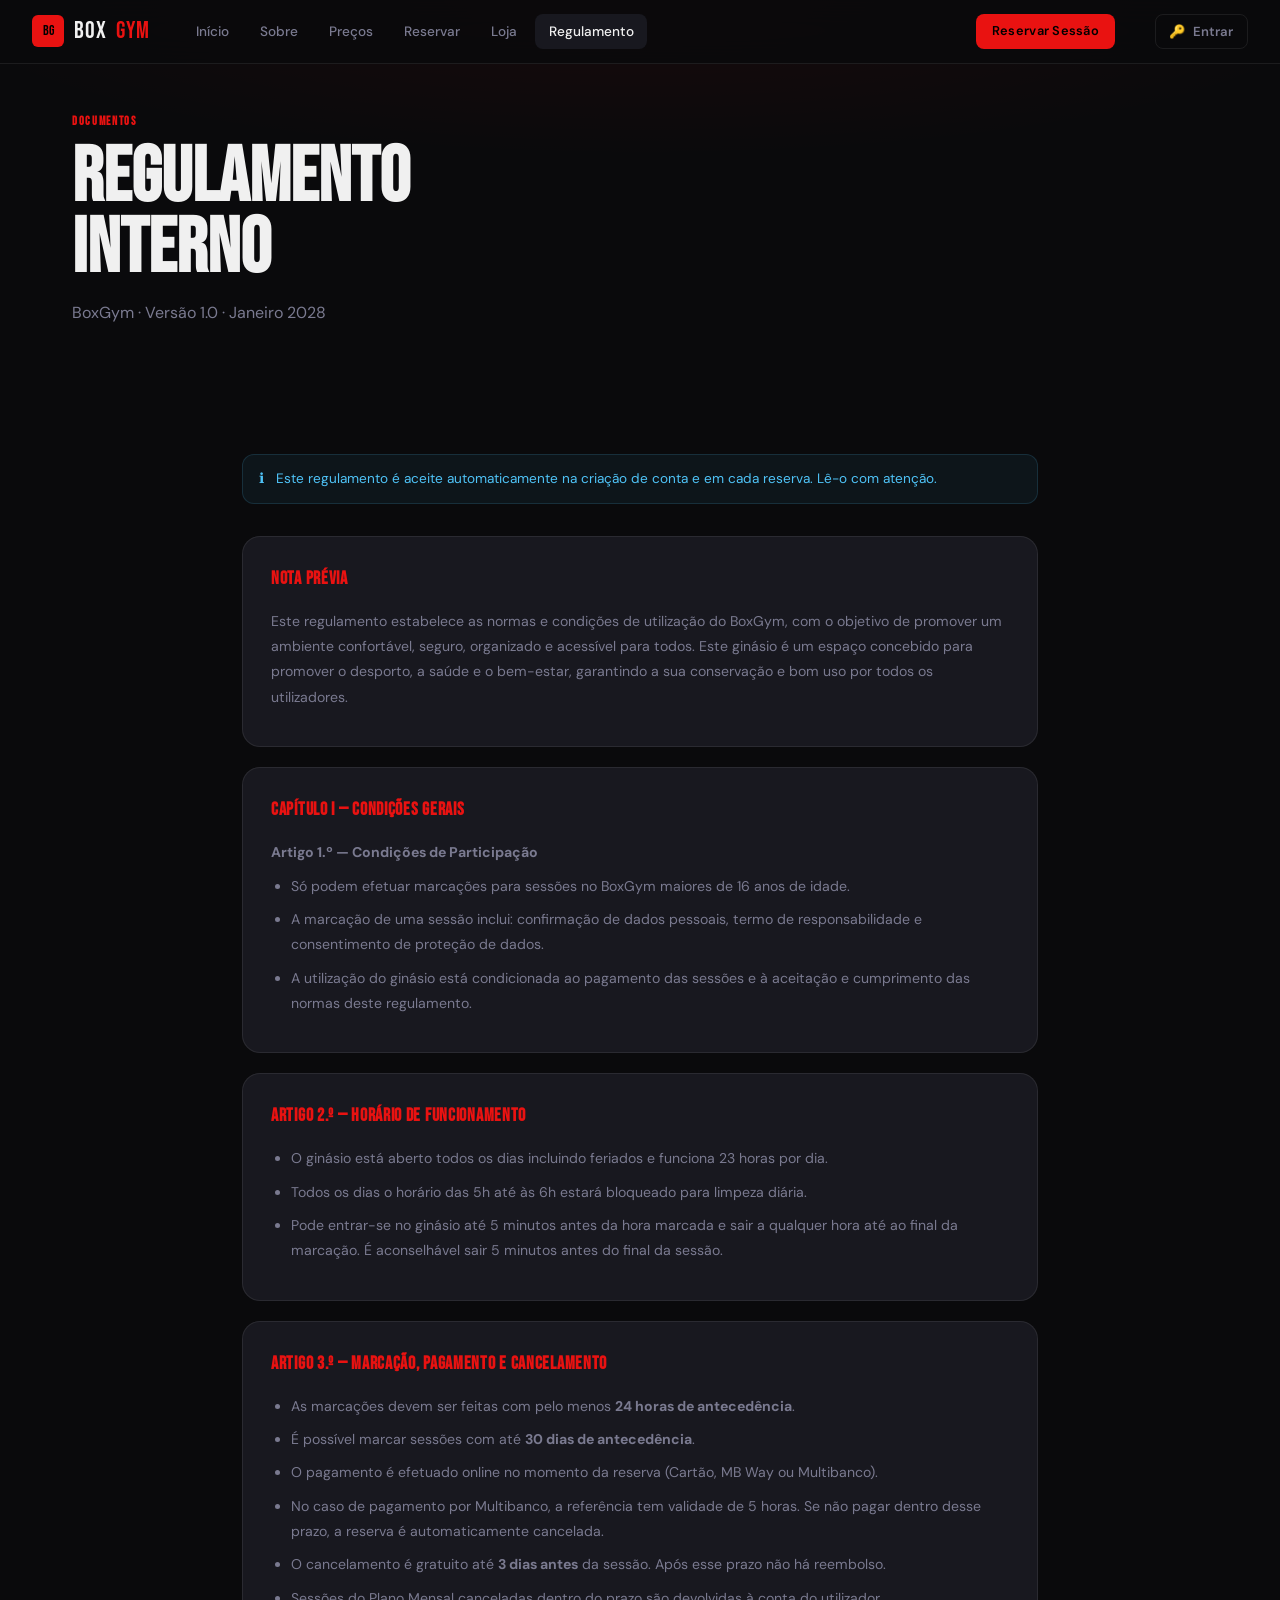
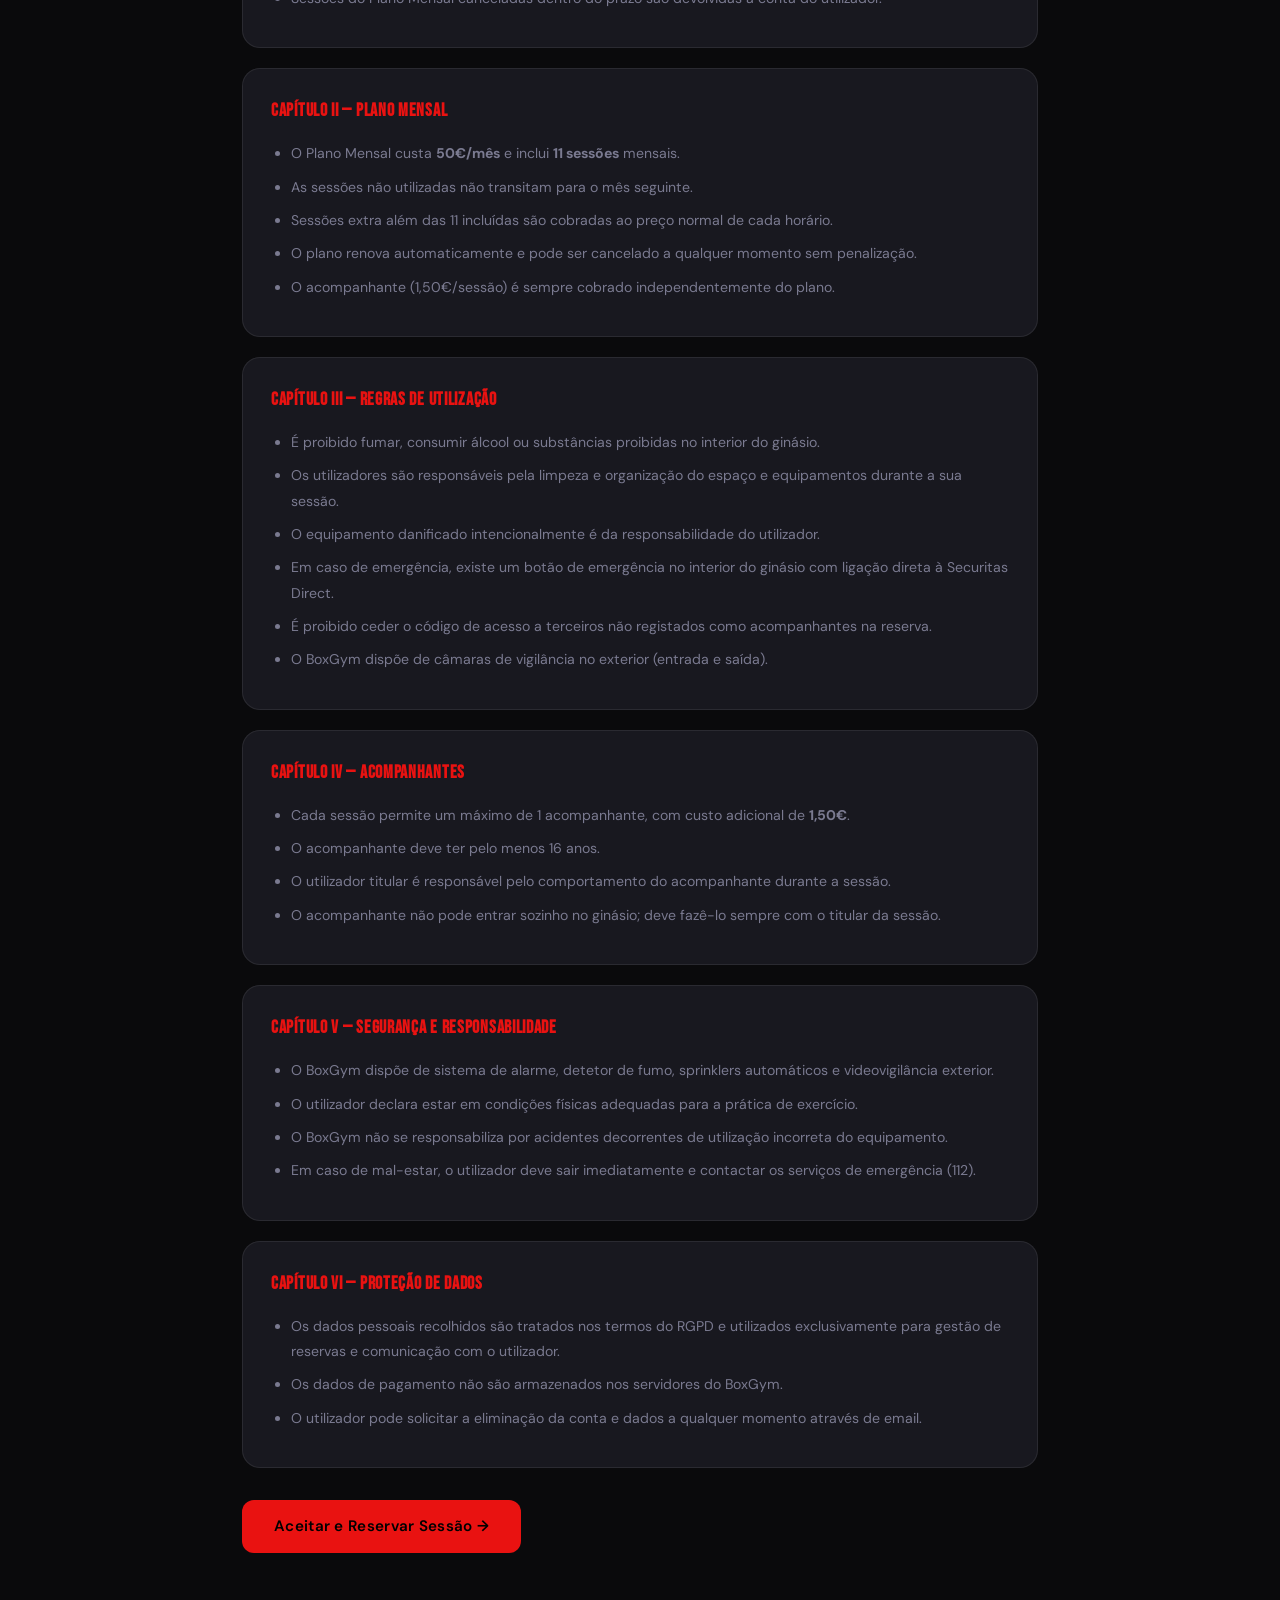
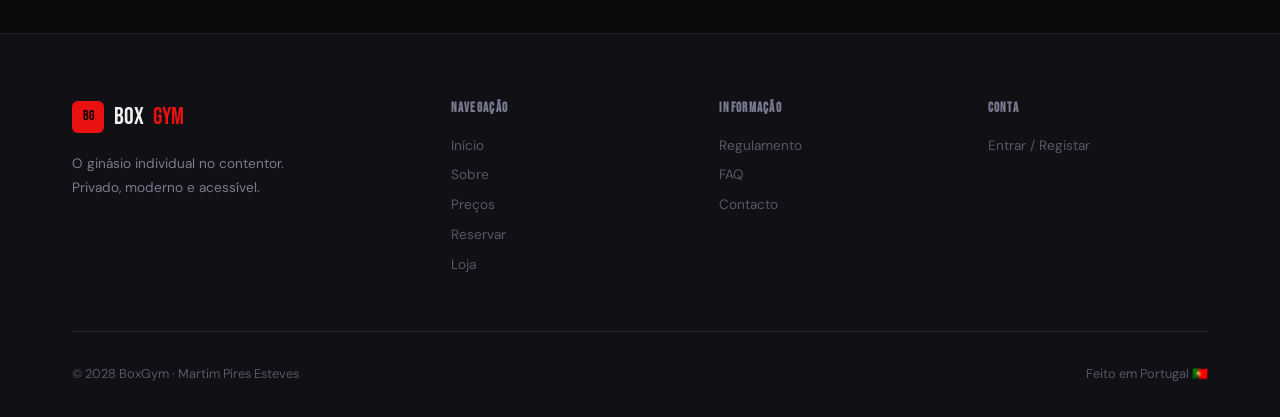
<file: regulamento.html>
<!DOCTYPE html>
<html lang="pt">
<head>
  <meta charset="UTF-8">
  <meta name="viewport" content="width=device-width, initial-scale=1.0">
  <title>Regulamento — BoxGym</title>
  <link rel="stylesheet" href="css/style.css">
</head>
<body>

<nav class="nav">
  <a href="index.html" class="nav-logo"><div class="logo-icon">BG</div>Box<span>Gym</span></a>
  <div class="nav-links">
    <a href="index.html">Início</a><a href="sobre.html">Sobre</a><a href="precos.html">Preços</a>
    <a href="reservar.html">Reservar</a>
    <a href="loja.html">Loja</a><a href="regulamento.html" class="active">Regulamento</a>
  </div>
  <a href="reservar.html" class="btn btn-primary btn-sm nav-cta">Reservar Sessão</a>
  <a href="conta.html" class="nav-account"><span>🔑</span> Entrar</a>
  <button class="nav-burger"><span></span><span></span><span></span></button>
</nav>
<div class="nav-mobile">
  <a href="index.html">Início</a><a href="sobre.html">Sobre</a><a href="precos.html">Preços</a>
  <a href="reservar.html">Reservar</a>
    <a href="loja.html">Loja</a><a href="regulamento.html">Regulamento</a><a href="conta.html">A Minha Conta</a>
</div>

<div class="page-header">
  <div class="page-header-bg"></div>
  <div class="container">
    <div class="section-label fade-up">Documentos</div>
    <h1 style="font-family:var(--font-head);font-size:clamp(2.5rem,6vw,5rem);font-weight:900;text-transform:uppercase;line-height:0.92;margin-bottom:1rem;" class="fade-up delay-1">
      Regulamento<br>Interno
    </h1>
    <p style="color:var(--muted);max-width:520px;" class="fade-up delay-2">BoxGym · Versão 1.0 · Janeiro 2028</p>
  </div>
</div>

<section>
  <div class="container" style="max-width:860px;">

    <div class="alert alert-info fade-up" style="margin-bottom:2rem;">
      <span>ℹ</span>
      <span>Este regulamento é aceite automaticamente na criação de conta e em cada reserva. Lê-o com atenção.</span>
    </div>

    <div class="reg-article fade-up">
      <div class="reg-article-title">Nota Prévia</div>
      <p>Este regulamento estabelece as normas e condições de utilização do BoxGym, com o objetivo de promover um ambiente confortável, seguro, organizado e acessível para todos. Este ginásio é um espaço concebido para promover o desporto, a saúde e o bem-estar, garantindo a sua conservação e bom uso por todos os utilizadores.</p>
    </div>

    <div class="reg-article fade-up">
      <div class="reg-article-title">Capítulo I — Condições Gerais</div>
      <p><strong>Artigo 1.º — Condições de Participação</strong></p>
      <ul>
        <li>Só podem efetuar marcações para sessões no BoxGym maiores de 16 anos de idade.</li>
        <li>A marcação de uma sessão inclui: confirmação de dados pessoais, termo de responsabilidade e consentimento de proteção de dados.</li>
        <li>A utilização do ginásio está condicionada ao pagamento das sessões e à aceitação e cumprimento das normas deste regulamento.</li>
      </ul>
    </div>

    <div class="reg-article fade-up">
      <div class="reg-article-title">Artigo 2.º — Horário de Funcionamento</div>
      <ul>
        <li>O ginásio está aberto todos os dias incluindo feriados e funciona 23 horas por dia.</li>
        <li>Todos os dias o horário das 5h até às 6h estará bloqueado para limpeza diária.</li>
        <li>Pode entrar-se no ginásio até 5 minutos antes da hora marcada e sair a qualquer hora até ao final da marcação. É aconselhável sair 5 minutos antes do final da sessão.</li>
      </ul>
    </div>

    <div class="reg-article fade-up">
      <div class="reg-article-title">Artigo 3.º — Marcação, Pagamento e Cancelamento</div>
      <ul>
        <li>As marcações devem ser feitas com pelo menos <strong>24 horas de antecedência</strong>.</li>
        <li>É possível marcar sessões com até <strong>30 dias de antecedência</strong>.</li>
        <li>O pagamento é efetuado online no momento da reserva (Cartão, MB Way ou Multibanco).</li>
        <li>No caso de pagamento por Multibanco, a referência tem validade de 5 horas. Se não pagar dentro desse prazo, a reserva é automaticamente cancelada.</li>
        <li>O cancelamento é gratuito até <strong>3 dias antes</strong> da sessão. Após esse prazo não há reembolso.</li>
        <li>Sessões do Plano Mensal canceladas dentro do prazo são devolvidas à conta do utilizador.</li>
      </ul>
    </div>

    <div class="reg-article fade-up">
      <div class="reg-article-title">Capítulo II — Plano Mensal</div>
      <ul>
        <li>O Plano Mensal custa <strong>50€/mês</strong> e inclui <strong>11 sessões</strong> mensais.</li>
        <li>As sessões não utilizadas não transitam para o mês seguinte.</li>
        <li>Sessões extra além das 11 incluídas são cobradas ao preço normal de cada horário.</li>
        <li>O plano renova automaticamente e pode ser cancelado a qualquer momento sem penalização.</li>
        <li>O acompanhante (1,50€/sessão) é sempre cobrado independentemente do plano.</li>
      </ul>
    </div>

    <div class="reg-article fade-up">
      <div class="reg-article-title">Capítulo III — Regras de Utilização</div>
      <ul>
        <li>É proibido fumar, consumir álcool ou substâncias proibidas no interior do ginásio.</li>
        <li>Os utilizadores são responsáveis pela limpeza e organização do espaço e equipamentos durante a sua sessão.</li>
        <li>O equipamento danificado intencionalmente é da responsabilidade do utilizador.</li>
        <li>Em caso de emergência, existe um botão de emergência no interior do ginásio com ligação direta à Securitas Direct.</li>
        <li>É proibido ceder o código de acesso a terceiros não registados como acompanhantes na reserva.</li>
        <li>O BoxGym dispõe de câmaras de vigilância no exterior (entrada e saída).</li>
      </ul>
    </div>

    <div class="reg-article fade-up">
      <div class="reg-article-title">Capítulo IV — Acompanhantes</div>
      <ul>
        <li>Cada sessão permite um máximo de 1 acompanhante, com custo adicional de <strong>1,50€</strong>.</li>
        <li>O acompanhante deve ter pelo menos 16 anos.</li>
        <li>O utilizador titular é responsável pelo comportamento do acompanhante durante a sessão.</li>
        <li>O acompanhante não pode entrar sozinho no ginásio; deve fazê-lo sempre com o titular da sessão.</li>
      </ul>
    </div>

    <div class="reg-article fade-up">
      <div class="reg-article-title">Capítulo V — Segurança e Responsabilidade</div>
      <ul>
        <li>O BoxGym dispõe de sistema de alarme, detetor de fumo, sprinklers automáticos e videovigilância exterior.</li>
        <li>O utilizador declara estar em condições físicas adequadas para a prática de exercício.</li>
        <li>O BoxGym não se responsabiliza por acidentes decorrentes de utilização incorreta do equipamento.</li>
        <li>Em caso de mal-estar, o utilizador deve sair imediatamente e contactar os serviços de emergência (112).</li>
      </ul>
    </div>

    <div class="reg-article fade-up">
      <div class="reg-article-title">Capítulo VI — Proteção de Dados</div>
      <ul>
        <li>Os dados pessoais recolhidos são tratados nos termos do RGPD e utilizados exclusivamente para gestão de reservas e comunicação com o utilizador.</li>
        <li>Os dados de pagamento não são armazenados nos servidores do BoxGym.</li>
        <li>O utilizador pode solicitar a eliminação da conta e dados a qualquer momento através de email.</li>
      </ul>
    </div>

    <div style="margin-top:2rem;" class="fade-up">
      <a href="reservar.html" class="btn btn-primary btn-lg">Aceitar e Reservar Sessão &rarr;</a>
    </div>

  </div>
</section>

<footer class="footer">
  <div class="container">
    <div class="footer-grid">
      <div class="footer-brand">
        <div style="display:flex;align-items:center;gap:0.6rem;font-family:var(--font-head);font-size:1.5rem;margin-bottom:1rem;"><div class="logo-icon">BG</div>Box<span style="color:var(--accent)">Gym</span></div>
        <p>O ginásio individual no contentor. Privado, moderno e acessível.</p>
      </div>
      <div class="footer-col"><div class="footer-col-title">Navegação</div><a href="index.html">Início</a><a href="sobre.html">Sobre</a><a href="precos.html">Preços</a><a href="reservar.html">Reservar</a>
    <a href="loja.html">Loja</a></div>
      <div class="footer-col"><div class="footer-col-title">Informação</div><a href="regulamento.html">Regulamento</a><a href="sobre.html#faq">FAQ</a><a href="sobre.html#contacto">Contacto</a></div>
      <div class="footer-col"><div class="footer-col-title">Conta</div><a href="conta.html">Entrar / Registar</a></div>
    </div>
    <div class="footer-bottom"><span>© 2028 BoxGym · Martim Pires Esteves</span><span>Feito em Portugal 🇵🇹</span></div>
  </div>
</footer>

<div class="toast-container"></div>
<script src="js/main.js"></script>
</body>
</html>
</file>
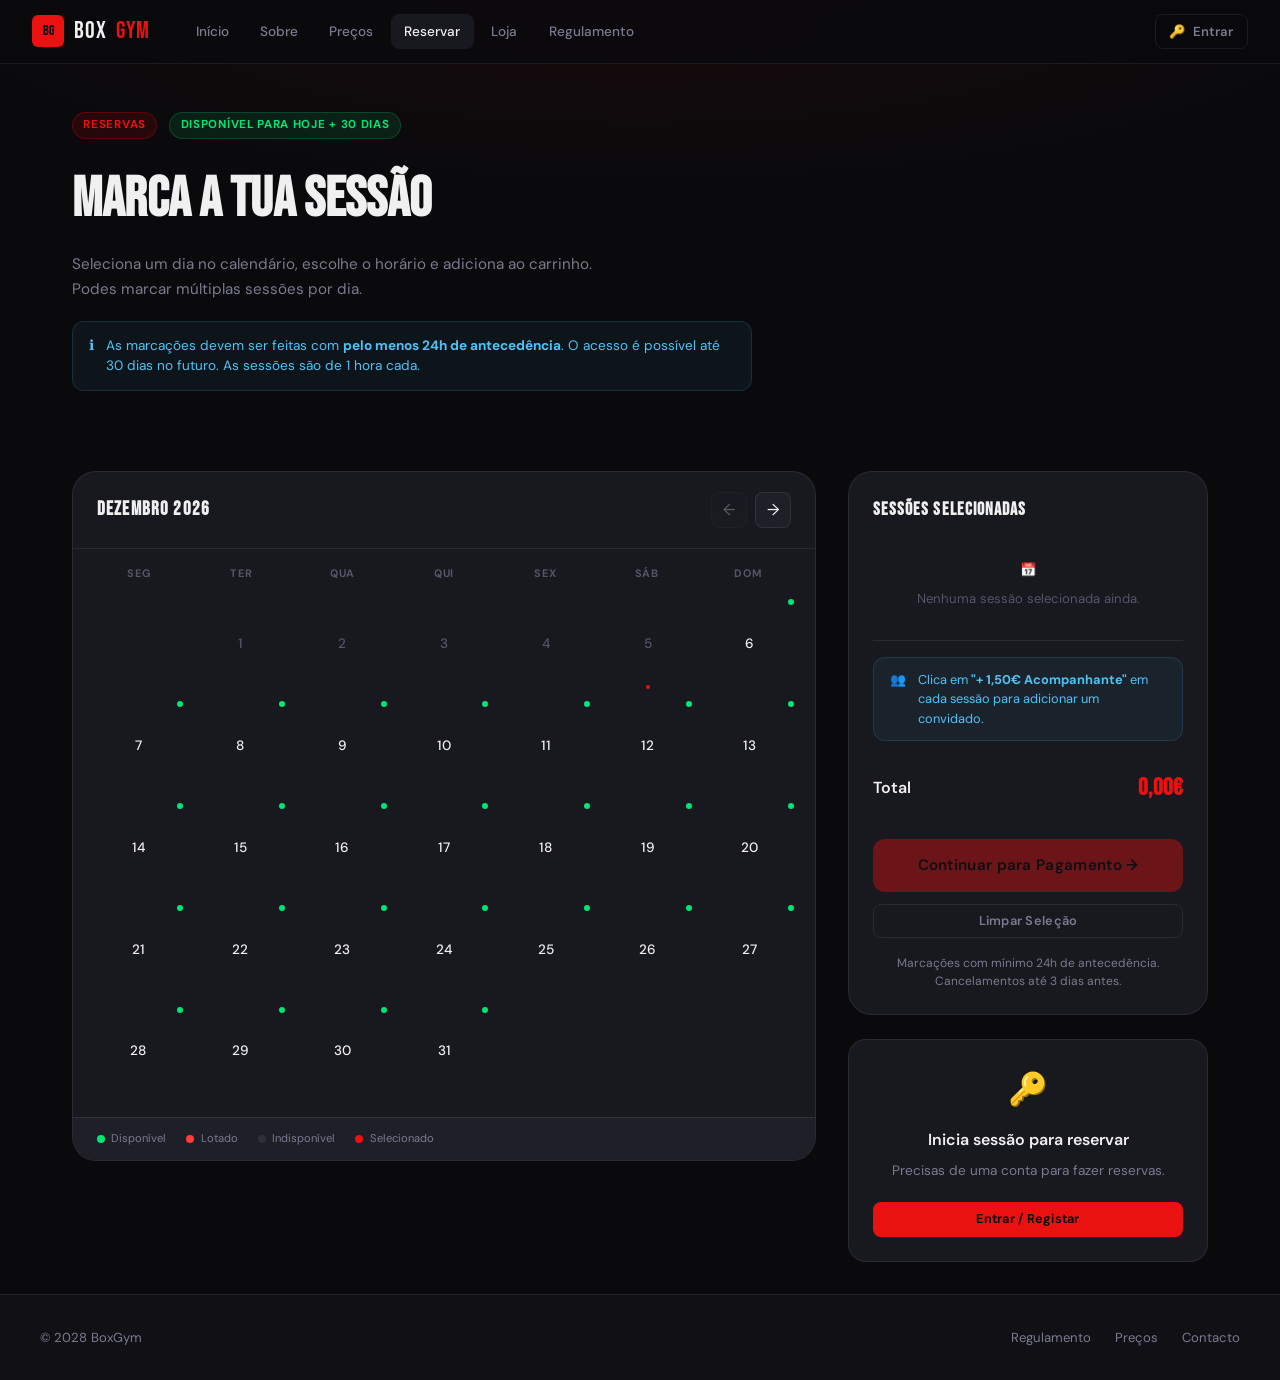
<file: reservar.html>
<!DOCTYPE html>
<html lang="pt">
<head>
  <meta charset="UTF-8">
  <meta name="viewport" content="width=device-width, initial-scale=1.0">
  <title>Reservar Sessão — BoxGym</title>
  <link rel="stylesheet" href="css/style.css">
  <link rel="stylesheet" href="css/calendar.css">
</head>
<body>

<!-- NAV -->
<nav class="nav">
  <a href="index.html" class="nav-logo">
    <div class="logo-icon">BG</div>
    Box<span>Gym</span>
  </a>
  <div class="nav-links">
    <a href="index.html">Início</a>
    <a href="sobre.html">Sobre</a>
    <a href="precos.html">Preços</a>
    <a href="reservar.html">Reservar</a>
    <a href="loja.html">Loja</a>
    <a href="regulamento.html">Regulamento</a>
  </div>
  <a href="conta.html" class="nav-account" style="margin-left:auto">
    <span>🔑</span> Entrar
  </a>
  <button class="nav-burger"><span></span><span></span><span></span></button>
</nav>
<div class="nav-mobile">
  <a href="index.html">Início</a>
  <a href="sobre.html">Sobre</a>
  <a href="precos.html">Preços</a>
  <a href="reservar.html">Reservar</a>
    <a href="loja.html">Loja</a>
  <a href="regulamento.html">Regulamento</a>
  <a href="conta.html">A Minha Conta</a>
</div>

<!-- PAGE HEADER -->
<div class="page-header">
  <div class="page-header-bg"></div>
  <div class="container">
    <div style="display:flex; align-items:center; gap:0.75rem; margin-bottom:1rem;">
      <span class="tag tag-accent">Reservas</span>
      <span class="tag tag-green" id="availTag">Disponível para hoje + 30 dias</span>
    </div>
    <h1 style="font-family:var(--font-head); font-size:clamp(2rem,5vw,3.5rem); font-weight:900; text-transform:uppercase; margin-bottom:0.5rem;">
      Marca a Tua Sessão
    </h1>
    <p style="color:var(--muted); font-size:0.95rem; max-width:520px;">
      Seleciona um dia no calendário, escolhe o horário e adiciona ao carrinho. Podes marcar múltiplas sessões por dia.
    </p>

    <!-- Rules reminder -->
    <div class="alert alert-info" style="margin-top:1.25rem; max-width:680px;">
      <span>ℹ</span>
      <span>As marcações devem ser feitas com <strong>pelo menos 24h de antecedência</strong>. O acesso é possível até 30 dias no futuro. As sessões são de 1 hora cada.</span>
    </div>
  </div>
</div>

<!-- BOOKING BODY -->
<section style="padding:2rem;">
  <div class="container">
    <div class="booking-layout">

      <!-- LEFT: Calendar + Slots -->
      <div>

        <!-- Calendar -->
        <div class="calendar-widget fade-up">
          <div class="calendar-header">
            <div class="calendar-month-title" id="calendarTitle">—</div>
            <div class="cal-nav">
              <button class="cal-nav-btn" id="prevMonth" title="Mês anterior">&#8592;</button>
              <button class="cal-nav-btn" id="nextMonth" title="Próximo mês">&#8594;</button>
            </div>
          </div>
          <div class="calendar-weekdays">
            <div class="weekday-label">Seg</div>
            <div class="weekday-label">Ter</div>
            <div class="weekday-label">Qua</div>
            <div class="weekday-label">Qui</div>
            <div class="weekday-label">Sex</div>
            <div class="weekday-label">Sáb</div>
            <div class="weekday-label">Dom</div>
          </div>
          <div class="calendar-grid" id="calendarGrid"></div>
          <div class="cal-legend">
            <div class="legend-item"><div class="legend-dot" style="background:var(--green)"></div>Disponível</div>
            <div class="legend-item"><div class="legend-dot" style="background:var(--red)"></div>Lotado</div>
            <div class="legend-item"><div class="legend-dot" style="background:var(--border)"></div>Indisponível</div>
            <div class="legend-item"><div class="legend-dot" style="background:var(--accent)"></div>Selecionado</div>
          </div>
        </div>

        <!-- Time Slots -->
        <div class="slots-panel fade-up" id="slotsPanel" style="display:none;">
          <div class="slots-header">
            <div class="slots-date-label" id="slotDateLabel">—</div>
            <span class="tag tag-accent" style="font-size:0.7rem">Seleciona horas</span>
          </div>
          <div class="slots-grid" id="slotsGrid">
            <div class="slots-empty">
              <div class="slots-empty-icon">⏰</div>
              Seleciona uma data para ver os horários disponíveis.
            </div>
          </div>
          <!-- Price legend for slots -->
          <div style="padding:1rem 1.5rem; border-top:1px solid var(--border); display:flex; gap:1rem; flex-wrap:wrap; background:var(--surface2);">
            <span style="font-size:0.72rem; color:var(--muted)">
              <span class="price-badge badge-low" style="margin-right:0.3rem">4,00€</span>Off-Peak 23h–05h
            </span>
            <span style="font-size:0.72rem; color:var(--muted)">
              <span class="price-badge badge-mid" style="margin-right:0.3rem">7,00€</span>Standard 06h–17h
            </span>
            <span style="font-size:0.72rem; color:var(--muted)">
              <span class="price-badge badge-high" style="margin-right:0.3rem">9,00€</span>Premium 17h–23h
            </span>
          </div>
        </div>
      </div>

      <!-- RIGHT: Summary Panel -->
      <div>
        <div class="summary-panel fade-up">
          <div class="summary-title">
            Sessões Selecionadas
            <span id="cartBadge" style="display:none; background:var(--accent); color:#000; border-radius:50%; width:20px; height:20px; font-size:0.7rem; align-items:center; justify-content:center; font-weight:800; margin-left:0.5rem;">0</span>
          </div>

          <!-- Plan indicator (shown if user has plan) -->
          <div id="planIndicator" style="display:none; margin-bottom:1rem;">
            <div class="plan-indicator">
              <div class="plan-indicator-label">
                <span>Sessões do Plano</span>
                <span id="planUsed">0/11</span>
              </div>
              <div class="plan-progress">
                <div class="plan-progress-bar" id="planBar" style="width:0%"></div>
              </div>
            </div>
          </div>

          <!-- Session list -->
          <div class="sessions-list" id="sessionList"></div>

          <hr class="divider" style="margin:1rem 0">

          <!-- Companion info -->
          <div class="alert alert-info" style="font-size:0.8rem; padding:0.75rem 1rem; margin-bottom:1rem;">
            <span>👥</span>
            <span>Clica em <strong>"+ 1,50€ Acompanhante"</strong> em cada sessão para adicionar um convidado.</span>
          </div>

          <!-- Total -->
          <div class="summary-total">
            <span>Total</span>
            <span class="summary-total-value" id="cartTotal">0,00€</span>
          </div>

          <div style="margin-top:1.25rem; display:flex; flex-direction:column; gap:0.75rem;">
            <a href="pagamento.html" class="btn btn-primary btn-full btn-lg" id="proceedBtn" style="opacity:0.4; pointer-events:none;">
              Continuar para Pagamento &rarr;
            </a>
            <button class="btn btn-ghost btn-sm btn-full" onclick="if(confirm('Limpar todas as sessões?')){Cart.clear();location.reload();}">
              Limpar Seleção
            </button>
          </div>

          <!-- Note about 24h -->
          <div style="margin-top:1rem; font-size:0.75rem; color:var(--muted); text-align:center; line-height:1.5;">
            Marcações com mínimo 24h de antecedência.<br>
            Cancelamentos até 3 dias antes.
          </div>
        </div>

        <!-- Login prompt if not logged in -->
        <div id="loginPrompt" style="margin-top:1.5rem; display:none;">
          <div class="card" style="text-align:center; padding:1.5rem;">
            <div style="font-size:2rem; margin-bottom:0.75rem;">🔑</div>
            <div style="font-weight:600; margin-bottom:0.5rem;">Inicia sessão para reservar</div>
            <p style="font-size:0.85rem; color:var(--muted); margin-bottom:1.25rem;">Precisas de uma conta para fazer reservas.</p>
            <a href="conta.html" class="btn btn-primary btn-full btn-sm">Entrar / Registar</a>
          </div>
        </div>
      </div>

    </div>
  </div>
</section>

<div class="toast-container"></div>
<footer class="footer" style="padding:2rem; border-top:1px solid var(--border);">
  <div style="max-width:1200px; margin:0 auto; display:flex; justify-content:space-between; align-items:center; flex-wrap:wrap; gap:1rem; font-size:0.82rem; color:var(--muted);">
    <span>© 2028 BoxGym</span>
    <div style="display:flex; gap:1.5rem;">
      <a href="regulamento.html" style="color:var(--muted)">Regulamento</a>
      <a href="precos.html" style="color:var(--muted)">Preços</a>
      <a href="sobre.html" style="color:var(--muted)">Contacto</a>
    </div>
  </div>
</footer>

<script src="js/main.js"></script>
<script src="js/calendar.js"></script>
<script>
  // Check login state for proceed button
  document.addEventListener('DOMContentLoaded', () => {
    const proceed = document.getElementById('proceedBtn');
    const planEl = document.getElementById('planIndicator');
    const loginPrompt = document.getElementById('loginPrompt');
    const user = Account.get();

    if (user && user.plan) {
      if (planEl) planEl.style.display = 'block';
    }
    if (!user) {
      if (loginPrompt) loginPrompt.style.display = 'block';
    }
  });
</script>
</body>
</html>
</file>
<file: css/style.css>
/* ============================================
   BOXGYM — DESIGN SYSTEM
   Dark industrial-fitness aesthetic
   Font: Bebas Neue (headings) + DM Sans (body)
   ============================================ */

@import url('https://fonts.googleapis.com/css2?family=Bebas+Neue&family=DM+Sans:ital,opsz,wght@0,9..40,300;0,9..40,400;0,9..40,500;0,9..40,600;0,9..40,700;1,9..40,400&display=swap');

/* ── VARIABLES ── */
:root {
  --bg:        #0a0a0c;
  --surface:   #111115;
  --surface2:  #18181f;
  --surface3:  #1f1f28;
  --border:    rgba(255,255,255,0.08);
  --border2:   rgba(255,255,255,0.14);

  --accent:    #E91211;       /* neon lime */
  --accent-d:  #B9060B;
  --yellow:    #ffd600;
  --green:     #00e676;
  --red:       #ff3d3d;
  --blue:      #4fc3f7;
  --orange:    #ff6b00;

  --text:      #f0f0f0;
  --muted:     #7a7a90;
  --muted2:    #555568;

  --font-head: 'Bebas Neue', sans-serif;
  --font-body: 'DM Sans', sans-serif;

  --radius:    12px;
  --radius-lg: 18px;
  --radius-xl: 24px;

  --shadow:    0 4px 24px rgba(0,0,0,0.5);
  --shadow-lg: 0 12px 48px rgba(0,0,0,0.7);
  --glow:      0 0 32px rgba(255, 0, 0, 0.15);
  --glow-lg:   0 0 64px rgba(255,0,0,0.2);
}

/* ── RESET ── */
*, *::before, *::after { box-sizing: border-box; margin: 0; padding: 0; }
html { scroll-behavior: smooth; }
body {
  font-family: var(--font-body);
  background: var(--bg);
  color: var(--text);
  line-height: 1.6;
  overflow-x: hidden;
  -webkit-font-smoothing: antialiased;
}
img { max-width: 100%; display: block; }
a { color: inherit; text-decoration: none; }
button { cursor: pointer; font-family: inherit; border: none; }
input, textarea, select { font-family: inherit; }

/* ── SCROLLBAR ── */
::-webkit-scrollbar { width: 6px; }
::-webkit-scrollbar-track { background: var(--bg); }
::-webkit-scrollbar-thumb { background: var(--surface3); border-radius: 3px; }
::-webkit-scrollbar-thumb:hover { background: var(--muted2); }

/* ── LAYOUT ── */
.container {
  max-width: 1200px;
  margin: 0 auto;
  padding: 0 2rem;
}
section { padding: 5rem 0; }

/* ── NAVIGATION ── */
.nav {
  position: fixed;
  top: 0; left: 0; right: 0;
  z-index: 1000;
  display: flex;
  align-items: center;
  gap: 2rem;
  padding: 0 2rem;
  height: 64px;
  background: rgba(10,10,12,0.85);
  backdrop-filter: blur(20px);
  -webkit-backdrop-filter: blur(20px);
  border-bottom: 1px solid var(--border);
  transition: background 0.3s;
}
.nav.scrolled { background: rgba(10,10,12,0.97); }
.nav-logo {
  display: flex;
  align-items: center;
  gap: 0.6rem;
  font-family: var(--font-head);
  font-size: 1.5rem;
  letter-spacing: 0.04em;
  color: var(--text);
  flex-shrink: 0;
}
.nav-logo span { color: var(--accent); }
.logo-icon {
  width: 32px; height: 32px;
  background: var(--accent);
  color: #000;
  font-family: var(--font-head);
  font-size: 0.85rem;
  display: flex; align-items: center; justify-content: center;
  border-radius: 6px;
  letter-spacing: 0;
  flex-shrink: 0;
}
.nav-links {
  display: flex;
  gap: 0.25rem;
}
.nav-links a {
  padding: 0.4rem 0.85rem;
  font-size: 0.85rem;
  font-weight: 500;
  color: var(--muted);
  border-radius: 8px;
  transition: all 0.2s;
}
.nav-links a:hover, .nav-links a.active {
  color: var(--text);
  background: var(--surface2);
}
.nav-account {
  display: flex;
  align-items: center;
  gap: 0.5rem;
  font-size: 0.82rem;
  font-weight: 600;
  color: var(--muted);
  padding: 0.4rem 0.85rem;
  border-radius: 8px;
  border: 1px solid var(--border);
  transition: all 0.2s;
  white-space: nowrap;
  flex-shrink: 0;
}
.nav-account:hover { color: var(--text); border-color: var(--border2); background: var(--surface2); }
.nav-account .dot {
  width: 7px; height: 7px;
  background: var(--green);
  border-radius: 50%;
  display: inline-block;
  flex-shrink: 0;
}
.nav-cta {
  margin-left: auto;
  margin-right: 0.5rem;
  flex-shrink: 0;
}

.nav-burger {
  display: none;
  flex-direction: column;
  gap: 5px;
  background: none;
  padding: 6px;
  margin-left: auto;
}
.nav-burger span {
  display: block;
  width: 22px; height: 2px;
  background: var(--text);
  border-radius: 1px;
  transition: all 0.3s;
}
.nav-mobile {
  display: none;
  position: fixed;
  top: 64px; left: 0; right: 0;
  background: var(--surface);
  border-bottom: 1px solid var(--border);
  padding: 1rem 2rem;
  flex-direction: column;
  gap: 0.25rem;
  z-index: 999;
}
.nav-mobile a {
  padding: 0.75rem 1rem;
  font-size: 0.9rem;
  font-weight: 500;
  color: var(--muted);
  border-radius: 8px;
  transition: all 0.2s;
}
.nav-mobile a:hover { color: var(--text); background: var(--surface2); }
.nav-mobile.open { display: flex; }

/* ── PAGE HEADER ── */
.page-header {
  position: relative;
  padding: 7rem 2rem 3rem;
  overflow: hidden;
}
.page-header-bg {
  position: absolute;
  inset: 0;
  background: radial-gradient(ellipse 80% 60% at 50% 0%, rgba(255, 0, 0, 0.06) 0%, transparent 70%);
  pointer-events: none;
}

/* ── HERO ── */
.hero {
  position: relative;
  min-height: 100vh;
  display: flex;
  align-items: center;
  overflow: hidden;
  padding-top: 64px;
}
.hero-bg {
  position: absolute;
  inset: 0;
  z-index: 0;
}
/* Real photo background */
.hero-photo {
  position: absolute;
  inset: 0;
  background-image: url('../img/exterior.png');
  background-size: cover;
  background-position: center;
  background-repeat: no-repeat;
  filter: brightness(0.35) saturate(1.2);
  transform: scale(1.04);
  transition: transform 8s ease;
}
.hero:hover .hero-photo { transform: scale(1.0); }

.hero-grid {
  position: absolute;
  inset: 0;
  background-image:
    linear-gradient(rgba(255, 255, 255, 0.025) 1px, transparent 1px),
    linear-gradient(90deg, rgba(255, 255, 255, 0.025) 1px, transparent 1px);
  background-size: 60px 60px;
  mask-image: radial-gradient(ellipse 80% 80% at 50% 50%, black, transparent);
  z-index: 1;
}
/* Gradient overlay so text stays readable */
.hero-overlay {
  position: absolute;
  inset: 0;
  background: linear-gradient(
    135deg,
    rgba(0,0,0,0.75) 0%,
    rgba(0,0,0,0.45) 50%,
    rgba(180,0,0,0.12) 100%
  );
  z-index: 2;
}
.hero-glow {
  position: absolute;
  bottom: -100px; right: -50px;
  width: 500px; height: 500px;
  background: radial-gradient(circle, rgba(255,0,0,0.12) 0%, transparent 65%);
  pointer-events: none;
  z-index: 3;
}
.hero-container {
  position: relative;
  z-index: 4;
  max-width: 1200px;
  margin: 0 auto;
  padding: 0 2rem;
  width: 100%;
}
.hero-tag {
  display: inline-flex;
  align-items: center;
  gap: 0.6rem;
  background: var(--surface2);
  border: 1px solid var(--border2);
  padding: 0.4rem 1rem;
  border-radius: 100px;
  font-size: 0.78rem;
  font-weight: 600;
  color: var(--muted);
  letter-spacing: 0.04em;
  text-transform: uppercase;
  margin-bottom: 1.5rem;
}
.pulse {
  width: 8px; height: 8px;
  background: var(--accent);
  border-radius: 50%;
  display: inline-block;
  animation: pulse 2s infinite;
}
@keyframes pulse {
  0%, 100% { opacity: 1; transform: scale(1); }
  50% { opacity: 0.5; transform: scale(0.8); }
}
.hero-title {
  font-family: var(--font-head);
  font-size: clamp(4rem, 10vw, 9rem);
  line-height: 0.92;
  letter-spacing: 0.02em;
  text-transform: uppercase;
  margin-bottom: 1.5rem;
}
.hero-title .accent { color: var(--accent); }
.hero-title .outline {
  -webkit-text-stroke: 2px var(--text);
  color: transparent;
}
.hero-sub {
  font-size: clamp(1rem, 1.5vw, 1.15rem);
  color: var(--muted);
  max-width: 500px;
  margin-bottom: 2.5rem;
  line-height: 1.7;
}
.hero-actions {
  display: flex;
  gap: 1rem;
  flex-wrap: wrap;
  margin-bottom: 4rem;
}
.hero-stats {
  display: flex;
  gap: 3rem;
  flex-wrap: wrap;
  padding-top: 2rem;
  border-top: 1px solid var(--border);
}
.stat-item {}
.stat-num {
  font-family: var(--font-head);
  font-size: 2.5rem;
  color: var(--accent);
  line-height: 1;
  margin-bottom: 0.25rem;
}
.stat-label {
  font-size: 0.78rem;
  color: var(--muted);
  text-transform: uppercase;
  letter-spacing: 0.06em;
}

/* ── BUTTONS ── */
.btn {
  display: inline-flex;
  align-items: center;
  justify-content: center;
  gap: 0.5rem;
  padding: 0.7rem 1.5rem;
  border-radius: var(--radius);
  font-size: 0.88rem;
  font-weight: 600;
  letter-spacing: 0.02em;
  transition: all 0.2s;
  cursor: pointer;
  border: none;
  white-space: nowrap;
  text-decoration: none;
}
.btn-primary {
  background: var(--accent);
  color: #000;
}
.btn-primary:hover {
  background: #fb3131;
  transform: translateY(-1px);
  box-shadow: 0 8px 24px rgba(255, 0, 0, 0.3);
}
.btn-outline {
  background: transparent;
  color: var(--text);
  border: 1.5px solid var(--border2);
}
.btn-outline:hover {
  border-color: var(--accent);
  color: var(--accent);
  background: rgba(255, 0, 0, 0.05);
}
.btn-ghost {
  background: transparent;
  color: var(--muted);
  border: 1.5px solid var(--border);
}
.btn-ghost:hover { color: var(--text); border-color: var(--border2); }
.btn-danger {
  background: var(--red);
  color: #fff;
}
.btn-danger:hover { background: #ff5555; }
.btn-sm { padding: 0.45rem 1rem; font-size: 0.8rem; border-radius: 8px; }
.btn-lg { padding: 0.9rem 2rem; font-size: 0.95rem; }
.btn-full { width: 100%; }
.btn:disabled { opacity: 0.4; pointer-events: none; }

/* ── CARDS ── */
.card {
  background: var(--surface2);
  border: 1px solid var(--border);
  border-radius: var(--radius-lg);
  padding: 1.5rem;
  transition: border-color 0.2s, box-shadow 0.2s;
}
.card:hover { border-color: var(--border2); }
.card-icon { font-size: 1.75rem; margin-bottom: 0.75rem; }
.card-title {
  font-family: var(--font-head);
  font-size: 1.15rem;
  font-weight: 700;
  text-transform: uppercase;
  letter-spacing: 0.04em;
  margin-bottom: 0.4rem;
}
.card-desc { font-size: 0.85rem; color: var(--muted); line-height: 1.6; }

/* ── TAGS ── */
.tag {
  display: inline-flex;
  align-items: center;
  padding: 0.2rem 0.65rem;
  border-radius: 100px;
  font-size: 0.72rem;
  font-weight: 700;
  letter-spacing: 0.06em;
  text-transform: uppercase;
}
.tag-accent { background: rgba(255, 0, 0, 0.12); color: var(--accent); border: 1px solid rgba(255, 0, 0, 0.25); }
.tag-green  { background: rgba(0,230,118,0.1); color: var(--green); border: 1px solid rgba(0,230,118,0.2); }
.tag-yellow { background: rgba(255,214,0,0.1); color: var(--yellow); border: 1px solid rgba(255,214,0,0.2); }
.tag-red    { background: rgba(255,61,61,0.1); color: var(--red); border: 1px solid rgba(255,61,61,0.2); }
.tag-muted  { background: var(--surface3); color: var(--muted); border: 1px solid var(--border); }

/* ── SECTION TITLES ── */
.section-label {
  font-family: var(--font-head);
  font-size: 0.75rem;
  font-weight: 700;
  text-transform: uppercase;
  letter-spacing: 0.14em;
  color: var(--accent);
  margin-bottom: 0.75rem;
}
.section-title {
  font-family: var(--font-head);
  font-size: clamp(2.2rem, 5vw, 4rem);
  font-weight: 700;
  text-transform: uppercase;
  line-height: 0.95;
  letter-spacing: 0.02em;
  margin-bottom: 1rem;
}
.section-desc {
  font-size: 1rem;
  color: var(--muted);
  max-width: 540px;
  line-height: 1.7;
}

/* ── MARQUEE ── */
.marquee-track {
  overflow: hidden;
  background: var(--accent);
  padding: 0.7rem 0;
  border-top: 1px solid var(--border);
  border-bottom: 1px solid var(--border);
}
.marquee-inner {
  display: flex;
  gap: 0;
  animation: marquee 28s linear infinite;
  width: max-content;
}
.marquee-item {
  display: flex;
  align-items: center;
  gap: 0.75rem;
  padding: 0 2rem;
  font-family: var(--font-head);
  font-size: 1rem;
  font-weight: 700;
  letter-spacing: 0.08em;
  text-transform: uppercase;
  color: #000;
  white-space: nowrap;
}
.marquee-item .dot { color: rgba(0,0,0,0.4); font-size: 0.6rem; }
@keyframes marquee {
  from { transform: translateX(0); }
  to   { transform: translateX(-50%); }
}

/* ── FEATURES GRID ── */
.features-grid {
  display: grid;
  grid-template-columns: repeat(3, 1fr);
  gap: 1rem;
}
@media (max-width: 900px) { .features-grid { grid-template-columns: 1fr 1fr; } }
@media (max-width: 600px) { .features-grid { grid-template-columns: 1fr; } }

/* ── STEPS ── */
.steps {
  display: flex;
  gap: 0;
  position: relative;
}
.steps::before {
  content: '';
  position: absolute;
  top: 28px;
  left: 10%;
  right: 10%;
  height: 1px;
  background: linear-gradient(90deg, transparent, var(--border2) 20%, var(--border2) 80%, transparent);
}
.step {
  flex: 1;
  text-align: center;
  padding: 0 1rem;
  position: relative;
}
.step-num {
  width: 56px; height: 56px;
  background: var(--surface3);
  border: 2px solid var(--border2);
  border-radius: 50%;
  display: flex; align-items: center; justify-content: center;
  margin: 0 auto 1rem;
  font-family: var(--font-head);
  font-size: 1.5rem;
  color: var(--accent);
  position: relative;
  z-index: 1;
  transition: all 0.3s;
}
.step:hover .step-num { border-color: var(--accent); background: rgba(255, 0, 0, 0.08); }
.step-title {
  font-family: var(--font-head);
  font-size: 1.05rem;
  font-weight: 700;
  text-transform: uppercase;
  letter-spacing: 0.04em;
  margin-bottom: 0.5rem;
}
.step-desc { font-size: 0.82rem; color: var(--muted); line-height: 1.6; }

/* ── PRICE GRID ── */
.price-grid {
  display: grid;
  grid-template-columns: 1fr 1fr;
  gap: 1.5rem;
  max-width: 860px;
}
@media (max-width: 700px) { .price-grid { grid-template-columns: 1fr; } }

.price-card {
  border: 1px solid var(--border);
  border-radius: var(--radius-xl);
  padding: 2rem;
  background: var(--surface2);
}
.price-card.featured {
  background: linear-gradient(135deg, rgba(255, 0, 0, 0.05) 0%, var(--surface2) 50%);
  border-color: rgba(255, 0, 0, 0.3);
  box-shadow: var(--glow);
  position: relative;
  overflow: hidden;
}
.price-card.featured::before {
  content: 'MAIS POPULAR';
  position: absolute;
  top: 16px; right: -24px;
  background: var(--accent);
  color: #000;
  font-size: 0.65rem;
  font-weight: 800;
  letter-spacing: 0.1em;
  padding: 0.3rem 2.5rem;
  transform: rotate(45deg);
}
.price-card-name {
  font-family: var(--font-head);
  font-size: 0.9rem;
  font-weight: 700;
  text-transform: uppercase;
  letter-spacing: 0.1em;
  color: var(--muted);
  margin-bottom: 1rem;
}
.price-amount {
  font-family: var(--font-head);
  font-size: 5rem;
  line-height: 1;
  color: var(--accent);
  margin-bottom: 0.25rem;
}
.price-amount sup { font-size: 2rem; vertical-align: super; }
.price-period { font-size: 0.82rem; color: var(--muted); margin-bottom: 1.5rem; }
.price-features { display: flex; flex-direction: column; gap: 0.6rem; margin-bottom: 1.75rem; }
.price-feature { font-size: 0.88rem; display: flex; gap: 0.6rem; align-items: center; }
.price-feature .check { color: var(--accent); font-weight: 700; }

/* ── HOUR TABLE ── */
.hour-table { width: 100%; border-collapse: collapse; font-size: 0.85rem; }
.hour-table th {
  text-align: left;
  padding: 0.5rem 0.5rem;
  color: var(--muted);
  font-size: 0.72rem;
  text-transform: uppercase;
  letter-spacing: 0.06em;
  border-bottom: 1px solid var(--border);
}
.hour-table td {
  padding: 0.55rem 0.5rem;
  border-bottom: 1px solid var(--border);
}
.hour-table tr:last-child td { border-bottom: none; }

.price-badge {
  display: inline-flex;
  padding: 0.2rem 0.55rem;
  border-radius: 6px;
  font-size: 0.78rem;
  font-weight: 700;
  font-family: var(--font-head);
}
.badge-low   { background: rgba(79,195,247,0.12); color: var(--blue); }
.badge-mid   { background: rgba(0,230,118,0.12);  color: var(--green); }
.badge-high  { background: rgba(255,107,0,0.12);  color: var(--orange); }
.badge-prime { background: rgba(255,61,61,0.12);  color: var(--red); }
.badge-night { background: rgba(255, 0, 0, 0.1);   color: var(--accent); }

/* ── LOCATION ── */
.location-card {
  display: grid;
  grid-template-columns: 1fr 1.2fr;
  gap: 0;
  border: 1px solid var(--border);
  border-radius: var(--radius-xl);
  overflow: hidden;
}
.location-map {
  background: var(--surface3);
  min-height: 300px;
  position: relative;
  display: flex; align-items: center; justify-content: center;
}
.location-map-inner {
  font-size: 5rem;
  position: relative;
}
.location-map-ping {
  position: absolute;
  top: 30%; left: 50%;
  transform: translate(-50%, -50%);
  width: 20px; height: 20px;
  background: var(--accent);
  border-radius: 50%;
  box-shadow: 0 0 0 0 rgba(255, 0, 0, 0.4);
  animation: ping 2s infinite;
}
@keyframes ping {
  0% { box-shadow: 0 0 0 0 rgba(255, 0, 0, 0.4); }
  100% { box-shadow: 0 0 0 24px rgba(255, 0, 0, 0); }
}
.location-info {
  padding: 2.5rem;
  background: var(--surface2);
}
.location-title {
  font-family: var(--font-head);
  font-size: 2rem;
  font-weight: 700;
  text-transform: uppercase;
  letter-spacing: 0.04em;
  margin-bottom: 1.5rem;
  color: var(--accent);
}
.location-detail {
  display: flex;
  gap: 0.75rem;
  align-items: flex-start;
  margin-bottom: 0.9rem;
  font-size: 0.88rem;
  color: var(--muted);
}
.location-detail-icon { flex-shrink: 0; }

/* ── ALERTS ── */
.alert {
  display: flex;
  align-items: flex-start;
  gap: 0.75rem;
  padding: 0.85rem 1rem;
  border-radius: var(--radius);
  font-size: 0.85rem;
  line-height: 1.5;
}
.alert-info    { background: rgba(79,195,247,0.06);  border: 1px solid rgba(79,195,247,0.15);  color: var(--blue); }
.alert-warning { background: rgba(255,214,0,0.06);   border: 1px solid rgba(255,214,0,0.15);   color: var(--yellow); }
.alert-success { background: rgba(0,230,118,0.06);   border: 1px solid rgba(0,230,118,0.15);   color: var(--green); }
.alert-danger  { background: rgba(255,61,61,0.06);   border: 1px solid rgba(255,61,61,0.15);   color: var(--red); }

/* ── DIVIDER ── */
.divider { border: none; border-top: 1px solid var(--border); margin: 1rem 0; }
hr.divider { margin: 1.25rem 0; }

/* ── FORMS ── */
.form-group { margin-bottom: 1.1rem; }
.form-label {
  display: block;
  font-size: 0.78rem;
  font-weight: 600;
  text-transform: uppercase;
  letter-spacing: 0.06em;
  color: var(--muted);
  margin-bottom: 0.45rem;
}
.form-input {
  width: 100%;
  background: var(--surface3);
  border: 1.5px solid var(--border);
  border-radius: var(--radius);
  padding: 0.8rem 1rem;
  color: var(--text);
  font-size: 0.95rem;
  transition: border-color 0.2s, box-shadow 0.2s;
  outline: none;
}
.form-input:focus {
  border-color: var(--accent);
  box-shadow: 0 0 0 3px rgba(255, 0, 0, 0.1);
}
.form-input::placeholder { color: var(--muted2); }
.form-input.error { border-color: var(--red); }
.form-check {
  display: flex;
  align-items: flex-start;
  gap: 0.6rem;
  font-size: 0.85rem;
  color: var(--muted);
  cursor: pointer;
  line-height: 1.5;
}
.form-check input[type="checkbox"] {
  width: 16px; height: 16px;
  accent-color: var(--accent);
  margin-top: 0.15rem;
  flex-shrink: 0;
  cursor: pointer;
}
.form-hint { font-size: 0.75rem; color: var(--muted2); margin-top: 0.3rem; }
.form-error { font-size: 0.75rem; color: var(--red); margin-top: 0.3rem; }
select.form-input { cursor: pointer; }

/* ── BOOKING LAYOUT ── */
.booking-layout {
  display: grid;
  grid-template-columns: 1fr 360px;
  gap: 2rem;
  align-items: start;
}
@media (max-width: 900px) { .booking-layout { grid-template-columns: 1fr; } }

/* ── SUMMARY PANEL ── */
.summary-panel {
  background: var(--surface2);
  border: 1px solid var(--border);
  border-radius: var(--radius-xl);
  padding: 1.5rem;
  position: sticky;
  top: 80px;
}
.summary-title {
  font-family: var(--font-head);
  font-size: 1.1rem;
  font-weight: 700;
  text-transform: uppercase;
  letter-spacing: 0.06em;
  margin-bottom: 1.25rem;
  display: flex;
  align-items: center;
}
.summary-item {
  display: flex;
  justify-content: space-between;
  align-items: center;
  padding: 0.6rem 0;
  border-bottom: 1px solid var(--border);
  font-size: 0.85rem;
}
.summary-item:last-child { border-bottom: none; }
.summary-item-label { color: var(--muted); }
.summary-total {
  display: flex;
  justify-content: space-between;
  align-items: center;
  padding: 0.75rem 0;
  font-weight: 600;
}
.summary-total-value {
  font-family: var(--font-head);
  font-size: 1.5rem;
  color: var(--accent);
}

/* ── SESSIONS LIST ── */
.sessions-list {
  display: flex;
  flex-direction: column;
  gap: 0.6rem;
  min-height: 80px;
}
.session-item {
  background: var(--surface3);
  border: 1px solid var(--border);
  border-radius: var(--radius);
  padding: 0.75rem 1rem;
  font-size: 0.82rem;
}
.session-item-header {
  display: flex;
  justify-content: space-between;
  align-items: center;
  margin-bottom: 0.4rem;
}
.session-item-date {
  font-weight: 600;
  font-size: 0.85rem;
}
.session-item-price {
  font-family: var(--font-head);
  font-size: 1rem;
  color: var(--accent);
}
.session-item-meta {
  color: var(--muted);
  font-size: 0.78rem;
  display: flex;
  justify-content: space-between;
  align-items: center;
}
.session-companion-btn {
  background: none;
  border: 1px solid var(--border2);
  border-radius: 6px;
  color: var(--accent);
  font-size: 0.72rem;
  font-weight: 600;
  padding: 0.2rem 0.5rem;
  cursor: pointer;
  transition: all 0.2s;
  white-space: nowrap;
}
.session-companion-btn:hover { background: rgba(255, 0, 0, 0.08); }
.session-companion-btn.active {
  background: rgba(255, 0, 0, 0.1);
  border-color: var(--accent);
}
.session-remove {
  background: none;
  border: none;
  color: var(--muted2);
  cursor: pointer;
  font-size: 1rem;
  padding: 0;
  line-height: 1;
  transition: color 0.2s;
}
.session-remove:hover { color: var(--red); }
.sessions-empty {
  display: flex;
  flex-direction: column;
  align-items: center;
  justify-content: center;
  min-height: 80px;
  color: var(--muted2);
  font-size: 0.82rem;
  text-align: center;
  gap: 0.5rem;
}

/* ── PLAN INDICATOR ── */
.plan-indicator {
  background: var(--surface3);
  border: 1px solid rgba(255, 0, 0, 0.2);
  border-radius: var(--radius);
  padding: 0.85rem 1rem;
}
.plan-indicator-label {
  display: flex;
  justify-content: space-between;
  font-size: 0.78rem;
  margin-bottom: 0.5rem;
  color: var(--muted);
}
.plan-progress {
  height: 5px;
  background: var(--surface);
  border-radius: 3px;
  overflow: hidden;
}
.plan-progress-bar {
  height: 100%;
  background: var(--accent);
  border-radius: 3px;
  transition: width 0.5s ease;
}

/* ── BOOKING STEPS NAV ── */
.booking-steps-nav { display: flex; align-items: center; }
.booking-step-item { display: flex; align-items: center; flex: 1; }
.booking-step-item:last-child { flex: 0; }
.booking-step-content {
  display: flex;
  align-items: center;
  gap: 0.5rem;
  font-size: 0.8rem;
  font-weight: 600;
  color: var(--muted2);
}
.booking-step-content.active { color: var(--text); }
.booking-step-content.done { color: var(--green); }
.step-circle {
  width: 28px; height: 28px;
  background: var(--surface3);
  border: 2px solid var(--border2);
  border-radius: 50%;
  display: flex; align-items: center; justify-content: center;
  font-size: 0.75rem;
  font-weight: 700;
  flex-shrink: 0;
}
.booking-step-content.active .step-circle { border-color: var(--accent); color: var(--accent); }
.booking-step-content.done .step-circle { border-color: var(--green); background: rgba(0,230,118,0.1); color: var(--green); }
.step-connector { flex: 1; height: 1px; background: var(--border2); margin: 0 0.75rem; }

/* ── PAYMENT METHODS ── */
.payment-methods { display: flex; flex-direction: column; gap: 0.75rem; }
.payment-method {
  display: flex;
  align-items: center;
  gap: 1rem;
  padding: 1rem 1.25rem;
  background: var(--surface3);
  border: 1.5px solid var(--border);
  border-radius: var(--radius);
  cursor: pointer;
  transition: all 0.2s;
}
.payment-method:hover { border-color: var(--border2); }
.payment-method.selected { border-color: var(--accent); background: rgba(255, 0, 0, 0.04); }
.payment-method input[type="radio"] { display: none; }
.payment-method-icon { font-size: 1.5rem; flex-shrink: 0; }
.payment-method-info { flex: 1; }
.payment-method-name { font-weight: 600; font-size: 0.9rem; margin-bottom: 0.15rem; }
.payment-method-desc { font-size: 0.78rem; color: var(--muted); }
.payment-method-note { font-size: 0.75rem; font-weight: 600; color: var(--green); white-space: nowrap; }

/* ── CONFIRMATION ── */
.confirmation-icon {
  width: 80px; height: 80px;
  background: rgba(0,230,118,0.1);
  border: 2px solid var(--green);
  border-radius: 50%;
  display: flex; align-items: center; justify-content: center;
  font-size: 2rem;
  color: var(--green);
  margin: 0 auto 1.5rem;
}

/* ── TOAST ── */
.toast-container {
  position: fixed;
  bottom: 1.5rem;
  right: 1.5rem;
  z-index: 9999;
  display: flex;
  flex-direction: column;
  gap: 0.5rem;
  pointer-events: none;
}
.toast {
  background: var(--surface2);
  border: 1px solid var(--border2);
  border-radius: var(--radius);
  padding: 0.85rem 1.25rem;
  font-size: 0.85rem;
  display: flex;
  align-items: center;
  gap: 0.65rem;
  box-shadow: var(--shadow-lg);
  animation: toastIn 0.3s ease;
  pointer-events: all;
  max-width: 320px;
}
.toast.toast-success { border-color: rgba(0,230,118,0.3); }
.toast.toast-error   { border-color: rgba(255,61,61,0.3); }
.toast.toast-warning { border-color: rgba(255,214,0,0.3); }
.toast.out { animation: toastOut 0.3s ease forwards; }
@keyframes toastIn  { from { opacity: 0; transform: translateY(10px); } to { opacity: 1; transform: none; } }
@keyframes toastOut { from { opacity: 1; } to { opacity: 0; transform: translateY(10px); } }

/* ── FOOTER ── */
.footer {
  background: var(--surface);
  border-top: 1px solid var(--border);
  padding: 4rem 0 2rem;
}
.footer-grid {
  display: grid;
  grid-template-columns: 1.5fr 1fr 1fr 1fr;
  gap: 3rem;
  margin-bottom: 3rem;
}
.footer-brand .nav-logo { margin-bottom: 1rem; }
.footer-brand p { font-size: 0.85rem; color: var(--muted); line-height: 1.7; max-width: 240px; }
.footer-col-title {
  font-family: var(--font-head);
  font-size: 0.8rem;
  font-weight: 700;
  text-transform: uppercase;
  letter-spacing: 0.1em;
  color: var(--muted);
  margin-bottom: 1rem;
}
.footer-col a {
  display: block;
  font-size: 0.85rem;
  color: var(--muted2);
  margin-bottom: 0.5rem;
  transition: color 0.2s;
}
.footer-col a:hover { color: var(--text); }
.footer-bottom {
  display: flex;
  justify-content: space-between;
  align-items: center;
  flex-wrap: wrap;
  gap: 1rem;
  padding-top: 2rem;
  border-top: 1px solid var(--border);
  font-size: 0.8rem;
  color: var(--muted2);
}

/* ── FADE ANIMATIONS ── */
.fade-up {
  opacity: 0;
  transform: translateY(24px);
  transition: opacity 0.6s ease, transform 0.6s ease;
}
.fade-up.visible { opacity: 1; transform: none; }
.delay-1 { transition-delay: 0.1s; }
.delay-2 { transition-delay: 0.2s; }
.delay-3 { transition-delay: 0.3s; }
.delay-4 { transition-delay: 0.4s; }
.delay-5 { transition-delay: 0.5s; }

/* ── ACCOUNT PAGE ── */
.account-tabs {
  display: flex;
  gap: 0.25rem;
  background: var(--surface2);
  border-radius: var(--radius-lg);
  padding: 0.3rem;
  margin-bottom: 2rem;
  width: fit-content;
}
.account-tab {
  padding: 0.55rem 1.25rem;
  border-radius: 10px;
  font-size: 0.85rem;
  font-weight: 600;
  color: var(--muted);
  cursor: pointer;
  background: none;
  border: none;
  transition: all 0.2s;
}
.account-tab.active {
  background: var(--surface3);
  color: var(--text);
}
.account-tab-content { display: none; }
.account-tab-content.active { display: block; }

/* ── BOOKING ITEM (conta) ── */
.booking-entry {
  display: flex;
  justify-content: space-between;
  align-items: center;
  padding: 1rem 1.25rem;
  background: var(--surface3);
  border: 1px solid var(--border);
  border-radius: var(--radius);
  margin-bottom: 0.75rem;
  gap: 1rem;
  flex-wrap: wrap;
}
.booking-entry-info { flex: 1; }
.booking-entry-date { font-weight: 600; margin-bottom: 0.2rem; font-size: 0.9rem; }
.booking-entry-meta { font-size: 0.78rem; color: var(--muted); }
.booking-entry-badge { flex-shrink: 0; }
.booking-entry-actions { display: flex; gap: 0.5rem; flex-shrink: 0; }

/* ── REGULAMENTO ── */
.reg-article {
  background: var(--surface2);
  border: 1px solid var(--border);
  border-radius: var(--radius-lg);
  padding: 1.75rem;
  margin-bottom: 1.25rem;
}
.reg-article-title {
  font-family: var(--font-head);
  font-size: 1.1rem;
  font-weight: 700;
  text-transform: uppercase;
  letter-spacing: 0.04em;
  color: var(--accent);
  margin-bottom: 1rem;
}
.reg-article p, .reg-article li {
  font-size: 0.88rem;
  color: var(--muted);
  line-height: 1.8;
  margin-bottom: 0.5rem;
}
.reg-article ul { padding-left: 1.25rem; }

/* ── ABOUT PAGE ── */
.about-hero-img {
  width: 100%;
  aspect-ratio: 16/9;
  background: var(--surface3);
  border-radius: var(--radius-xl);
  display: flex; align-items: center; justify-content: center;
  font-size: 8rem;
  border: 1px solid var(--border);
  overflow: hidden;
}
.team-card {
  text-align: center;
  padding: 1.5rem 1rem;
}
.team-avatar {
  width: 80px; height: 80px;
  border-radius: 50%;
  background: var(--surface3);
  border: 2px solid var(--border2);
  display: flex; align-items: center; justify-content: center;
  font-size: 2rem;
  margin: 0 auto 1rem;
}
.team-name {
  font-weight: 600;
  margin-bottom: 0.25rem;
}
.team-role { font-size: 0.8rem; color: var(--muted); }

/* ── PREÇOS PAGE ── */
.plans-grid {
  display: grid;
  grid-template-columns: 1fr 1fr;
  gap: 1.5rem;
  max-width: 900px;
  margin: 0 auto;
}
@media (max-width: 700px) { .plans-grid { grid-template-columns: 1fr; } }

/* ══════════════════════════════════════════
   RESPONSIVE — MOBILE FIRST
   ══════════════════════════════════════════ */

/* ── Tablet / Small desktop (≤ 900px) ── */
@media (max-width: 900px) {
  /* Nav */
  .nav-links       { display: none; }
  .nav-cta         { display: none; }
  .nav-account     { display: none; } /* move to mobile menu */
  .nav-burger      { display: flex; }

  /* Layout */
  .location-card   { grid-template-columns: 1fr; }
  .location-map    { min-height: 180px; }
  .steps           { flex-direction: column; gap: 0.75rem; }
  .steps::before   { display: none; }
  .footer-grid     { grid-template-columns: 1fr 1fr; gap: 2rem; }
  .features-grid   { grid-template-columns: 1fr 1fr; }

  /* Booking layout stacks */
  .booking-layout  { grid-template-columns: 1fr; }

  /* Payment page inline grid — make responsive */
  .payment-page-grid { grid-template-columns: 1fr !important; }
}

/* ── Mobile (≤ 640px) ── */
@media (max-width: 640px) {
  /* Base */
  :root { --nav-h: 60px; }
  section { padding: 3rem 0; }
  .container { padding: 0 1.1rem; }

  /* Nav */
  .nav { padding: 0 1.1rem; gap: 0; }
  .nav-logo { font-size: 1.3rem; }
  .logo-icon { width: 28px; height: 28px; font-size: 0.75rem; }
  .nav-mobile { padding: 1rem 1.1rem; top: 60px; }

  /* Page header */
  .page-header { padding: 5rem 1.1rem 2rem; }

  /* Hero */
  .hero-container { padding: 0 1.1rem; }
  .hero-title { font-size: clamp(3.2rem, 13vw, 5rem); }
  .hero-sub { font-size: 0.9rem; }
  .hero-actions { flex-direction: column; align-items: stretch; }
  .hero-actions .btn { text-align: center; justify-content: center; }
  .hero-stats {
    gap: 1.25rem;
    flex-wrap: wrap;
  }
  .hero-stats .stat-num { font-size: 2rem; }

  /* Features */
  .features-grid { grid-template-columns: 1fr; }

  /* Cards */
  .card { padding: 1.25rem; }

  /* Pricing */
  .price-grid { grid-template-columns: 1fr; }
  .plans-grid { grid-template-columns: 1fr; }
  .price-card.featured::before { display: none; }

  /* Footer */
  .footer-grid { grid-template-columns: 1fr; gap: 1.75rem; }
  .footer-bottom { flex-direction: column; gap: 0.5rem; text-align: center; }

  /* Steps */
  .step { padding: 1.25rem 1rem; }

  /* Hero glow — too large on mobile */
  .hero-glow { width: 300px; height: 300px; top: 10%; }

  /* Summary panel */
  .summary-panel { position: static; } /* don't sticky on mobile */

  /* Booking steps nav */
  .booking-steps-nav { gap: 0; overflow-x: auto; padding-bottom: 0.25rem; }
  .booking-step-content span:not(.step-circle) { display: none; } /* just show circles on small screens */
  .step-connector { min-width: 16px; }

  /* Slots grid */
  .slots-grid { grid-template-columns: repeat(3, 1fr) !important; gap: 0.5rem; padding: 1rem; }
  .slot-btn { padding: 0.6rem 0.25rem; }
  .slot-time { font-size: 0.95rem; }
  .slot-period { font-size: 0.58rem; }
  .slot-price { font-size: 0.7rem; }

  /* Calendar */
  .calendar-header { padding: 1rem 1rem; }
  .calendar-weekdays { padding: 0.5rem 0.5rem 0; }
  .weekday-label { font-size: 0.6rem; padding: 0.15rem; }
  .calendar-grid { padding: 0.4rem 0.5rem 0.75rem; gap: 2px; }
  .cal-day { font-size: 0.8rem; border-radius: 6px; }
  .cal-legend { gap: 0.75rem; padding: 0.6rem 1rem; }
  .legend-item { font-size: 0.65rem; }

  /* Slot panel header */
  .slots-header { padding: 0.75rem 1rem; }
  .slots-date-label { font-size: 0.9rem; }

  /* Session list */
  .session-item-header { flex-wrap: wrap; gap: 0.4rem; }
  .session-item-meta { flex-wrap: wrap; gap: 0.4rem; }
  .session-companion-btn { font-size: 0.72rem; padding: 0.3rem 0.5rem; }

  /* Payment methods */
  .payment-method { padding: 0.85rem 1rem; }
  .payment-method-icon { width: 36px; height: 26px; font-size: 0.9rem; }

  /* Marquee */
  .marquee-item { font-size: 0.85rem; }

  /* Testimonials */
  .testimonial-grid { grid-template-columns: 1fr; }

  /* Hour table in pricing */
  .hour-table th, .hour-table td { padding: 0.65rem 0.75rem; font-size: 0.82rem; }

  /* Account tabs */
  .account-tabs { flex-direction: column; }
  .account-tab { border-radius: 8px !important; }
}

/* ── Very small (≤ 380px) ── */
@media (max-width: 380px) {
  .hero-title { font-size: clamp(2.8rem, 14vw, 4rem); }
  .slots-grid { grid-template-columns: repeat(2, 1fr) !important; }
  .cal-day { font-size: 0.72rem; }
  .weekday-label { font-size: 0.55rem; }
  .calendar-grid { gap: 1px; }
}

/* ── Ensure payment layout uses CSS class not inline grid ── */
.payment-page-grid {
  display: grid;
  grid-template-columns: 1fr 360px;
  gap: 2.5rem;
  align-items: start;
}

/* Keyframe for pay spinner (referenced in payment.js) */
@keyframes spin { to { transform: rotate(360deg); } }
/* ══════════════════════════════════════════
   RESPONSIVE GRID UTILITIES
   (replaces inline style grids)
   ══════════════════════════════════════════ */

/* Two-column layouts */
.grid-2 {
  display: grid;
  grid-template-columns: 1fr 1fr;
  gap: 4rem;
  align-items: center;
}
.grid-2-sm {
  display: grid;
  grid-template-columns: 1fr 1fr;
  gap: 1rem;
}

/* Four & three col grids */
.grid-4 {
  display: grid;
  grid-template-columns: repeat(4, 1fr);
  gap: 1rem;
}
.grid-3 {
  display: grid;
  grid-template-columns: repeat(3, 1fr);
  gap: 1rem;
}

/* Name fields (two equal cols) */
.grid-name {
  display: grid;
  grid-template-columns: 1fr 1fr;
  gap: 1rem;
}

/* Card+expiry (two cols inside form) */
.grid-card-fields {
  display: grid;
  grid-template-columns: 1fr 1fr;
  gap: 1rem;
}

@media (max-width: 900px) {
  .grid-2   { grid-template-columns: 1fr; gap: 2.5rem; }
  .grid-4   { grid-template-columns: 1fr 1fr; }
  .grid-3   { grid-template-columns: 1fr 1fr; }
}
@media (max-width: 640px) {
  .grid-2    { gap: 2rem; }
  .grid-2-sm { grid-template-columns: 1fr; }
  .grid-4    { grid-template-columns: 1fr 1fr; }
  .grid-3    { grid-template-columns: 1fr; }
  .grid-name { grid-template-columns: 1fr 1fr; } /* keep side-by-side for names */
  .grid-card-fields { grid-template-columns: 1fr 1fr; }
}
@media (max-width: 420px) {
  .grid-4    { grid-template-columns: 1fr 1fr; }
  .grid-name { grid-template-columns: 1fr; }
}

/* ══════════════════════════════════════════
   PHOTO GALLERY — "O Espaço"
   ══════════════════════════════════════════ */
.gallery-section {
  padding: 6rem 0;
  background: var(--bg);
}

.gallery-grid {
  display: grid;
  grid-template-columns: 1.6fr 1fr;
  grid-template-rows: 320px 260px;
  gap: 1rem;
}

.gallery-item {
  position: relative;
  overflow: hidden;
  border-radius: var(--radius);
  cursor: pointer;
  background: var(--surface2);
}

/* First item spans 2 rows */
.gallery-item:first-child {
  grid-row: 1 / 3;
}

.gallery-item img {
  width: 100%;
  height: 100%;
  object-fit: cover;
  display: block;
  transition: transform 0.55s cubic-bezier(0.4, 0, 0.2, 1),
              filter 0.55s ease;
  filter: brightness(0.82) saturate(1.1);
}

.gallery-item:hover img {
  transform: scale(1.07);
  filter: brightness(1) saturate(1.3);
}

.gallery-item-overlay {
  position: absolute;
  inset: 0;
  background: linear-gradient(
    to top,
    rgba(0,0,0,0.72) 0%,
    rgba(0,0,0,0.1) 50%,
    transparent 100%
  );
  opacity: 0;
  transition: opacity 0.35s ease;
  display: flex;
  align-items: flex-end;
  padding: 1.5rem;
}
.gallery-item:hover .gallery-item-overlay { opacity: 1; }

.gallery-item-label {
  font-family: var(--font-head);
  font-size: 1.1rem;
  font-weight: 700;
  text-transform: uppercase;
  letter-spacing: 0.06em;
  color: #fff;
}

/* Red neon border glow on hover */
.gallery-item::after {
  content: '';
  position: absolute;
  inset: 0;
  border-radius: var(--radius);
  border: 1.5px solid rgba(220, 30, 30, 0);
  transition: border-color 0.35s ease,
              box-shadow 0.35s ease;
  pointer-events: none;
}
.gallery-item:hover::after {
  border-color: rgba(220, 30, 30, 0.55);
  box-shadow: inset 0 0 30px rgba(220, 30, 30, 0.08);
}

/* Bottom strip: 2 cols, 1 row */
.gallery-bottom {
  display: grid;
  grid-template-columns: 1fr 1fr;
  gap: 1rem;
  margin-top: 1rem;
}
.gallery-bottom .gallery-item { height: 220px; }

/* Lightbox */
.lightbox {
  position: fixed;
  inset: 0;
  z-index: 9000;
  background: rgba(0,0,0,0.93);
  display: flex;
  align-items: center;
  justify-content: center;
  padding: 2rem;
  opacity: 0;
  pointer-events: none;
  transition: opacity 0.3s ease;
  backdrop-filter: blur(6px);
}
.lightbox.open {
  opacity: 1;
  pointer-events: all;
}
.lightbox-img {
  max-width: 90vw;
  max-height: 85vh;
  object-fit: contain;
  border-radius: 10px;
  box-shadow: 0 0 80px rgba(220,30,30,0.15);
  transform: scale(0.94);
  transition: transform 0.3s ease;
}
.lightbox.open .lightbox-img { transform: scale(1); }
.lightbox-close {
  position: fixed;
  top: 1.5rem; right: 1.5rem;
  width: 44px; height: 44px;
  border-radius: 50%;
  background: rgba(255,255,255,0.1);
  border: 1px solid rgba(255,255,255,0.2);
  color: #fff;
  font-size: 1.2rem;
  cursor: pointer;
  display: flex; align-items: center; justify-content: center;
  transition: background 0.2s;
  z-index: 9001;
}
.lightbox-close:hover { background: rgba(220,30,30,0.4); }
.lightbox-caption {
  position: fixed;
  bottom: 2rem; left: 50%;
  transform: translateX(-50%);
  font-size: 0.82rem;
  color: rgba(255,255,255,0.5);
  letter-spacing: 0.08em;
  text-transform: uppercase;
}

/* Sobre page hero image */
.about-hero-img {
  border-radius: 14px;
  overflow: hidden;
  height: 460px;
  background: var(--surface2);
}
.about-hero-img img {
  width: 100%;
  height: 100%;
  object-fit: cover;
  filter: brightness(0.9) saturate(1.1);
  transition: filter 0.4s ease;
}
.about-hero-img:hover img { filter: brightness(1) saturate(1.25); }

/* About interior gallery */
.about-gallery {
  display: grid;
  grid-template-columns: 1fr 1fr;
  gap: 1rem;
  margin-top: 2rem;
}
.about-gallery .gallery-item { height: 260px; }

/* Responsive gallery */
@media (max-width: 900px) {
  .gallery-grid {
    grid-template-columns: 1fr 1fr;
    grid-template-rows: 260px 200px;
  }
  .about-hero-img { height: 320px; }
}
@media (max-width: 640px) {
  .gallery-grid {
    grid-template-columns: 1fr;
    grid-template-rows: auto;
  }
  .gallery-item:first-child { grid-row: auto; }
  .gallery-item { height: 220px !important; }
  .gallery-bottom { grid-template-columns: 1fr; }
  .about-gallery { grid-template-columns: 1fr; }
  .about-hero-img { height: 240px; }
}

/* ══════════════════════════════════════════
   LOJA — SHOP PAGE
   ══════════════════════════════════════════ */

/* ── Product grid ── */
.shop-grid {
  display: grid;
  grid-template-columns: repeat(4, 1fr);
  gap: 1.5rem;
}

/* ── Product card ── */
.product-card {
  background: var(--surface);
  border: 1px solid var(--border);
  border-radius: 14px;
  overflow: hidden;
  display: flex;
  flex-direction: column;
  transition: border-color 0.25s, transform 0.25s;
  cursor: pointer;
}
.product-card:hover {
  border-color: rgba(220,30,30,0.45);
  transform: translateY(-4px);
}

/* ── Image flip zone ── */
.product-img-wrap {
  position: relative;
  aspect-ratio: 3/4;
  background: #111;
  overflow: hidden;
}
/* Bottles & towels don't need 3/4 */
.product-img-wrap.square { aspect-ratio: 1/1; }

.product-img-wrap img {
  position: absolute;
  inset: 0;
  width: 100%; height: 100%;
  object-fit: cover;
  transition: opacity 0.4s ease, transform 0.5s ease;
}
.product-img-wrap img.back {
  opacity: 0;
}
.product-card:hover .product-img-wrap img.front { opacity: 0; transform: scale(1.04); }
.product-card:hover .product-img-wrap img.back  { opacity: 1; transform: scale(1.04); }

/* Tag on image */
.product-badge {
  position: absolute;
  top: 0.75rem; left: 0.75rem;
  z-index: 2;
  font-size: 0.65rem;
  font-weight: 700;
  letter-spacing: 0.1em;
  text-transform: uppercase;
  padding: 0.25rem 0.6rem;
  border-radius: 100px;
  backdrop-filter: blur(6px);
}
.badge-new  { background: rgba(220,30,30,0.85); color: #fff; }
.badge-collab { background: rgba(0,0,0,0.75); color: #fff; border: 1px solid rgba(255,255,255,0.2); }

/* Flip hint */
.flip-hint {
  position: absolute;
  bottom: 0.75rem; right: 0.75rem;
  z-index: 2;
  font-size: 0.65rem;
  font-weight: 600;
  color: rgba(255,255,255,0.5);
  letter-spacing: 0.06em;
  text-transform: uppercase;
  display: flex;
  align-items: center;
  gap: 0.3rem;
  transition: opacity 0.2s;
  pointer-events: none;
}
.product-card:hover .flip-hint { opacity: 0; }

/* Only shows on touch/mobile tap */
.flip-btn {
  position: absolute;
  bottom: 0.75rem; right: 0.75rem;
  z-index: 3;
  display: none; /* hidden on desktop, shown on mobile */
  background: rgba(0,0,0,0.6);
  border: 1px solid rgba(255,255,255,0.2);
  color: rgba(255,255,255,0.8);
  font-size: 0.7rem;
  font-weight: 600;
  letter-spacing: 0.06em;
  text-transform: uppercase;
  padding: 0.3rem 0.65rem;
  border-radius: 100px;
  cursor: pointer;
  backdrop-filter: blur(6px);
  font-family: var(--font-body);
}

/* ── Product info ── */
.product-info {
  padding: 1.1rem 1.1rem 1.25rem;
  display: flex;
  flex-direction: column;
  gap: 0.5rem;
  flex: 1;
}
.product-brand {
  font-size: 0.65rem;
  font-weight: 700;
  letter-spacing: 0.12em;
  text-transform: uppercase;
  color: var(--muted);
}
.product-name {
  font-family: var(--font-head);
  font-size: 1.05rem;
  font-weight: 800;
  text-transform: uppercase;
  letter-spacing: 0.03em;
  line-height: 1.2;
  color: var(--text);
}
.product-desc {
  font-size: 0.78rem;
  color: var(--muted);
  line-height: 1.55;
}
.product-price-row {
  display: flex;
  align-items: baseline;
  gap: 0.5rem;
  margin-top: 0.25rem;
}
.product-price {
  font-family: var(--font-head);
  font-size: 1.4rem;
  font-weight: 900;
  color: var(--text);
}
.product-price-old {
  font-size: 0.85rem;
  color: var(--muted);
  text-decoration: line-through;
}

/* ── Size selector ── */
.size-row {
  display: flex;
  gap: 0.35rem;
  flex-wrap: wrap;
  margin-top: 0.35rem;
}
.size-btn {
  min-width: 32px;
  height: 32px;
  padding: 0 0.5rem;
  border-radius: 6px;
  border: 1.5px solid var(--border);
  background: transparent;
  color: var(--muted);
  font-size: 0.72rem;
  font-weight: 700;
  letter-spacing: 0.04em;
  cursor: pointer;
  font-family: var(--font-body);
  transition: all 0.15s;
  display: flex; align-items: center; justify-content: center;
}
.size-btn:hover   { border-color: var(--accent); color: var(--text); }
.size-btn.active  { border-color: var(--accent); background: rgba(220,30,30,0.12); color: var(--text); }
.size-btn.sold-out {
  opacity: 0.3;
  cursor: not-allowed;
  text-decoration: line-through;
}

/* ── Add to cart button ── */
.btn-add-cart {
  margin-top: auto;
  padding-top: 0.75rem;
}
.btn-add-cart .btn {
  width: 100%;
  justify-content: center;
  font-size: 0.85rem;
}

/* ── Cart drawer ── */
.cart-drawer {
  position: fixed;
  top: 0; right: 0; bottom: 0;
  width: 380px;
  max-width: 100vw;
  background: var(--surface);
  border-left: 1px solid var(--border);
  z-index: 4000;
  display: flex;
  flex-direction: column;
  transform: translateX(100%);
  transition: transform 0.35s cubic-bezier(0.4,0,0.2,1);
  box-shadow: -8px 0 40px rgba(0,0,0,0.5);
}
.cart-drawer.open { transform: translateX(0); }

.cart-backdrop {
  position: fixed;
  inset: 0;
  background: rgba(0,0,0,0.6);
  z-index: 3999;
  opacity: 0;
  pointer-events: none;
  transition: opacity 0.35s;
  backdrop-filter: blur(3px);
}
.cart-backdrop.open { opacity: 1; pointer-events: all; }

.cart-header {
  display: flex;
  align-items: center;
  justify-content: space-between;
  padding: 1.25rem 1.5rem;
  border-bottom: 1px solid var(--border);
  flex-shrink: 0;
}
.cart-title {
  font-family: var(--font-head);
  font-size: 1.15rem;
  font-weight: 800;
  text-transform: uppercase;
  letter-spacing: 0.05em;
}
.cart-count-badge {
  display: inline-flex;
  align-items: center;
  justify-content: center;
  width: 22px; height: 22px;
  border-radius: 50%;
  background: var(--accent);
  color: #000;
  font-size: 0.72rem;
  font-weight: 800;
  margin-left: 0.5rem;
}
.cart-close {
  background: none;
  border: 1px solid var(--border);
  color: var(--muted);
  width: 34px; height: 34px;
  border-radius: 8px;
  cursor: pointer;
  display: flex; align-items: center; justify-content: center;
  font-size: 0.9rem;
  transition: all 0.15s;
}
.cart-close:hover { border-color: var(--accent); color: var(--text); }

.cart-items {
  flex: 1;
  overflow-y: auto;
  padding: 1rem 1.5rem;
  display: flex;
  flex-direction: column;
  gap: 0.75rem;
}
.cart-items::-webkit-scrollbar { width: 4px; }
.cart-items::-webkit-scrollbar-thumb { background: var(--border); border-radius: 2px; }

.cart-item {
  display: flex;
  gap: 0.85rem;
  align-items: flex-start;
  padding: 0.85rem;
  background: var(--surface2);
  border: 1px solid var(--border);
  border-radius: 10px;
}
.cart-item-img {
  width: 64px; height: 64px;
  border-radius: 8px;
  object-fit: cover;
  flex-shrink: 0;
  background: #111;
}
.cart-item-info { flex: 1; min-width: 0; }
.cart-item-name {
  font-family: var(--font-head);
  font-size: 0.88rem;
  font-weight: 700;
  text-transform: uppercase;
  margin-bottom: 0.2rem;
}
.cart-item-meta { font-size: 0.72rem; color: var(--muted); margin-bottom: 0.4rem; }
.cart-item-qty {
  display: flex;
  align-items: center;
  gap: 0.5rem;
}
.qty-btn {
  width: 26px; height: 26px;
  border-radius: 6px;
  border: 1px solid var(--border);
  background: transparent;
  color: var(--text);
  cursor: pointer;
  font-size: 0.85rem;
  display: flex; align-items: center; justify-content: center;
  transition: all 0.15s;
  font-family: var(--font-body);
}
.qty-btn:hover { border-color: var(--accent); }
.qty-num { font-size: 0.85rem; font-weight: 600; min-width: 20px; text-align: center; }
.cart-item-price {
  font-family: var(--font-head);
  font-size: 1rem;
  font-weight: 800;
  color: var(--text);
  white-space: nowrap;
  margin-top: 0.1rem;
}
.cart-item-remove {
  background: none;
  border: none;
  color: var(--muted);
  cursor: pointer;
  font-size: 0.8rem;
  padding: 0.2rem;
  transition: color 0.15s;
  align-self: flex-start;
  margin-top: 0.2rem;
}
.cart-item-remove:hover { color: var(--red, #ff3333); }

.cart-empty {
  flex: 1;
  display: flex;
  flex-direction: column;
  align-items: center;
  justify-content: center;
  text-align: center;
  color: var(--muted);
  padding: 2rem;
  gap: 0.75rem;
}
.cart-empty-icon { font-size: 3rem; opacity: 0.3; }
.cart-empty-txt { font-size: 0.88rem; }

.cart-footer {
  padding: 1.25rem 1.5rem;
  border-top: 1px solid var(--border);
  flex-shrink: 0;
  display: flex;
  flex-direction: column;
  gap: 0.75rem;
}
.cart-subtotal {
  display: flex;
  justify-content: space-between;
  align-items: center;
  font-size: 0.85rem;
  color: var(--muted);
}
.cart-total {
  display: flex;
  justify-content: space-between;
  align-items: center;
  font-family: var(--font-head);
  font-size: 1.3rem;
  font-weight: 800;
  text-transform: uppercase;
}
.cart-total-value { color: var(--accent); }

/* Nav cart icon */
.nav-cart {
  position: relative;
  display: flex;
  align-items: center;
  justify-content: center;
  width: 38px; height: 38px;
  border-radius: 8px;
  border: 1px solid var(--border);
  color: var(--muted);
  cursor: pointer;
  background: none;
  transition: all 0.2s;
  flex-shrink: 0;
}
.nav-cart:hover { border-color: var(--accent); color: var(--accent); }
.nav-cart-bubble {
  position: absolute;
  top: -5px; right: -5px;
  width: 17px; height: 17px;
  border-radius: 50%;
  background: var(--accent);
  color: #000;
  font-size: 0.6rem;
  font-weight: 800;
  display: flex; align-items: center; justify-content: center;
  display: none;
}

/* Shop filters */
.shop-filters {
  display: flex;
  gap: 0.5rem;
  flex-wrap: wrap;
  margin-bottom: 2rem;
}
.filter-btn {
  padding: 0.45rem 1rem;
  border-radius: 100px;
  border: 1.5px solid var(--border);
  background: transparent;
  color: var(--muted);
  font-size: 0.8rem;
  font-weight: 600;
  letter-spacing: 0.04em;
  cursor: pointer;
  font-family: var(--font-body);
  transition: all 0.2s;
  white-space: nowrap;
}
.filter-btn:hover { border-color: rgba(220,30,30,0.4); color: var(--text); }
.filter-btn.active { border-color: var(--accent); background: rgba(220,30,30,0.1); color: var(--text); }

/* Responsive shop grid */
@media (max-width: 1100px) { .shop-grid { grid-template-columns: repeat(2, 1fr); } }
@media (max-width: 640px)  {
  .shop-grid { grid-template-columns: repeat(2, 1fr); gap: 0.85rem; }
  .product-info { padding: 0.85rem; }
  .product-name { font-size: 0.9rem; }
  .product-price { font-size: 1.2rem; }
  .cart-drawer { width: 100vw; }
  .flip-btn { display: flex; align-items: center; gap: 0.3rem; }
}
@media (max-width: 380px) {
  .shop-grid { grid-template-columns: 1fr; }
}
</file>
<file: css/calendar.css>
/* ============================================
   BOXGYM — CALENDAR & SLOTS STYLES
   ============================================ */

/* ── CALENDAR WIDGET ── */
.calendar-widget {
  background: var(--surface2);
  border: 1px solid var(--border);
  border-radius: var(--radius-xl);
  overflow: hidden;
  margin-bottom: 1.25rem;
}
.calendar-header {
  display: flex;
  justify-content: space-between;
  align-items: center;
  padding: 1.25rem 1.5rem;
  border-bottom: 1px solid var(--border);
}
.calendar-month-title {
  font-family: var(--font-head);
  font-size: 1.2rem;
  font-weight: 700;
  text-transform: uppercase;
  letter-spacing: 0.06em;
}
.cal-nav { display: flex; gap: 0.5rem; }
.cal-nav-btn {
  width: 36px; height: 36px;
  background: var(--surface3);
  border: 1px solid var(--border);
  border-radius: 8px;
  color: var(--text);
  font-size: 1rem;
  display: flex; align-items: center; justify-content: center;
  cursor: pointer;
  transition: all 0.2s;
}
.cal-nav-btn:hover:not(:disabled) { border-color: var(--accent); color: var(--accent); }
.cal-nav-btn:disabled { opacity: 0.3; cursor: not-allowed; }

.calendar-weekdays {
  display: grid;
  grid-template-columns: repeat(7, 1fr);
  padding: 0.75rem 1rem 0;
}
.weekday-label {
  text-align: center;
  font-size: 0.68rem;
  font-weight: 700;
  text-transform: uppercase;
  letter-spacing: 0.08em;
  color: var(--muted2);
  padding: 0.25rem;
}

.calendar-grid {
  display: grid;
  grid-template-columns: repeat(7, 1fr);
  gap: 3px;
  padding: 0.5rem 1rem 1rem;
}

/* Day cells */
.cal-day {
  aspect-ratio: 1;
  display: flex;
  flex-direction: column;
  align-items: center;
  justify-content: center;
  border-radius: 8px;
  cursor: pointer;
  position: relative;
  transition: all 0.15s;
  font-size: 0.85rem;
  font-weight: 500;
  border: 1.5px solid transparent;
  user-select: none;
}
.cal-day:hover:not(.disabled):not(.past) {
  background: var(--surface3);
  border-color: var(--border2);
}
.cal-day.empty { cursor: default; }
.cal-day.past {
  color: var(--muted2);
  cursor: not-allowed;
}
.cal-day.disabled {
  color: var(--muted2);
  cursor: not-allowed;
  background: repeating-linear-gradient(
    45deg,
    transparent,
    transparent 3px,
    rgba(255,255,255,0.02) 3px,
    rgba(255,255,255,0.02) 6px
  );
}
.cal-day.selected {
  background: rgba(255, 0, 0, 0.12);
  border-color: var(--accent);
  color: var(--accent);
  font-weight: 700;
}
.cal-day.today::after {
  content: '';
  position: absolute;
  bottom: 3px;
  width: 4px; height: 4px;
  background: var(--accent);
  border-radius: 50%;
}

/* Availability dot on each day */
.cal-day-dot {
  position: absolute;
  top: 4px; right: 4px;
  width: 6px; height: 6px;
  border-radius: 50%;
}
.cal-day.avail-high .cal-day-dot   { background: var(--green); }
.cal-day.avail-mid  .cal-day-dot   { background: var(--yellow); }
.cal-day.avail-full .cal-day-dot   { background: var(--red); }
.cal-day.avail-none .cal-day-dot   { background: var(--border2); }

.cal-legend {
  display: flex;
  gap: 1.25rem;
  flex-wrap: wrap;
  padding: 0.75rem 1.5rem;
  border-top: 1px solid var(--border);
  background: var(--surface3);
}
.legend-item {
  display: flex;
  align-items: center;
  gap: 0.4rem;
  font-size: 0.7rem;
  color: var(--muted);
}
.legend-dot {
  width: 8px; height: 8px;
  border-radius: 50%;
  flex-shrink: 0;
}

/* ── SLOTS PANEL ── */
.slots-panel {
  background: var(--surface2);
  border: 1px solid var(--border);
  border-radius: var(--radius-xl);
  overflow: hidden;
}
.slots-header {
  display: flex;
  justify-content: space-between;
  align-items: center;
  padding: 1rem 1.5rem;
  border-bottom: 1px solid var(--border);
}
.slots-date-label {
  font-family: var(--font-head);
  font-size: 1.05rem;
  font-weight: 700;
  text-transform: uppercase;
  letter-spacing: 0.04em;
}
.slots-grid {
  display: grid;
  grid-template-columns: repeat(3, 1fr);
  gap: 0.6rem;
  padding: 1.25rem 1.5rem;
}
@media (max-width: 600px) { .slots-grid { grid-template-columns: repeat(2, 1fr); } }

.slot-btn {
  display: flex;
  flex-direction: column;
  align-items: center;
  gap: 0.3rem;
  padding: 0.75rem 0.5rem;
  background: var(--surface3);
  border: 1.5px solid var(--border);
  border-radius: var(--radius);
  cursor: pointer;
  transition: all 0.2s;
  text-align: center;
  position: relative;
  overflow: hidden;
}
.slot-btn:hover:not(.slot-taken):not(.slot-blocked) {
  border-color: var(--border2);
  background: var(--surface);
}
.slot-btn.slot-selected {
  border-color: var(--accent);
  background: rgba(255, 0, 0, 0.06);
}
.slot-btn.slot-taken {
  opacity: 0.4;
  cursor: not-allowed;
}
.slot-btn.slot-taken::after {
  content: 'Ocupado';
  position: absolute;
  inset: 0;
  background: rgba(255,61,61,0.08);
  display: flex; align-items: center; justify-content: center;
  font-size: 0.7rem;
  font-weight: 700;
  color: var(--red);
  letter-spacing: 0.06em;
  text-transform: uppercase;
}
.slot-btn.slot-blocked {
  opacity: 0.28;
  cursor: not-allowed;
  background: repeating-linear-gradient(
    45deg,
    transparent,
    transparent 3px,
    rgba(255,255,255,0.02) 3px,
    rgba(255,255,255,0.02) 6px
  );
}
.slot-btn.slot-blocked .slot-period { color: var(--muted2); font-weight: 700; }
.slot-btn.slot-blocked .slot-price  { color: var(--muted2); }
.slot-time {
  color: white;
  font-family: var(--font-head);
  font-size: 1.1rem;
  font-weight: 700;
  letter-spacing: 0.02em;
}
.slot-period {
  font-size: 0.65rem;
  color: var(--muted);
  text-transform: uppercase;
  letter-spacing: 0.06em;
}
.slot-price {
  font-size: 0.78rem;
  font-weight: 700;
  color: var(--accent);
}
.slot-btn.slot-selected .slot-price { color: var(--accent); }

.slots-empty {
  display: flex;
  flex-direction: column;
  align-items: center;
  gap: 0.5rem;
  padding: 2.5rem;
  color: var(--muted2);
  font-size: 0.85rem;
  text-align: center;
  grid-column: 1/-1;
}
.slots-empty-icon { font-size: 2rem; opacity: 0.5; }
</file>
